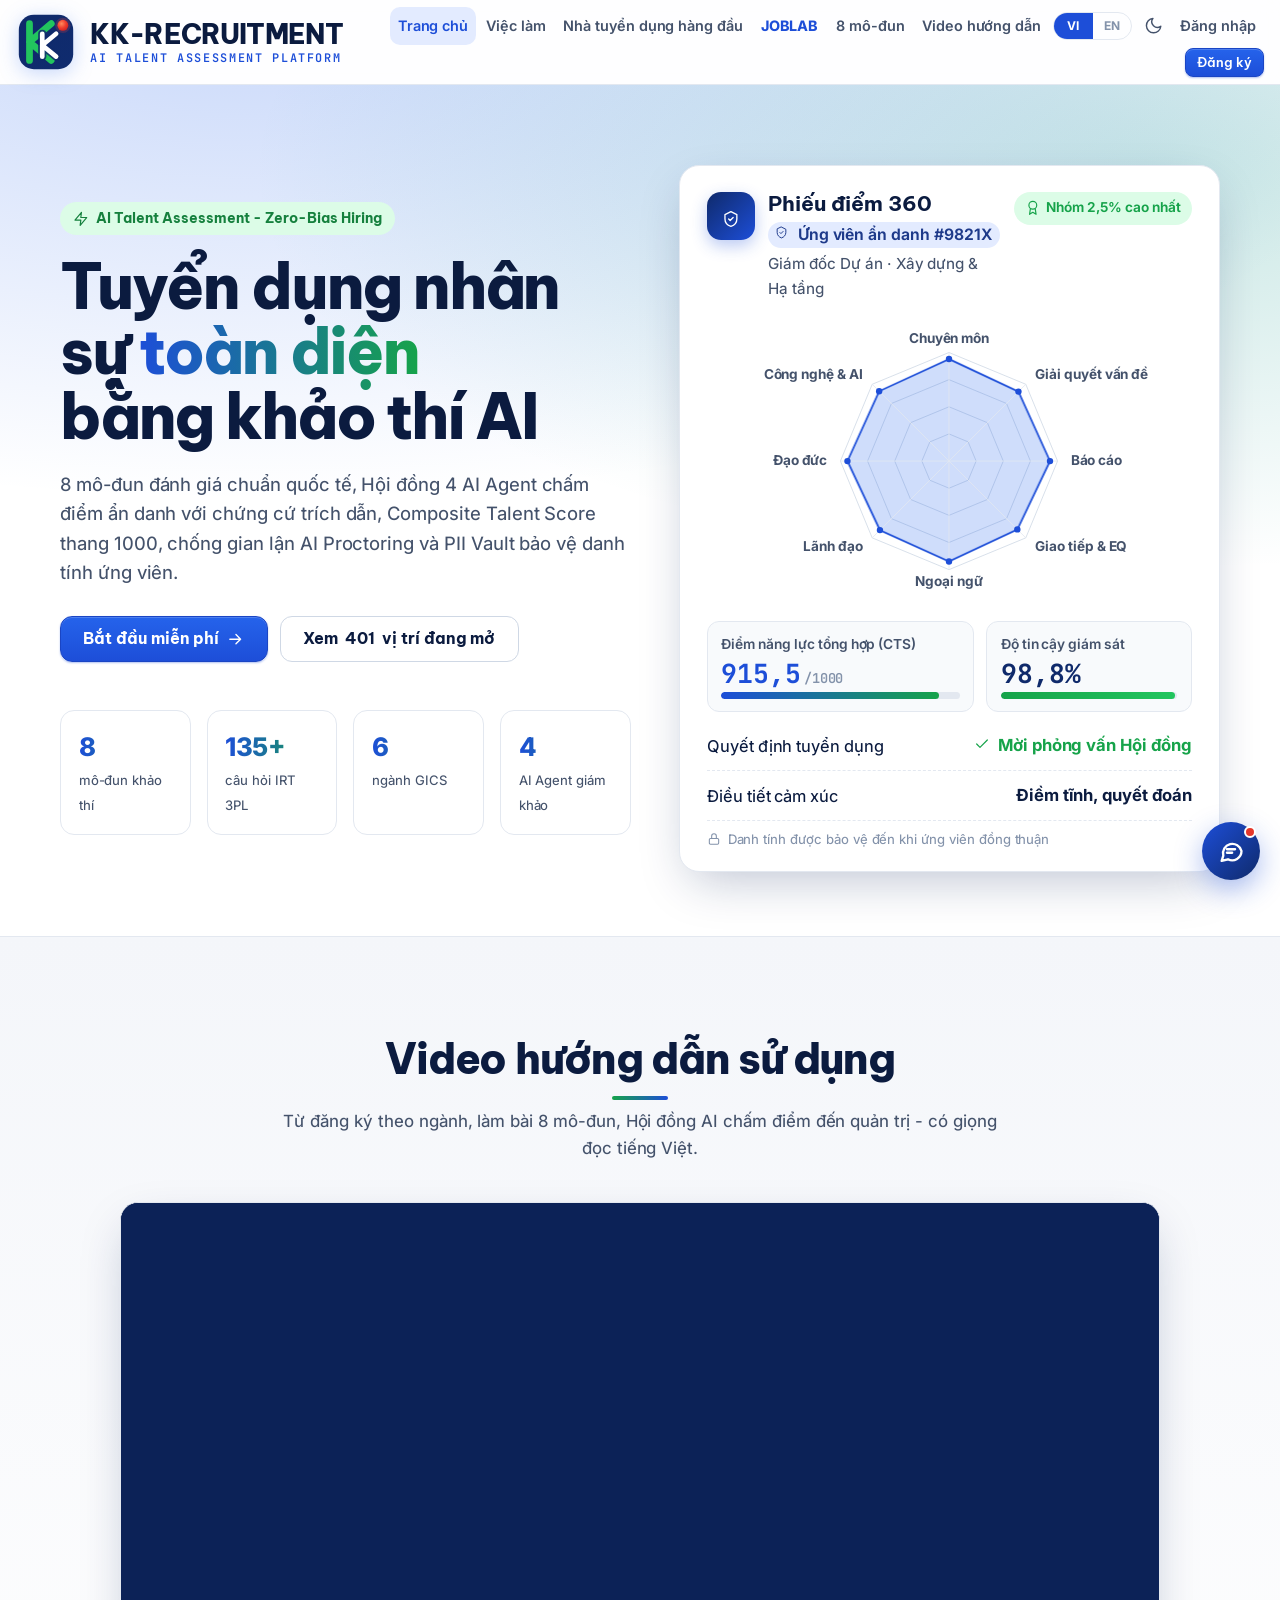
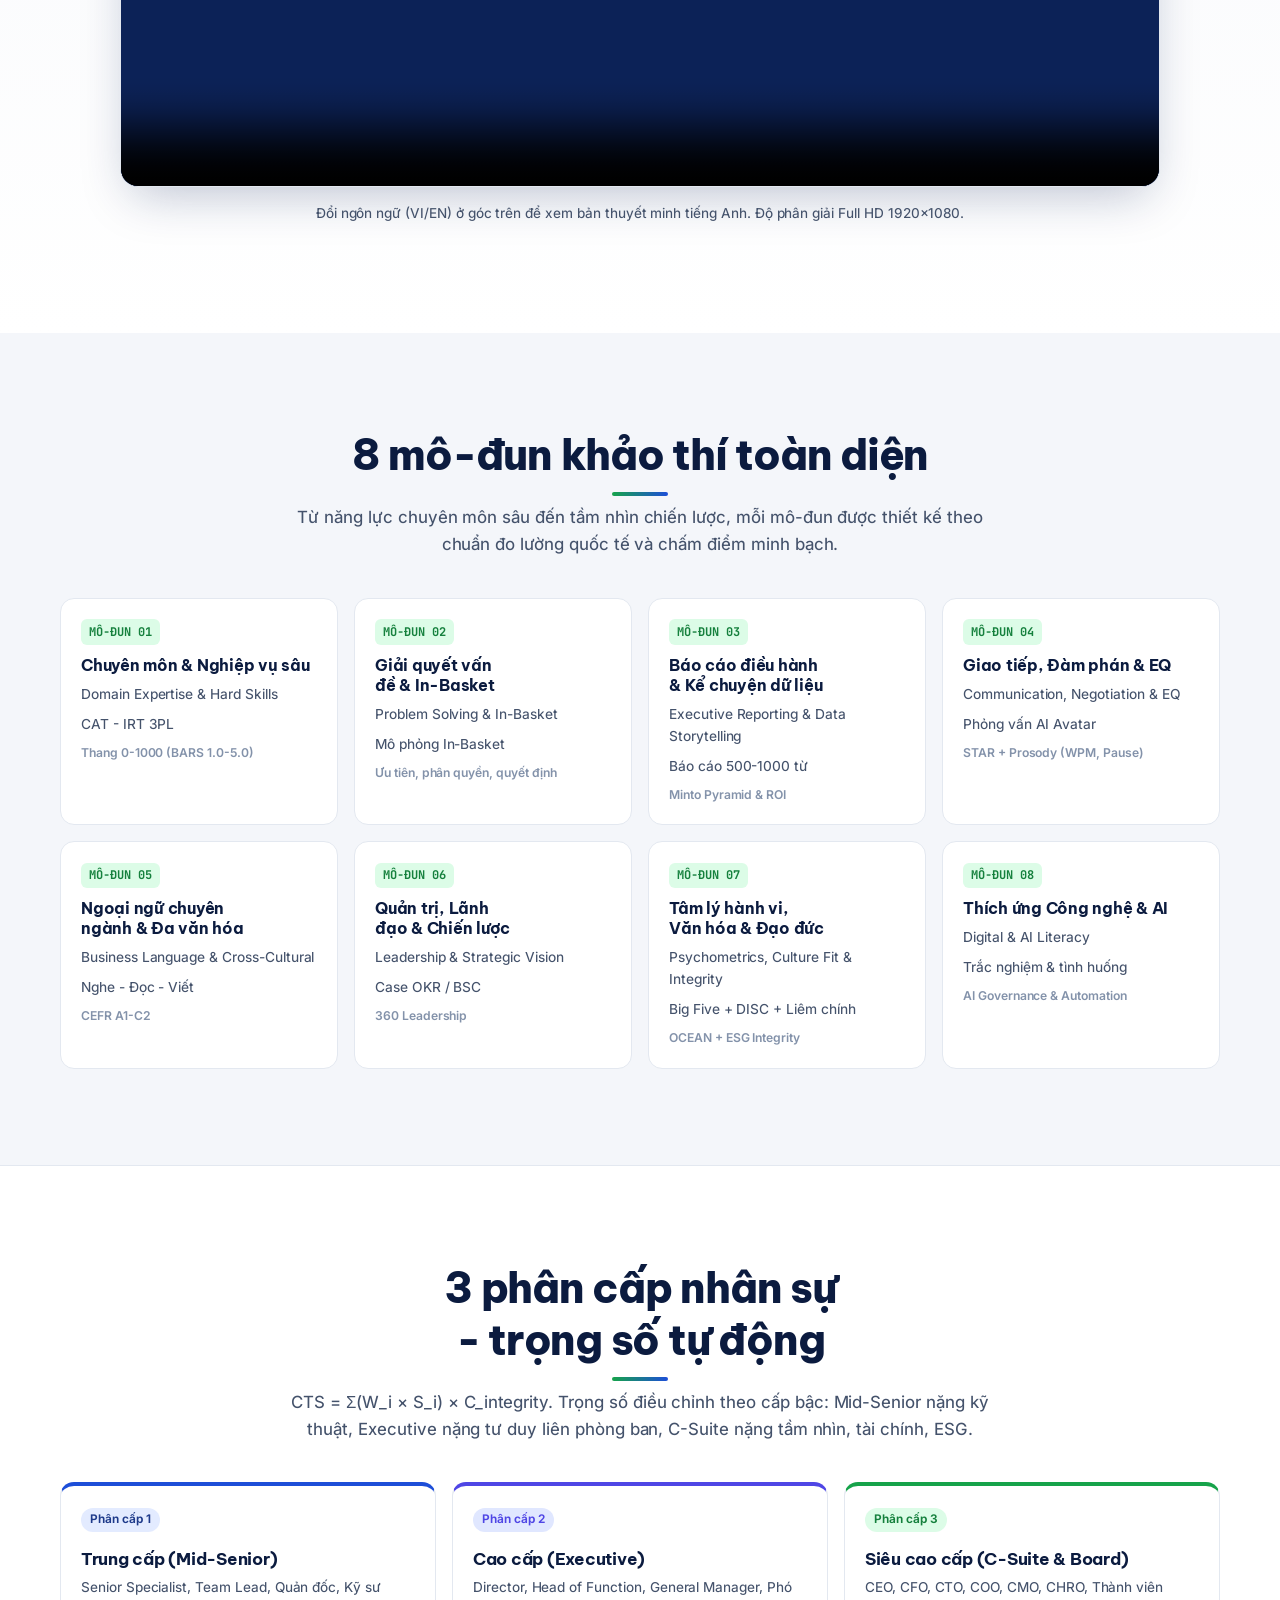
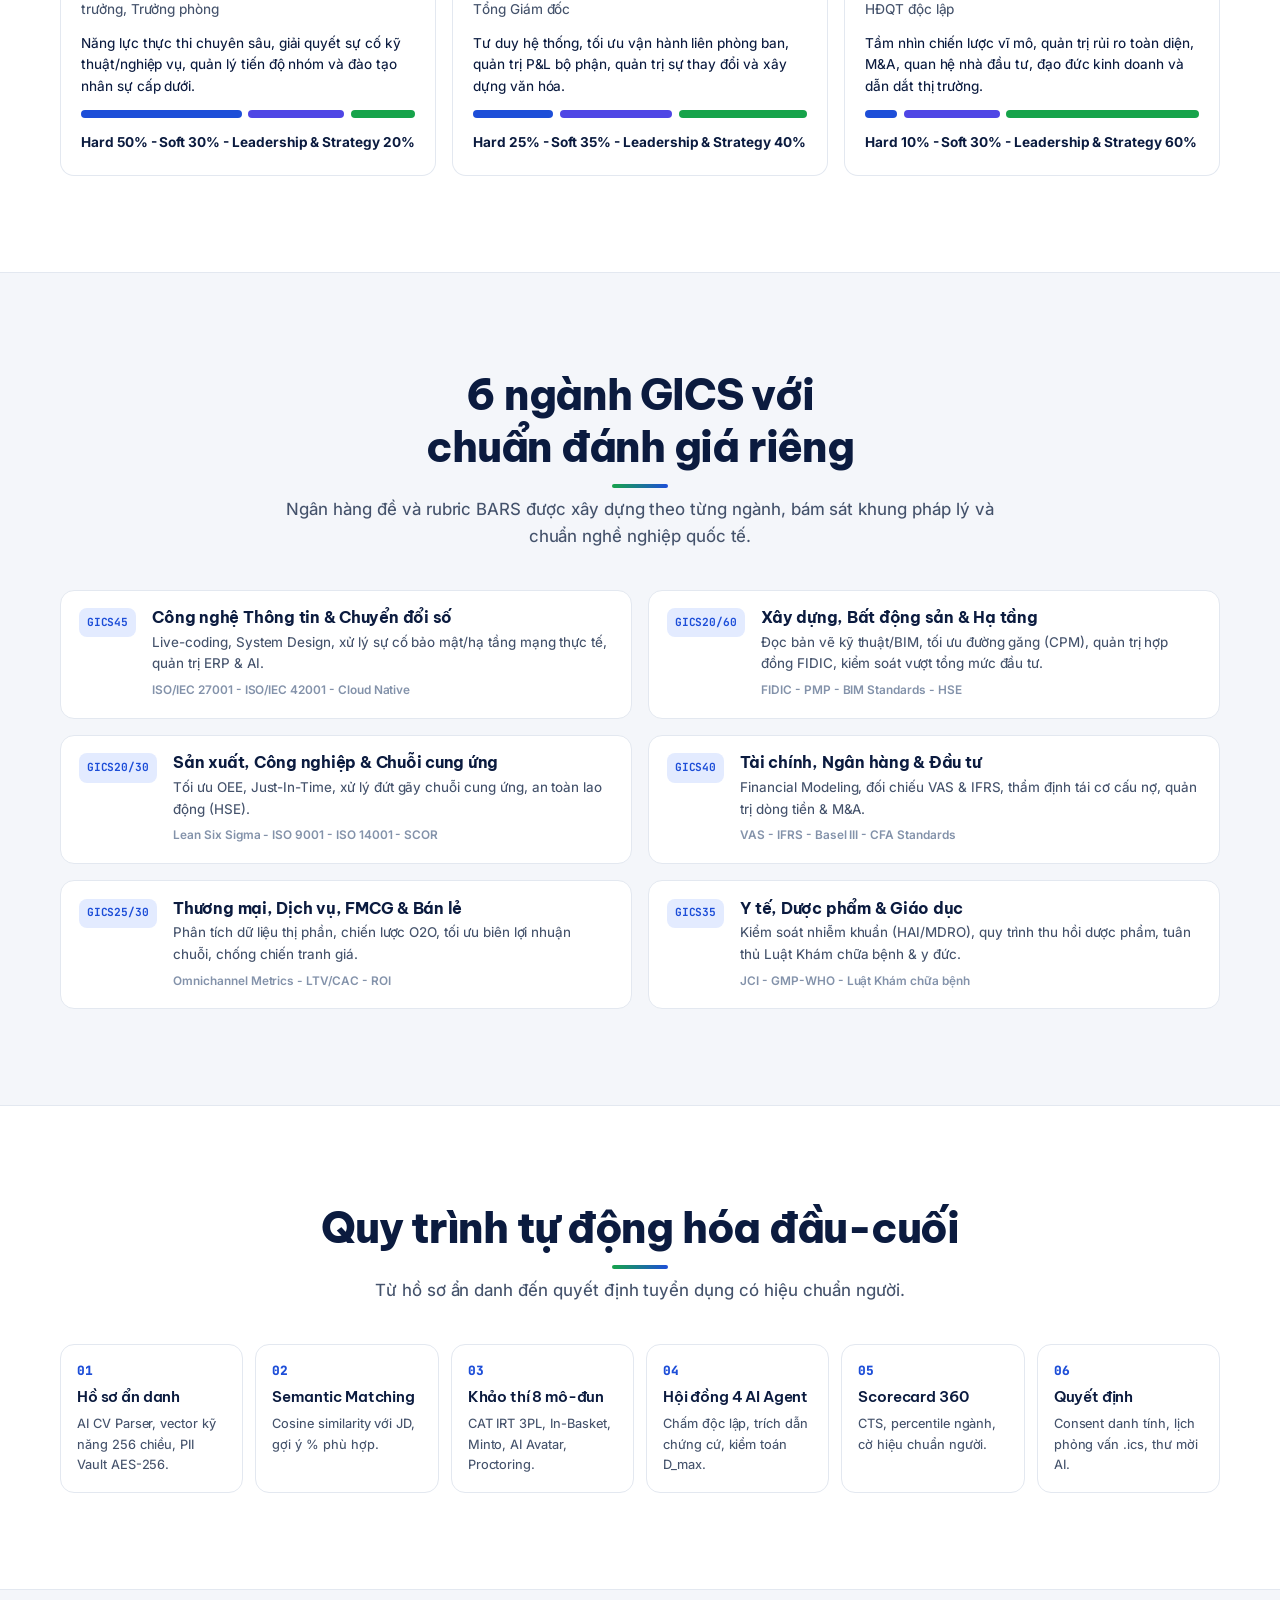
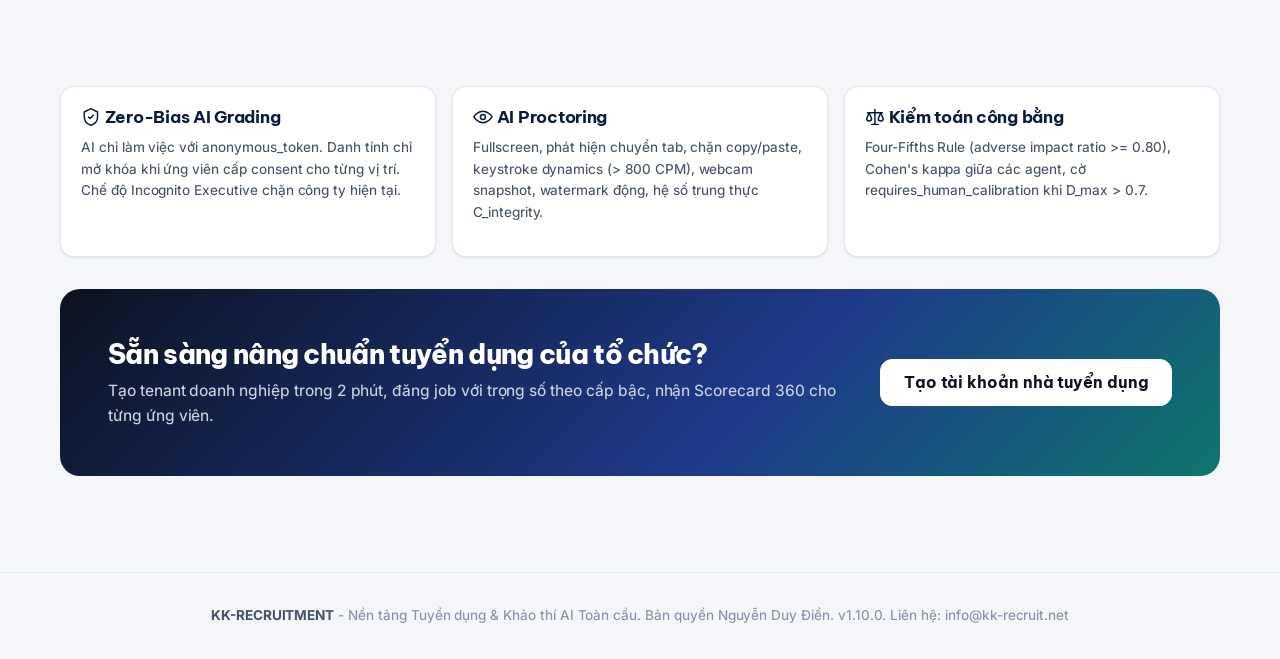
<file: index.html>
<!DOCTYPE html>
<!-- KK-RECRUITMENT v1.10.0 build 2026-11-11T03:48:00.364Z | 48 JS + 2 CSS + 1 vendor | 56616 dòng nguồn | Bản quyền Nguyễn Duy Điển | cloud nhiều tệp -->
<html lang="vi" data-theme="light">
<head>
<meta charset="UTF-8">
<meta name="viewport" content="width=device-width, initial-scale=1">
<meta http-equiv="Content-Security-Policy" content="default-src 'self'; script-src 'self' 'unsafe-inline' blob:; worker-src 'self' blob:; style-src 'self' 'unsafe-inline'; img-src 'self' data: blob: https://www.kk-recruit.net; media-src 'self' blob: mediastream: https://www.kk-recruit.net; connect-src 'self' https: http: wss: ws:; font-src 'self' data:; object-src 'none'; base-uri 'none'; form-action 'none';">
<meta name="description" content="KK-RECRUITMENT - Nền tảng Tuyển dụng & Khảo thí AI Toàn cầu. Bản quyền Nguyễn Duy Điển.">
<meta name="author" content="Nguyễn Duy Điển">
<meta name="kkr-version" content="1.10.0">
<title>KK-RECRUITMENT - Nền tảng Tuyển dụng & Khảo thí AI Toàn cầu</title><link rel="canonical" href="https://www.kk-recruit.net/">
<link rel="icon" href="data:image/svg+xml,%3Csvg xmlns='http://www.w3.org/2000/svg' viewBox='0 0 32 32' fill='none'%3E%3Cdefs%3E%3ClinearGradient id='kkBg' x1='0' y1='0' x2='32' y2='32'%3E%3Cstop stop-color='#0f2a6b'/%3E%3Cstop offset='1' stop-color='#1d4ed8'/%3E%3C/linearGradient%3E%3CradialGradient id='kkSun' cx='0.38' cy='0.35' r='0.75'%3E%3Cstop stop-color='#ff8a5c'/%3E%3Cstop offset='0.55' stop-color='#ef3b2d'/%3E%3Cstop offset='1' stop-color='#c81e1e'/%3E%3C/radialGradient%3E%3C/defs%3E%3Crect x='1.5' y='1.5' width='29' height='29' rx='8' fill='url(#kkBg)'/%3E%3Cpath d='M7.2 6.2v19.6M7.2 16l11.6-9.8M7.2 16l11.6 9.8' stroke='#22c55e' stroke-width='3.6' stroke-linecap='round' stroke-linejoin='round'/%3E%3Cpath d='M14 11.6v12.2M14 17.7l7.4-6.1M14 17.7l7.4 6.1' stroke='#0f2a6b' stroke-width='4.4' stroke-linecap='round' stroke-linejoin='round' opacity='.85'/%3E%3Cpath d='M14 11.6v12.2M14 17.7l7.4-6.1M14 17.7l7.4 6.1' stroke='#fff' stroke-width='2.5' stroke-linecap='round' stroke-linejoin='round'/%3E%3Ccircle cx='25' cy='7.1' r='4.1' fill='#ef4444' opacity='.22'/%3E%3Ccircle cx='25' cy='7.1' r='2.9' fill='url(#kkSun)'/%3E%3C/svg%3E">
<link rel="stylesheet" href="/assets/app.d5a9e2c233.css">
<link rel="preload" href="/assets/app.ed52f27c0b.js" as="script" fetchpriority="high">
<script>try{if(localStorage.getItem('kkr_lang')==='en')document.write('<script src="/assets/i18n-en.d30a9a5646.js"><\/script>')}catch(e){}</script>
<link rel="preconnect" href="https://kk-recruit-api.onrender.com" crossorigin>
<script>window.KKR_CONFIG={"apiBase":"https://kk-recruit-api.onrender.com/api/v1","mode":"backend","source":"pages","assets":{"qaReport":"/assets/qa-report.91f6e131a7.js","employersSeed":"/assets/employers-seed.025046af1a.js","i18nEn":"/assets/i18n-en.d30a9a5646.js","chatKb":"/assets/chat-kb.bbd0ac24b1.js","joblabContent1":"/assets/joblab-c1.07b153739f.js","joblabContent2":"/assets/joblab-c2.8d6e58c849.js","joblabContent3":"/assets/joblab-c3.d9ebfaf2bb.js","joblabContent4":"/assets/joblab-c4.26cecbce0d.js","joblabContent5":"/assets/joblab-c5.33b745aafc.js","joblabContent6":"/assets/joblab-c6.d78e741787.js","joblabContent7":"/assets/joblab-c7.265ba3128a.js","joblabContent8":"/assets/joblab-c8.a3ae18ee99.js","joblabContent9":"/assets/joblab-c9.8425eeb9a4.js","joblabContent10":"/assets/joblab-c10.8e544879b6.js","joblabContent11":"/assets/joblab-c11.11b694db64.js","joblabContent12":"/assets/joblab-c12.7505e57605.js","joblabContent13":"/assets/joblab-c13.b724c5d63d.js","joblabContent14":"/assets/joblab-c14.c4aaebb095.js","joblabContent15":"/assets/joblab-c15.2e968da0a3.js","joblabContent16":"/assets/joblab-c16.6c046c9a1d.js","joblabRoles":{"KK-001":"6527068566","KK-002":"8df0e29f7a","KK-003":"594da3f6a4","KK-004":"367e3afbe9","KK-005":"87c353bb5e","KK-006":"8bc9a9ea8c","KK-007":"bbe7e493cb","KK-008":"c3acbfddba","KK-026":"e951fc34d7","KK-027":"b89bd3f823","KK-028":"f5d825ffe1","KK-029":"74afca624c","KK-030":"1ca0f4e2ac","KK-031":"10b026b8a2","KK-032":"dcde246430","KK-033":"1c922c4220","KK-061":"5c98609e1c","KK-062":"c83ab15de8","KK-063":"184600c5f2","KK-064":"ecc255a81d","KK-065":"b7d653e845","KK-066":"6517a6306b","KK-067":"3dd46e958f","KK-111":"696bf3f8d7","KK-112":"5cef809420","KK-113":"cd05e99881","KK-114":"c3812c0e56","KK-115":"8da9ab3e3d","KK-116":"98fe706f24","KK-141":"4ad80651c9","KK-142":"e559f2c6f2","KK-143":"b92099723f","KK-144":"b1b45fb1a8","KK-145":"44cbe123fc","KK-146":"1c2434760d","KK-171":"70086ad8b9","KK-172":"08daf2a109","KK-173":"db02925aae","KK-174":"d1fff52751","KK-175":"55b69203d3","KK-176":"e516776be4","KK-177":"7df83b5592","KK-201":"7be248322d","KK-202":"ffad5ab657","KK-203":"ed46f242c5","KK-204":"10444682f6","KK-205":"35a197dee9","KK-206":"4add9fffd5","KK-231":"047b0dc19d","KK-232":"a0b5bf6ab4","KK-233":"9ec3dba65f","KK-234":"a3316f8b44","KK-235":"67a23fe37d","KK-236":"274efe8912","KK-237":"2d6eb83995","KK-238":"f87a5b71b9","KK-286":"96252b9989","KK-287":"7eff0b2be2","KK-288":"8b0152379f","KK-289":"eaa7fb2a43","KK-290":"1ca563f61c","KK-291":"364a236efb","KK-292":"476f0ce399","KK-331":"a48c651094","KK-332":"35af84d6c9","KK-333":"4f2a2a2f4a","KK-334":"6207a2f5c3","KK-335":"3fbf2cdb57","KK-336":"78622ef59c","KK-337":"5325c75767","KK-376":"d4c2889dee","KK-377":"0c3f46ace5","KK-378":"e6db94f3df","KK-379":"b808139f5d","KK-380":"bdf978af43","KK-381":"4f96f621c4","KK-382":"57ab84018a","KK-416":"3ba7345363","KK-417":"d57a07627c","KK-418":"215396f4a3","KK-419":"ae02b35e81","KK-420":"decf72b469","KK-421":"dc2feee116","KK-422":"5090988461","KK-461":"3e6602edf5","KK-462":"18c6046b11","KK-463":"b6a0a9d490","KK-464":"d2302474a3","KK-465":"62bacb9aca","KK-466":"7a6dbfe2d3","KK-467":"a1845c203f","KK-501":"be734dd805","KK-502":"268e62bfe2","KK-503":"6a53c2a383","KK-504":"ff43264897","KK-505":"655ceeee79","KK-506":"c616c821dc","KK-507":"91b1471875","KK-536":"ab498a544f","KK-537":"9c74bf0d33","KK-538":"24654a42c6","KK-539":"7a2100f841","KK-540":"502339420e","KK-541":"d0ccb15a15","KK-542":"e5d1653fed","KK-581":"b52c525b8e","KK-582":"08bdf0c68e","KK-583":"156211cc56","KK-584":"18600df0c3","KK-585":"2ae6437e07","KK-586":"b86bc0ab31","KK-587":"cdc892615b","KK-588":"5ad4967b0a","KK-631":"200199045f","KK-632":"0755a21b78","KK-633":"84130bebe4","KK-634":"3bd4f1dc65","KK-635":"adf83a01e4","KK-636":"13d78e29d8","KK-637":"1897b6abc4","KK-638":"48be8b3f10","KK-639":"69c560662f","KK-640":"2fc1224452","KK-641":"8686b3e0db","KK-642":"6580be3041","KK-711":"b2cd364eee","KK-712":"9df81bf75c","KK-713":"5b33f23d26","KK-714":"279e6c8868","KK-715":"1db463db21","KK-716":"d8d100455f","KK-717":"b84418a96c","KK-718":"060cff5a30","KK-719":"f8a9aa7c93","KK-720":"78b4485fab","KK-721":"baac1aaf29","KK-722":"c93a0caaee","KK-791":"4abe69cb16","KK-792":"6fd6617ea2","KK-793":"71eb504150","KK-794":"9798a82a8e","KK-795":"ceeb4db8ff","KK-796":"10efa2c37c","KK-797":"1168ad7ca8","KK-798":"b65b37c580","KK-799":"d4a10c77f1","KK-800":"d6e89950d2","KK-801":"3d402e3ba3","KK-866":"e15b04cf14","KK-867":"0d4f53884e","KK-868":"38b82bf921","KK-869":"2812ef5215","KK-870":"1533335e6f","KK-871":"a95fb604b1","KK-872":"c457b3aaee","KK-873":"1e838e96f2","KK-874":"c1d9511352","KK-875":"0ad3982ad2","KK-876":"3380d2c107","KK-936":"5e73e89bba","KK-937":"c567517e2a","KK-938":"438b0e2a27","KK-939":"593f6b369d","KK-940":"5c68f99c86","KK-941":"4a477924fc","KK-942":"89399fbc03","KK-943":"1c9a7c4712","KK-944":"96b5f2a1e9","KK-945":"3885767309","KK-951":"6bcfec1e0c","KK-952":"c4d6568ba6","KK-953":"1801c887bb","KK-954":"6a42b5f992","KK-955":"7cb6188423","KK-956":"5ce33db04e","KK-957":"4521002944","KK-958":"d69b262577","KK-963":"36b49046d0","KK-964":"472bf0646b","KK-965":"5f5877645a","KK-966":"6e5b41d3f5","KK-967":"27052b170b","KK-968":"c19c03771c","KK-969":"da1dccaad3","KK-970":"608e3cdfd4","KK-975":"d8d772a757","KK-976":"645e03f8b8","KK-977":"20589e7d43","KK-978":"ac02c66213","KK-979":"151348a075","KK-980":"1ef57dd6be","KK-981":"31d79c7ebc","KK-982":"fa34c8940c","KK-987":"4a15000aac","KK-988":"559e4f5d79","KK-989":"83e5a1d837","KK-990":"0edf4d7987","KK-991":"35ceac3fea","KK-992":"5cfadd194f","KK-993":"500ff4de4f"},"livekit":"/assets/livekit.bf9c741028.js"}};</script>
<style id="kkr-nav-fit">/* v1.10.1 (24/11/2026): thanh điều hướng công khai không tràn ngang ở màn hình 861-1439 px (laptop 1366/1280, máy tính bảng ngang). Lần build sau cần giữ khối này hoặc đưa vào CSS nguồn. */@media (min-width:861px) and (max-width:1439px){.pub-header .inner{gap:.75rem;padding-left:1rem;padding-right:1rem}.pub-nav{flex:0 1 auto;min-width:0;gap:.1rem}.pub-nav a{padding:.45rem .5rem}.pub-nav .lang-toggle{margin:0 .2rem}}@media (min-width:861px) and (max-width:1340px){.pub-header .inner{height:auto;min-height:var(--head-h);padding-top:.45rem;padding-bottom:.45rem}.pub-nav{flex-wrap:wrap;justify-content:flex-end;row-gap:.2rem}}</style>
</head>
<body>
<div id="app" data-prerender="vi"><header class="pub-header"><div class="inner"><a class="brand" href="#/"><svg viewBox="0 0 32 32" fill="none"><defs><linearGradient id="kkBg" x1="0" y1="0" x2="32" y2="32"><stop stop-color="#0f2a6b"></stop><stop offset="1" stop-color="#1d4ed8"></stop></linearGradient><radialGradient id="kkSun" cx="0.38" cy="0.35" r="0.75"><stop stop-color="#ff8a5c"></stop><stop offset="0.55" stop-color="#ef3b2d"></stop><stop offset="1" stop-color="#c81e1e"></stop></radialGradient></defs><rect x="1.5" y="1.5" width="29" height="29" rx="8" fill="url(#kkBg)"></rect><path d="M7.2 6.2v19.6M7.2 16l11.6-9.8M7.2 16l11.6 9.8" stroke="#22c55e" stroke-width="3.6" stroke-linecap="round" stroke-linejoin="round"></path><path d="M14 11.6v12.2M14 17.7l7.4-6.1M14 17.7l7.4 6.1" stroke="#0f2a6b" stroke-width="4.4" stroke-linecap="round" stroke-linejoin="round" opacity=".85"></path><path d="M14 11.6v12.2M14 17.7l7.4-6.1M14 17.7l7.4 6.1" stroke="#fff" stroke-width="2.5" stroke-linecap="round" stroke-linejoin="round"></path><circle cx="25" cy="7.1" r="4.1" fill="#ef4444" opacity=".22"></circle><circle cx="25" cy="7.1" r="2.9" fill="url(#kkSun)"></circle></svg><span>KK-RECRUITMENT<small>AI Talent Assessment Platform</small></span></a>
    <nav class="pub-nav"><a href="#/" data-nav="/" class="active">Trang chủ</a><a href="#/jobs" data-nav="/jobs">Việc làm</a><a href="#/employers" data-nav="/employers" class="hide-m">Nhà tuyển dụng hàng đầu</a><a href="#/joblab" data-nav="/joblab" class="pub-joblab">JOBLAB</a><a href="#/#modules" class="hide-m">8 mô-đun</a><a href="#/#guide" class="hide-m">Video hướng dẫn</a><span class="lang-toggle"><button class="active" data-lang="vi">VI</button><button class="" data-lang="en">EN</button></span><button class="icon-btn" id="theme-toggle" title="Giao diện"><svg viewBox="0 0 24 24"><path d="M21 12.8A9 9 0 1 1 11.2 3a7 7 0 0 0 9.8 9.8z"></path></svg></button><a href="#/login" data-nav="/login">Đăng nhập</a><a class="btn primary sm" href="#/register">Đăng ký</a></nav></div></header>
    <main class="pub-main" id="page"><section class="hero"><div class="container">
      <div><span class="eyebrow"><span class="ico "><svg viewBox="0 0 24 24"><path d="M13 2L3 14h9l-1 8 10-12h-9z"></path></svg></span> AI Talent Assessment - Zero-Bias Hiring</span>
        <h1>Tuyển dụng nhân sự <span>toàn diện</span> bằng khảo thí AI</h1>
        <p class="lead">8 mô-đun đánh giá chuẩn quốc tế, Hội đồng 4 AI Agent chấm điểm ẩn danh với chứng cứ trích dẫn, Composite Talent Score thang 1000, chống gian lận AI Proctoring và PII Vault bảo vệ danh tính ứng viên.</p>
        <div class="row"><a class="btn primary lg" href="#/register">Bắt đầu miễn phí <span class="ico "><svg viewBox="0 0 24 24"><path d="M5 12h14M13 6l6 6-6 6"></path></svg></span></a><a class="btn lg" href="#/jobs" id="ld-jobs-btn">Xem việc làm từ <em id="ld-jobs-n" class="ld-n">100</em> nhà tuyển dụng</a></div>
        <div class="stats-strip"><div class="stat"><b>8</b><span>mô-đun khảo thí</span></div><div class="stat"><b><em id="ld-items-n" class="ld-n">135</em>+</b><span>câu hỏi IRT 3PL</span></div><div class="stat"><b>6</b><span>ngành GICS</span></div><div class="stat"><b>4</b><span>AI Agent giám khảo</span></div></div></div>
      <div class="hero-visual"><div class="hero-card hc2">
        <div class="hc-head"><span class="hc-av"><span class="ico "><svg viewBox="0 0 24 24"><path d="M12 2l8 4v6c0 5-3.5 8.5-8 10-4.5-1.5-8-5-8-10V6z"></path><path d="M9 12l2 2 4-4"></path></svg></span></span><div class="hc-id"><b>Phiếu điểm 360</b><span class="hc-who"><span class="anon-tag" title="Mã ẩn danh (bảo vệ danh tính): CAND_ANON_9821X"><span class="ico"><svg viewBox="0 0 24 24"><path d="M12 2l8 4v6c0 5-3.5 8.5-8 10-4.5-1.5-8-5-8-10V6z"></path><path d="M9 12l2 2 4-4"></path></svg></span>Ứng viên ẩn danh #9821X</span></span><span class="hc-role">Giám đốc Dự án · Xây dựng &amp; Hạ tầng</span></div><span class="badge green hc-top"><span class="ico "><svg viewBox="0 0 24 24"><circle cx="12" cy="8" r="6"></circle><path d="M8.2 13.9L7 22l5-3 5 3-1.2-8.1"></path></svg></span> Nhóm 2,5% cao nhất</span></div>
        <div class="hc-radar"><svg class="radar" viewBox="-68 -23 476 385" width="100%" role="img"><polygon class="grid" points="170,136 194,146 204,170 194,194 170,204 146,194 136,170 146,146"></polygon><polygon class="grid" points="170,102 218.1,121.9 238,170 218.1,218.1 170,238 121.9,218.1 102,170 121.9,121.9"></polygon><polygon class="grid" points="170,68 242.1,97.9 272,170 242.1,242.1 170,272 97.9,242.1 68,170 97.9,97.9"></polygon><polygon class="grid" points="170,34 266.2,73.8 306,170 266.2,266.2 170,306 73.8,266.2 34,170 73.8,73.8"></polygon><polygon class="area" style="transform-origin:170px 170px" points="170,42.2 257,83 296.5,170 255.6,255.6 170,295.8 83.5,256.5 42.8,170 82.5,82.5"></polygon><g class="rx" tabindex="0" style="--d:0ms" aria-label="Chuyên môn: 940"><title>Chuyên môn: 940 / 1000</title><line class="axis" x1="170" y1="170" x2="170" y2="34"></line><circle class="halo" cx="170" cy="42.2" r="4"></circle><circle class="dot" cx="170" cy="42.2" r="4"></circle><text class="lbl" x="170" y="17.7" text-anchor="middle" dominant-baseline="middle">Chuyên môn</text><text class="val" x="170" y="31.2" text-anchor="middle">940</text></g><g class="rx" tabindex="0" style="--d:70ms" aria-label="Giải quyết vấn đề: 905"><title>Giải quyết vấn đề: 905 / 1000</title><line class="axis" x1="170" y1="170" x2="266.2" y2="73.8"></line><circle class="halo" cx="257" cy="83" r="4"></circle><circle class="dot" cx="257" cy="83" r="4"></circle><text class="lbl" x="277.7" y="62.3" text-anchor="start" dominant-baseline="middle">Giải quyết vấn đề</text><text class="val" x="257" y="72" text-anchor="middle">905</text></g><g class="rx" tabindex="0" style="--d:140ms" aria-label="Báo cáo: 930"><title>Báo cáo: 930 / 1000</title><line class="axis" x1="170" y1="170" x2="306" y2="170"></line><circle class="halo" cx="296.5" cy="170" r="4"></circle><circle class="dot" cx="296.5" cy="170" r="4"></circle><text class="lbl" x="322.3" y="170" text-anchor="start" dominant-baseline="middle">Báo cáo</text><text class="val" x="296.5" y="159" text-anchor="middle">930</text></g><g class="rx" tabindex="0" style="--d:210ms" aria-label="Giao tiếp &amp; EQ: 890"><title>Giao tiếp &amp; EQ: 890 / 1000</title><line class="axis" x1="170" y1="170" x2="266.2" y2="266.2"></line><circle class="halo" cx="255.6" cy="255.6" r="4"></circle><circle class="dot" cx="255.6" cy="255.6" r="4"></circle><text class="lbl" x="277.7" y="277.7" text-anchor="start" dominant-baseline="middle">Giao tiếp &amp; EQ</text><text class="val" x="255.6" y="244.6" text-anchor="middle">890</text></g><g class="rx" tabindex="0" style="--d:280ms" aria-label="Ngoại ngữ: 925"><title>Ngoại ngữ: 925 / 1000</title><line class="axis" x1="170" y1="170" x2="170" y2="306"></line><circle class="halo" cx="170" cy="295.8" r="4"></circle><circle class="dot" cx="170" cy="295.8" r="4"></circle><text class="lbl" x="170" y="322.3" text-anchor="middle" dominant-baseline="middle">Ngoại ngữ</text><text class="val" x="170" y="284.8" text-anchor="middle">925</text></g><g class="rx" tabindex="0" style="--d:350ms" aria-label="Lãnh đạo: 900"><title>Lãnh đạo: 900 / 1000</title><line class="axis" x1="170" y1="170" x2="73.8" y2="266.2"></line><circle class="halo" cx="83.5" cy="256.5" r="4"></circle><circle class="dot" cx="83.5" cy="256.5" r="4"></circle><text class="lbl" x="62.3" y="277.7" text-anchor="end" dominant-baseline="middle">Lãnh đạo</text><text class="val" x="83.5" y="245.5" text-anchor="middle">900</text></g><g class="rx" tabindex="0" style="--d:420ms" aria-label="Đạo đức: 935"><title>Đạo đức: 935 / 1000</title><line class="axis" x1="170" y1="170" x2="34" y2="170"></line><circle class="halo" cx="42.8" cy="170" r="4"></circle><circle class="dot" cx="42.8" cy="170" r="4"></circle><text class="lbl" x="17.7" y="170" text-anchor="end" dominant-baseline="middle">Đạo đức</text><text class="val" x="42.8" y="159" text-anchor="middle">935</text></g><g class="rx" tabindex="0" style="--d:490ms" aria-label="Công nghệ &amp; AI: 910"><title>Công nghệ &amp; AI: 910 / 1000</title><line class="axis" x1="170" y1="170" x2="73.8" y2="73.8"></line><circle class="halo" cx="82.5" cy="82.5" r="4"></circle><circle class="dot" cx="82.5" cy="82.5" r="4"></circle><text class="lbl" x="62.3" y="62.3" text-anchor="end" dominant-baseline="middle">Công nghệ &amp; AI</text><text class="val" x="82.5" y="71.5" text-anchor="middle">910</text></g></svg></div>
        <div class="hc-kpis">
          <div class="hc-kpi main"><span>Điểm năng lực tổng hợp (CTS)</span><b>915,5<small>/1000</small></b><i class="hc-bar"><em style="width:91.55%"></em></i></div>
          <div class="hc-kpi"><span>Độ tin cậy giám sát</span><b>98,8%</b><i class="hc-bar ok"><em style="width:98.8%"></em></i></div>
        </div>
        <div class="mini-row"><span>Quyết định tuyển dụng</span><b class="hc-chip"><span class="ico "><svg viewBox="0 0 24 24"><path d="M20 6L9 17l-5-5"></path></svg></span> Mời phỏng vấn Hội đồng</b></div>
        <div class="mini-row"><span>Điều tiết cảm xúc</span><b>Điềm tĩnh, quyết đoán</b></div>
        <div class="hc-foot"><span class="ico "><svg viewBox="0 0 24 24"><rect x="4" y="11" width="16" height="10" rx="2"></rect><path d="M8 11V7a4 4 0 0 1 8 0v4"></path></svg></span> Danh tính được bảo vệ đến khi ứng viên đồng thuận</div></div></div></div></section>
    <section class="section guide-sec" id="guide"><div class="container"><div class="section-head"><h2>Video hướng dẫn sử dụng</h2><p>Từ đăng ký theo ngành, làm bài 8 mô-đun, Hội đồng AI chấm điểm đến quản trị - có giọng đọc tiếng Việt.</p></div>
      <div class="guide-video"><video controls="" preload="none" playsinline="" poster="https://www.kk-recruit.net/videos/kk-guide-poster-vi.jpg" src="https://www.kk-recruit.net/videos/kk-recruitment-guide-vi.mp4"></video></div>
      <p class="small muted center mt">Đổi ngôn ngữ (VI/EN) ở góc trên để xem bản thuyết minh tiếng Anh. Độ phân giải Full HD 1920x1080.</p></div></section>
    <section class="section" id="modules"><div class="container"><div class="section-head"><h2>8 mô-đun khảo thí toàn diện</h2><p>Từ năng lực chuyên môn sâu đến tầm nhìn chiến lược, mỗi mô-đun được thiết kế theo chuẩn đo lường quốc tế và chấm điểm minh bạch.</p></div>
      <div class="grid c4"><div class="module-card"><span class="num">MÔ-ĐUN 01</span><h3>Chuyên môn &amp; Nghiệp vụ sâu</h3><p>Domain Expertise &amp; Hard Skills</p><p>CAT - IRT 3PL</p><div class="meta">Thang 0-1000 (BARS 1.0-5.0)</div></div><div class="module-card"><span class="num">MÔ-ĐUN 02</span><h3>Giải quyết vấn đề &amp; In-Basket</h3><p>Problem Solving &amp; In-Basket</p><p>Mô phỏng In-Basket</p><div class="meta">Ưu tiên, phân quyền, quyết định</div></div><div class="module-card"><span class="num">MÔ-ĐUN 03</span><h3>Báo cáo điều hành &amp; Kể chuyện dữ liệu</h3><p>Executive Reporting &amp; Data Storytelling</p><p>Báo cáo 500-1000 từ</p><div class="meta">Minto Pyramid &amp; ROI</div></div><div class="module-card"><span class="num">MÔ-ĐUN 04</span><h3>Giao tiếp, Đàm phán &amp; EQ</h3><p>Communication, Negotiation &amp; EQ</p><p>Phỏng vấn AI Avatar</p><div class="meta">STAR + Prosody (WPM, Pause)</div></div><div class="module-card"><span class="num">MÔ-ĐUN 05</span><h3>Ngoại ngữ chuyên ngành &amp; Đa văn hóa</h3><p>Business Language &amp; Cross-Cultural</p><p>Nghe - Đọc - Viết</p><div class="meta">CEFR A1-C2</div></div><div class="module-card"><span class="num">MÔ-ĐUN 06</span><h3>Quản trị, Lãnh đạo &amp; Chiến lược</h3><p>Leadership &amp; Strategic Vision</p><p>Case OKR / BSC</p><div class="meta">360 Leadership</div></div><div class="module-card"><span class="num">MÔ-ĐUN 07</span><h3>Tâm lý hành vi, Văn hóa &amp; Đạo đức</h3><p>Psychometrics, Culture Fit &amp; Integrity</p><p>Big Five + DISC + Liêm chính</p><div class="meta">OCEAN + ESG Integrity</div></div><div class="module-card"><span class="num">MÔ-ĐUN 08</span><h3>Thích ứng Công nghệ &amp; AI</h3><p>Digital &amp; AI Literacy</p><p>Trắc nghiệm &amp; tình huống</p><div class="meta">AI Governance &amp; Automation</div></div></div></div></section>
    <section class="section alt"><div class="container"><div class="section-head"><h2>3 phân cấp nhân sự - trọng số tự động</h2><p>CTS = Σ(W_i × S_i) × C_integrity. Trọng số điều chỉnh theo cấp bậc: Mid-Senior nặng kỹ thuật, Executive nặng tư duy liên phòng ban, C-Suite nặng tầm nhìn, tài chính, ESG.</p></div>
      <div class="grid c3"><div class="tier-card t1"><span class="badge blue">Phân cấp 1</span><h3 class="mt">Trung cấp (Mid-Senior)</h3><p class="small muted">Senior Specialist, Team Lead, Quản đốc, Kỹ sư trưởng, Trưởng phòng</p><p class="small">Năng lực thực thi chuyên sâu, giải quyết sự cố kỹ thuật/nghiệp vụ, quản lý tiến độ nhóm và đào tạo nhân sự cấp dưới.</p><div class="mix"><span class="h" style="flex:50"></span><span class="s" style="flex:30"></span><span class="l" style="flex:20"></span></div><b class="small">Hard 50% - Soft 30% - Leadership &amp; Strategy 20%</b></div><div class="tier-card t2"><span class="badge indigo">Phân cấp 2</span><h3 class="mt">Cao cấp (Executive)</h3><p class="small muted">Director, Head of Function, General Manager, Phó Tổng Giám đốc</p><p class="small">Tư duy hệ thống, tối ưu vận hành liên phòng ban, quản trị P&amp;L bộ phận, quản trị sự thay đổi và xây dựng văn hóa.</p><div class="mix"><span class="h" style="flex:25"></span><span class="s" style="flex:35"></span><span class="l" style="flex:40"></span></div><b class="small">Hard 25% - Soft 35% - Leadership &amp; Strategy 40%</b></div><div class="tier-card t3"><span class="badge teal">Phân cấp 3</span><h3 class="mt">Siêu cao cấp (C-Suite &amp; Board)</h3><p class="small muted">CEO, CFO, CTO, COO, CMO, CHRO, Thành viên HĐQT độc lập</p><p class="small">Tầm nhìn chiến lược vĩ mô, quản trị rủi ro toàn diện, M&amp;A, quan hệ nhà đầu tư, đạo đức kinh doanh và dẫn dắt thị trường.</p><div class="mix"><span class="h" style="flex:10"></span><span class="s" style="flex:30"></span><span class="l" style="flex:60"></span></div><b class="small">Hard 10% - Soft 30% - Leadership &amp; Strategy 60%</b></div></div></div></section>
    <section class="section"><div class="container"><div class="section-head"><h2>6 ngành GICS với chuẩn đánh giá riêng</h2><p>Ngân hàng đề và rubric BARS được xây dựng theo từng ngành, bám sát khung pháp lý và chuẩn nghề nghiệp quốc tế.</p></div>
      <div class="grid c2"><div class="industry-card"><span class="code">GICS45</span><div><h3>Công nghệ Thông tin &amp; Chuyển đổi số</h3><p>Live-coding, System Design, xử lý sự cố bảo mật/hạ tầng mạng thực tế, quản trị ERP &amp; AI.</p><div class="std">ISO/IEC 27001 - ISO/IEC 42001 - Cloud Native</div></div></div><div class="industry-card"><span class="code">GICS20/60</span><div><h3>Xây dựng, Bất động sản &amp; Hạ tầng</h3><p>Đọc bản vẽ kỹ thuật/BIM, tối ưu đường găng (CPM), quản trị hợp đồng FIDIC, kiểm soát vượt tổng mức đầu tư.</p><div class="std">FIDIC - PMP - BIM Standards - HSE</div></div></div><div class="industry-card"><span class="code">GICS20/30</span><div><h3>Sản xuất, Công nghiệp &amp; Chuỗi cung ứng</h3><p>Tối ưu OEE, Just-In-Time, xử lý đứt gãy chuỗi cung ứng, an toàn lao động (HSE).</p><div class="std">Lean Six Sigma - ISO 9001 - ISO 14001 - SCOR</div></div></div><div class="industry-card"><span class="code">GICS40</span><div><h3>Tài chính, Ngân hàng &amp; Đầu tư</h3><p>Financial Modeling, đối chiếu VAS &amp; IFRS, thẩm định tái cơ cấu nợ, quản trị dòng tiền &amp; M&amp;A.</p><div class="std">VAS - IFRS - Basel III - CFA Standards</div></div></div><div class="industry-card"><span class="code">GICS25/30</span><div><h3>Thương mại, Dịch vụ, FMCG &amp; Bán lẻ</h3><p>Phân tích dữ liệu thị phần, chiến lược O2O, tối ưu biên lợi nhuận chuỗi, chống chiến tranh giá.</p><div class="std">Omnichannel Metrics - LTV/CAC - ROI</div></div></div><div class="industry-card"><span class="code">GICS35</span><div><h3>Y tế, Dược phẩm &amp; Giáo dục</h3><p>Kiểm soát nhiễm khuẩn (HAI/MDRO), quy trình thu hồi dược phẩm, tuân thủ Luật Khám chữa bệnh &amp; y đức.</p><div class="std">JCI - GMP-WHO - Luật Khám chữa bệnh</div></div></div></div></div></section>
    <section class="section alt"><div class="container"><div class="section-head"><h2>Quy trình tự động hóa đầu-cuối</h2><p>Từ hồ sơ ẩn danh đến quyết định tuyển dụng có hiệu chuẩn người.</p></div>
      <div class="steps"><div class="step"><h4>Hồ sơ ẩn danh</h4><p>AI CV Parser, vector kỹ năng 256 chiều, PII Vault AES-256.</p></div><div class="step"><h4>Semantic Matching</h4><p>Cosine similarity với JD, gợi ý % phù hợp.</p></div><div class="step"><h4>Khảo thí 8 mô-đun</h4><p>CAT IRT 3PL, In-Basket, Minto, AI Avatar, Proctoring.</p></div><div class="step"><h4>Hội đồng 4 AI Agent</h4><p>Chấm độc lập, trích dẫn chứng cứ, kiểm toán D_max.</p></div><div class="step"><h4>Scorecard 360</h4><p>CTS, percentile ngành, cờ hiệu chuẩn người.</p></div><div class="step"><h4>Quyết định</h4><p>Consent danh tính, lịch phỏng vấn .ics, thư mời AI.</p></div></div></div></section>
    <section class="section"><div class="container"><div class="grid c3"><div class="card"><h3><span class="ico "><svg viewBox="0 0 24 24"><path d="M12 2l8 4v6c0 5-3.5 8.5-8 10-4.5-1.5-8-5-8-10V6z"></path><path d="M9 12l2 2 4-4"></path></svg></span> Zero-Bias AI Grading</h3><p class="small muted">AI chỉ làm việc với anonymous_token. Danh tính chỉ mở khóa khi ứng viên cấp consent cho từng vị trí. Chế độ Incognito Executive chặn công ty hiện tại.</p></div><div class="card"><h3><span class="ico "><svg viewBox="0 0 24 24"><path d="M1 12s4-7 11-7 11 7 11 7-4 7-11 7S1 12 1 12z"></path><circle cx="12" cy="12" r="3"></circle></svg></span> AI Proctoring</h3><p class="small muted">Fullscreen, phát hiện chuyển tab, chặn copy/paste, keystroke dynamics (&gt; 800 CPM), webcam snapshot, watermark động, hệ số trung thực C_integrity.</p></div><div class="card"><h3><span class="ico "><svg viewBox="0 0 24 24"><path d="M12 3v18M3 7h18M5 7l-3 7a3 3 0 0 0 6 0L5 7zM19 7l-3 7a3 3 0 0 0 6 0l-3-7M8 21h8"></path></svg></span> Kiểm toán công bằng</h3><p class="small muted">Four-Fifths Rule (adverse impact ratio &gt;= 0.80), Cohen's kappa giữa các agent, cờ requires_human_calibration khi D_max &gt; 0.7.</p></div></div>
      <div class="cta mt2"><div><h2>Sẵn sàng nâng chuẩn tuyển dụng của tổ chức?</h2><p>Tạo tenant doanh nghiệp trong 2 phút, đăng job với trọng số theo cấp bậc, nhận Scorecard 360 cho từng ứng viên.</p></div><a class="btn lg" href="#/register">Tạo tài khoản nhà tuyển dụng</a></div></div></section></main>
    <footer class="pub-footer"><b>KK-RECRUITMENT</b> - Nền tảng Tuyển dụng &amp; Khảo thí AI Toàn cầu. Bản quyền Nguyễn Duy Điển. v1.10.0. <span class="kk-contact">Liên hệ: <a href="mailto:info@kk-recruit.net" style="color:inherit">info@kk-recruit.net</a></span></footer></div>
<script>(function(){try{var d=document.documentElement,t=localStorage.getItem('kkr_theme');if(t)d.setAttribute('data-theme',t);var h=location.hash||'',l=localStorage.getItem('kkr_lang')||'vi';if((h&&h!=='#'&&h!=='#/'&&h.indexOf('#/?')!==0)||l!=='vi'||location.pathname.length>1){var a=document.getElementById('app');a.removeAttribute('data-prerender');a.innerHTML="<div class=\"loader-wrap\"><div class=\"loader-box\"><div class=\"spinner\"></div><div class=\"loader-msg\">Đang khởi động KK-RECRUITMENT... / Starting KK-RECRUITMENT...</div></div></div>";}}catch(e){}})();</script>
<noscript><div class="container narrow"><div class="card"><h2>Cần bật JavaScript / JavaScript required</h2><p>KK-RECRUITMENT là ứng dụng web chạy hoàn toàn trên trình duyệt. KK-RECRUITMENT runs entirely in your browser.</p></div></div></noscript>

<script src="/assets/app.ed52f27c0b.js" fetchpriority="high"></script>
<script>if('serviceWorker' in navigator&&location.protocol==='https:')addEventListener('load',function(){navigator.serviceWorker.register('/sw.js').catch(function(){})});</script>
<script>(function(){function add(){var f=document.querySelector('footer.pub-footer');if(!f||f.querySelector('.kk-contact'))return;var s=document.createElement('span');s.className='kk-contact';s.innerHTML=' '+(document.documentElement.lang==='en'?'Contact':'Liên hệ')+': <a href="mailto:info@kk-recruit.net" style="color:inherit">info@kk-recruit.net</a>';f.appendChild(s)}new MutationObserver(add).observe(document.documentElement,{childList:true,subtree:true});add()})();</script></body>
</html>
</file>
<file: assets/app.d5a9e2c233.css>
@font-face{font-family:Be Vietnam Pro;font-style:normal;font-display:swap;font-weight:500;src:url(fonts/f0.86341610cb.woff2) format("woff2");unicode-range:U+0102-0103,U+0110-0111,U+0128-0129,U+0168-0169,U+01A0-01A1,U+01AF-01B0,U+0300-0301,U+0303-0304,U+0308-0309,U+0323,U+0329,U+1EA0-1EF9,U+20AB}@font-face{font-family:Be Vietnam Pro;font-style:normal;font-display:swap;font-weight:500;src:url(fonts/f1.b621f77d35.woff2) format("woff2");unicode-range:U+0000-00FF,U+0131,U+0152-0153,U+02BB-02BC,U+02C6,U+02DA,U+02DC,U+0304,U+0308,U+0329,U+2000-206F,U+20AC,U+2122,U+2191,U+2193,U+2212,U+2215,U+FEFF,U+FFFD}@font-face{font-family:Be Vietnam Pro;font-style:normal;font-display:swap;font-weight:600;src:url(fonts/f2.97658c6f9a.woff2) format("woff2");unicode-range:U+0102-0103,U+0110-0111,U+0128-0129,U+0168-0169,U+01A0-01A1,U+01AF-01B0,U+0300-0301,U+0303-0304,U+0308-0309,U+0323,U+0329,U+1EA0-1EF9,U+20AB}@font-face{font-family:Be Vietnam Pro;font-style:normal;font-display:swap;font-weight:600;src:url(fonts/f3.9503dec2a7.woff2) format("woff2");unicode-range:U+0000-00FF,U+0131,U+0152-0153,U+02BB-02BC,U+02C6,U+02DA,U+02DC,U+0304,U+0308,U+0329,U+2000-206F,U+20AC,U+2122,U+2191,U+2193,U+2212,U+2215,U+FEFF,U+FFFD}@font-face{font-family:Be Vietnam Pro;font-style:normal;font-display:swap;font-weight:700;src:url(fonts/f4.4f58af2d1c.woff2) format("woff2");unicode-range:U+0102-0103,U+0110-0111,U+0128-0129,U+0168-0169,U+01A0-01A1,U+01AF-01B0,U+0300-0301,U+0303-0304,U+0308-0309,U+0323,U+0329,U+1EA0-1EF9,U+20AB}@font-face{font-family:Be Vietnam Pro;font-style:normal;font-display:swap;font-weight:700;src:url(fonts/f5.a193dd8769.woff2) format("woff2");unicode-range:U+0000-00FF,U+0131,U+0152-0153,U+02BB-02BC,U+02C6,U+02DA,U+02DC,U+0304,U+0308,U+0329,U+2000-206F,U+20AC,U+2122,U+2191,U+2193,U+2212,U+2215,U+FEFF,U+FFFD}@font-face{font-family:Be Vietnam Pro;font-style:normal;font-display:swap;font-weight:800;src:url(fonts/f6.26b241d1d5.woff2) format("woff2");unicode-range:U+0102-0103,U+0110-0111,U+0128-0129,U+0168-0169,U+01A0-01A1,U+01AF-01B0,U+0300-0301,U+0303-0304,U+0308-0309,U+0323,U+0329,U+1EA0-1EF9,U+20AB}@font-face{font-family:Be Vietnam Pro;font-style:normal;font-display:swap;font-weight:800;src:url(fonts/f7.7c5d087118.woff2) format("woff2");unicode-range:U+0000-00FF,U+0131,U+0152-0153,U+02BB-02BC,U+02C6,U+02DA,U+02DC,U+0304,U+0308,U+0329,U+2000-206F,U+20AC,U+2122,U+2191,U+2193,U+2212,U+2215,U+FEFF,U+FFFD}@font-face{font-family:Inter;font-style:normal;font-display:swap;font-weight:100 900;src:url(fonts/f8.5c66f9e07e.woff2) format("woff2");unicode-range:U+0102-0103,U+0110-0111,U+0128-0129,U+0168-0169,U+01A0-01A1,U+01AF-01B0,U+0300-0301,U+0303-0304,U+0308-0309,U+0323,U+0329,U+1EA0-1EF9,U+20AB}@font-face{font-family:JetBrains Mono;font-style:normal;font-display:swap;font-weight:100 800;src:url(fonts/f9.2288795da8.woff2) format("woff2");unicode-range:U+0102-0103,U+0110-0111,U+0128-0129,U+0168-0169,U+01A0-01A1,U+01AF-01B0,U+0300-0301,U+0303-0304,U+0308-0309,U+0323,U+0329,U+1EA0-1EF9,U+20AB}@font-face{font-family:Inter;font-style:normal;font-display:swap;font-weight:100 900;src:url(fonts/f10.3100e775e8.woff2) format("woff2");unicode-range:U+0000-00FF,U+0131,U+0152-0153,U+02BB-02BC,U+02C6,U+02DA,U+02DC,U+0304,U+0308,U+0329,U+2000-206F,U+20AC,U+2122,U+2191,U+2193,U+2212,U+2215,U+FEFF,U+FFFD}@font-face{font-family:JetBrains Mono;font-style:normal;font-display:swap;font-weight:100 800;src:url(fonts/f11.18be452724.woff2) format("woff2");unicode-range:U+0000-00FF,U+0131,U+0152-0153,U+02BB-02BC,U+02C6,U+02DA,U+02DC,U+0304,U+0308,U+0329,U+2000-206F,U+20AC,U+2122,U+2191,U+2193,U+2212,U+2215,U+FEFF,U+FFFD}:root{--font-head: "Be Vietnam Pro", "Inter", -apple-system, BlinkMacSystemFont, "Segoe UI", Roboto, Arial, sans-serif;--font: "Inter", "Be Vietnam Pro", -apple-system, BlinkMacSystemFont, "Segoe UI", Roboto, "Helvetica Neue", Arial, "Noto Sans", sans-serif;--mono: "JetBrains Mono", ui-monospace, SFMono-Regular, Menlo, Consolas, monospace;--bg: #f3f5f9;--bg2: #ffffff;--bg3: #eef1f6;--surface: #ffffff;--surface2: #f7f9fc;--text: #0f172a;--text2: #475569;--text3: #94a3b8;--border: #e2e8f0;--border2: #cbd5e1;--primary: #1d4ed8;--primary2: #2563eb;--primary-soft: #dbeafe;--primary-text: #1e40af;--accent: #0d9488;--accent-soft: #ccfbf1;--accent-text: #0f766e;--indigo: #4f46e5;--indigo-soft: #e0e7ff;--purple: #7c3aed;--purple-soft: #ede9fe;--amber: #d97706;--amber-soft: #fef3c7;--red: #dc2626;--red-soft: #fee2e2;--green: #16a34a;--green-soft: #dcfce7;--sidebar: #0b1220;--sidebar-text: #cbd5e1;--sidebar-active: rgba(59, 130, 246, .18);--shadow: 0 1px 2px rgba(15, 23, 42, .05), 0 4px 16px rgba(15, 23, 42, .06);--shadow-lg: 0 10px 40px rgba(15, 23, 42, .15);--radius: 12px;--radius-sm: 8px;--radius-lg: 18px;--nav-w: 256px;--head-h: 64px}:root[data-theme=dark]{--bg: #0b1220;--bg2: #111a2e;--bg3: #0f172a;--surface: #131c31;--surface2: #182341;--text: #e5e9f2;--text2: #a3b0c6;--text3: #6b7a94;--border: #243049;--border2: #324161;--primary: #3b82f6;--primary2: #60a5fa;--primary-soft: rgba(59, 130, 246, .16);--primary-text: #93c5fd;--accent: #14b8a6;--accent-soft: rgba(20, 184, 166, .16);--accent-text: #5eead4;--indigo: #818cf8;--indigo-soft: rgba(129, 140, 248, .16);--purple: #a78bfa;--purple-soft: rgba(167, 139, 250, .16);--amber: #fbbf24;--amber-soft: rgba(251, 191, 36, .14);--red: #f87171;--red-soft: rgba(248, 113, 113, .14);--green: #4ade80;--green-soft: rgba(74, 222, 128, .14);--sidebar: #070d1a;--sidebar-text: #aab6cc;--sidebar-active: rgba(96, 165, 250, .16);--shadow: 0 1px 2px rgba(0, 0, 0, .4), 0 4px 16px rgba(0, 0, 0, .35);--shadow-lg: 0 10px 40px rgba(0, 0, 0, .6)}*{box-sizing:border-box}html,body{margin:0;padding:0}body{font-family:var(--font);background:var(--bg);color:var(--text);font-size:14.5px;line-height:1.55;-webkit-font-smoothing:antialiased;transition:background .2s,color .2s}a{color:var(--primary);text-decoration:none}a:hover{text-decoration:underline}h1,h2,h3,h4{margin:0 0 .5rem;line-height:1.25;letter-spacing:-.01em}h1{font-size:1.65rem;font-weight:700}h2{font-size:1.25rem;font-weight:650}h3{font-size:1.05rem;font-weight:650}h4{font-size:.95rem;font-weight:600}p{margin:0 0 .75rem}img,svg{max-width:100%}button{font-family:inherit}::selection{background:var(--primary-soft)}.muted{color:var(--text2)}.small{font-size:.85rem}.mono{font-family:var(--mono);font-size:.85em}.right{text-align:right}.center{text-align:center}.nowrap{white-space:nowrap}.mt{margin-top:1rem}.mt2{margin-top:2rem}.mb{margin-bottom:1rem}.mb0{margin-bottom:0}.row{display:flex;gap:.75rem;align-items:center;flex-wrap:wrap}.row.between{justify-content:space-between}.row.end{justify-content:flex-end}.col{display:flex;flex-direction:column;gap:.75rem}.grid{display:grid;gap:1rem}.grid.c2{grid-template-columns:repeat(2,1fr)}.grid.c3{grid-template-columns:repeat(3,1fr)}.grid.c4{grid-template-columns:repeat(4,1fr)}.grid.auto{grid-template-columns:repeat(auto-fill,minmax(280px,1fr))}.hidden{display:none!important}.ico{display:inline-flex;width:1.15em;height:1.15em;vertical-align:-.2em}.ico svg{width:100%;height:100%;fill:none;stroke:currentColor;stroke-width:1.8;stroke-linecap:round;stroke-linejoin:round}.ico.lg{width:1.6em;height:1.6em}.btn{display:inline-flex;align-items:center;gap:.45rem;padding:.55rem 1rem;border-radius:var(--radius-sm);border:1px solid var(--border2);background:var(--surface);color:var(--text);font-weight:600;font-size:.9rem;cursor:pointer;transition:all .15s;white-space:nowrap;text-decoration:none!important;line-height:1.2}.btn:hover{border-color:var(--primary);color:var(--primary);background:var(--surface2)}.btn.primary{background:var(--primary);border-color:var(--primary);color:#fff}.btn.primary:hover{background:var(--primary2);color:#fff}.btn.accent:hover{filter:brightness(1.08);color:#fff}.btn.danger{background:var(--red);border-color:var(--red);color:#fff}.btn.danger:hover{filter:brightness(1.08);color:#fff}.btn.ghost{background:transparent;border-color:transparent;color:var(--text2)}.btn.ghost:hover{background:var(--surface2);color:var(--text)}.btn.outline{background:transparent}.btn.sm{padding:.35rem .7rem;font-size:.82rem}.btn.lg{padding:.8rem 1.4rem;font-size:1rem}.btn.block{width:100%;justify-content:center}.btn:disabled{opacity:.5;cursor:not-allowed}.icon-btn{background:transparent;border:1px solid transparent;border-radius:var(--radius-sm);padding:.4rem;cursor:pointer;color:var(--text2);display:inline-flex}.icon-btn:hover{background:var(--surface2);color:var(--text);border-color:var(--border)}.icon-btn .ico,.icon-btn svg{width:1.2rem;height:1.2rem}.icon-btn svg{fill:none;stroke:currentColor;stroke-width:1.8;stroke-linecap:round;stroke-linejoin:round}.field{display:flex;flex-direction:column;gap:.35rem;margin-bottom:.9rem}.field .label{font-size:.82rem;font-weight:600;color:var(--text2)}.field .hint{font-size:.78rem;color:var(--text3)}.input,textarea.input,select.input{width:100%;padding:.6rem .8rem;border:1px solid var(--border2);border-radius:var(--radius-sm);background:var(--surface);color:var(--text);font-size:.92rem;font-family:inherit;transition:border .15s,box-shadow .15s}.input:focus{outline:none;border-color:var(--primary);box-shadow:0 0 0 3px var(--primary-soft)}textarea.input{min-height:110px;resize:vertical;line-height:1.5}.input.mono{font-family:var(--mono)}.check{display:flex;align-items:center;gap:.5rem;font-size:.9rem;cursor:pointer}.check input{width:1.05rem;height:1.05rem;accent-color:var(--primary)}.form-grid{display:grid;grid-template-columns:1fr 1fr;gap:0 1rem}.pw-meter{height:5px;border-radius:3px;background:var(--bg3);overflow:hidden}.pw-meter div{height:100%;transition:width .2s;background:var(--red)}.pw-meter div.s3{background:var(--amber)}.pw-meter div.s4,.pw-meter div.s5{background:var(--green)}.otp{letter-spacing:.5em;font-size:1.4rem;text-align:center;font-family:var(--mono)}.card{background:var(--surface);border:1px solid var(--border);border-radius:var(--radius);box-shadow:var(--shadow);padding:1.25rem}.card.flat{box-shadow:none}.card.pad0{padding:0}.card.sm{padding:.9rem 1rem}.card-head{display:flex;justify-content:space-between;align-items:center;margin-bottom:1rem;gap:1rem}.card-head h3{margin:0}.kpi{display:flex;gap:.9rem;align-items:center;background:var(--surface);border:1px solid var(--border);border-radius:var(--radius);padding:1rem 1.1rem;box-shadow:var(--shadow)}.kpi-ico{width:44px;height:44px;border-radius:12px;background:var(--primary-soft);color:var(--primary);display:flex;align-items:center;justify-content:center;flex-shrink:0}.kpi-ico svg{width:22px;height:22px;fill:none;stroke:currentColor;stroke-width:1.8;stroke-linecap:round;stroke-linejoin:round}.kpi.accent .kpi-ico{background:var(--accent-soft);color:var(--accent)}.kpi.amber .kpi-ico{background:var(--amber-soft);color:var(--amber)}.kpi.purple .kpi-ico{background:var(--purple-soft);color:var(--purple)}.kpi.red .kpi-ico{background:var(--red-soft);color:var(--red)}.kpi.green .kpi-ico{background:var(--green-soft);color:var(--green)}.kpi-val{font-size:1.5rem;font-weight:750;letter-spacing:-.02em;line-height:1.1}.kpi-label{font-size:.8rem;color:var(--text2);font-weight:500}.kpi-sub{font-size:.75rem;color:var(--text3);margin-top:.15rem}.badge{display:inline-flex;align-items:center;gap:.3rem;padding:.18rem .55rem;border-radius:999px;font-size:.74rem;font-weight:650;letter-spacing:.01em;background:var(--bg3);color:var(--text2);white-space:nowrap}.badge.blue{background:var(--primary-soft);color:var(--primary-text)}.badge.teal{background:var(--accent-soft);color:var(--accent-text)}.badge.indigo{background:var(--indigo-soft);color:var(--indigo)}.badge.purple{background:var(--purple-soft);color:var(--purple)}.badge.amber{background:var(--amber-soft);color:var(--amber)}.badge.red{background:var(--red-soft);color:var(--red)}.badge.green{background:var(--green-soft);color:var(--green)}.badge.gray{background:var(--bg3);color:var(--text2)}.badge.outline{background:transparent;border:1px solid var(--border2)}.score-chip{display:inline-block;min-width:3.2rem;text-align:center;padding:.2rem .5rem;border-radius:8px;font-weight:750;font-variant-numeric:tabular-nums;font-size:.9rem}.score-chip.ok{background:var(--green-soft);color:var(--green)}.score-chip.good{background:var(--primary-soft);color:var(--primary-text)}.score-chip.warn{background:var(--amber-soft);color:var(--amber)}.score-chip.bad{background:var(--red-soft);color:var(--red)}.avatar{width:36px;height:36px;border-radius:50%;background:linear-gradient(135deg,var(--primary),var(--accent));color:#fff;display:inline-flex;align-items:center;justify-content:center;font-weight:700;font-size:.85rem;flex-shrink:0}.avatar.lg{width:56px;height:56px;font-size:1.2rem}.progress{height:8px;background:var(--bg3);border-radius:4px;overflow:hidden}.progress>div{height:100%;background:linear-gradient(90deg,var(--primary),var(--accent));border-radius:4px;transition:width .4s}.progress.thin{height:5px}.table-wrap{overflow-x:auto;border:1px solid var(--border);border-radius:var(--radius);background:var(--surface)}.table{width:100%;border-collapse:collapse;font-size:.88rem}.table th{text-align:left;padding:.7rem .9rem;font-size:.74rem;text-transform:uppercase;letter-spacing:.05em;color:var(--text3);background:var(--surface2);border-bottom:1px solid var(--border);font-weight:650;white-space:nowrap}.table td{padding:.7rem .9rem;border-bottom:1px solid var(--border);vertical-align:middle}.table tbody tr:last-child td{border-bottom:none}.table tbody tr:hover td{background:var(--surface2)}.table.compact th,.table.compact td{padding:.45rem .7rem}.table .num{text-align:right;font-variant-numeric:tabular-nums}.tabs{display:flex;gap:.25rem;border-bottom:1px solid var(--border);margin-bottom:1.25rem;overflow-x:auto}.tab{background:none;border:none;border-bottom:2px solid transparent;padding:.65rem .95rem;color:var(--text2);font-weight:600;cursor:pointer;font-size:.9rem;white-space:nowrap;margin-bottom:-1px}.tab:hover{color:var(--text)}.tab.active{color:var(--primary);border-bottom-color:var(--primary)}.pub-header{position:sticky;top:0;z-index:50;backdrop-filter:blur(12px);background:color-mix(in srgb,var(--bg2) 85%,transparent);border-bottom:1px solid var(--border)}.pub-header .inner{max-width:1200px;margin:0 auto;padding:0 1.25rem;height:var(--head-h);display:flex;align-items:center;justify-content:space-between;gap:1rem}.brand{display:flex;align-items:center;gap:.9rem;font-weight:900;font-size:1.85rem;line-height:1.05;letter-spacing:-.03em;color:var(--text);text-decoration:none!important}.brand svg{width:60px;height:60px;flex:none;filter:drop-shadow(0 4px 10px rgba(37,99,235,.25))}.brand small{display:block;margin-top:.2rem;font-size:1rem;font-weight:600;color:var(--primary);letter-spacing:.06em;text-transform:uppercase}.pub-header .inner{height:auto;min-height:88px;padding-top:.6rem;padding-bottom:.6rem}.pub-nav{display:flex;gap:.25rem;align-items:center}.pub-nav a{padding:.5rem .8rem;border-radius:var(--radius-sm);color:var(--text2);font-weight:600;font-size:.9rem;text-decoration:none!important}.pub-nav a:hover,.pub-nav a.active{color:var(--primary);background:var(--primary-soft)}.pub-main{min-height:calc(100vh - var(--head-h) - 120px)}.container{max-width:1200px;margin:0 auto;padding:2rem 1.25rem}.container.narrow{max-width:520px}.pub-footer{border-top:1px solid var(--border);padding:2rem 1.25rem;color:var(--text3);font-size:.85rem;text-align:center}.pub-footer b{color:var(--text2)}.hero{position:relative;overflow:hidden;background:radial-gradient(1200px 500px at 20% -10%,rgba(37,99,235,.25),transparent),radial-gradient(900px 400px at 90% 10%,rgba(13,148,136,.22),transparent),var(--bg2);border-bottom:1px solid var(--border)}.hero .container{padding:5rem 1.25rem 4rem;display:grid;grid-template-columns:1.15fr .85fr;gap:3rem;align-items:center}.hero h1{font-size:3.3rem;line-height:1.08;letter-spacing:-.035em;font-weight:820;margin-bottom:1.25rem}.hero h1 span{background:linear-gradient(90deg,var(--primary),var(--accent));-webkit-background-clip:text;background-clip:text;color:transparent}.hero .lead{font-size:1.15rem;color:var(--text2);max-width:580px;margin-bottom:1.75rem}.eyebrow{display:inline-flex;align-items:center;gap:.5rem;font-size:.76rem;font-weight:700;letter-spacing:.1em;text-transform:uppercase;color:var(--accent-text);background:var(--accent-soft);padding:.35rem .8rem;border-radius:999px;margin-bottom:1.25rem}.hero-visual{position:relative}.hero-card{background:var(--surface);border:1px solid var(--border);border-radius:var(--radius-lg);box-shadow:var(--shadow-lg);padding:1.25rem}.hero-card .mini-row{display:flex;justify-content:space-between;align-items:center;padding:.6rem 0;border-bottom:1px dashed var(--border);font-size:.88rem}.hero-card .mini-row:last-child{border-bottom:none}.stats-strip{display:grid;grid-template-columns:repeat(4,1fr);gap:1rem;margin-top:3rem}.stat{text-align:left;padding:1rem 1.1rem;background:var(--surface);border:1px solid var(--border);border-radius:var(--radius)}.stat b{display:block;font-size:1.6rem;font-weight:800;letter-spacing:-.02em;background:linear-gradient(90deg,var(--primary),var(--accent));-webkit-background-clip:text;background-clip:text;color:transparent}.stat span{color:var(--text2);font-size:.82rem}.section{padding:4rem 0}.section.alt{background:var(--bg2);border-top:1px solid var(--border);border-bottom:1px solid var(--border)}.section-head{text-align:center;max-width:720px;margin:0 auto 2.5rem}.section-head h2{font-size:2rem;letter-spacing:-.03em;font-weight:800}.section-head p{color:var(--text2);font-size:1.05rem}.module-card{background:var(--surface);border:1px solid var(--border);border-radius:var(--radius);padding:1.25rem;transition:transform .2s,box-shadow .2s;position:relative;overflow:hidden}.module-card:hover{transform:translateY(-3px);box-shadow:var(--shadow-lg)}.module-card .num{font-family:var(--mono);font-size:.75rem;font-weight:700;color:var(--accent-text);background:var(--accent-soft);display:inline-block;padding:.2rem .5rem;border-radius:6px;margin-bottom:.6rem}.module-card h3{font-size:1rem}.module-card p{font-size:.86rem;color:var(--text2);margin-bottom:.5rem}.module-card .meta{font-size:.76rem;color:var(--text3);font-weight:600}.industry-card{display:flex;gap:1rem;background:var(--surface);border:1px solid var(--border);border-radius:var(--radius);padding:1.1rem}.industry-card .code{font-family:var(--mono);font-size:.7rem;font-weight:700;color:var(--primary);background:var(--primary-soft);padding:.35rem .5rem;border-radius:8px;height:fit-content;white-space:nowrap}.industry-card h3{font-size:.98rem;margin-bottom:.25rem}.industry-card p{font-size:.84rem;color:var(--text2);margin:0 0 .4rem}.industry-card .std{font-size:.74rem;color:var(--text3);font-weight:600}.steps{display:grid;grid-template-columns:repeat(6,1fr);gap:.75rem;counter-reset:step}.step{background:var(--surface);border:1px solid var(--border);border-radius:var(--radius);padding:1rem;position:relative}.step:before{counter-increment:step;content:counter(step,decimal-leading-zero);font-family:var(--mono);font-weight:800;color:var(--primary);font-size:.8rem;display:block;margin-bottom:.4rem}.step h4{font-size:.92rem}.step p{font-size:.8rem;color:var(--text2);margin:0}.tier-card{background:var(--surface);border:1px solid var(--border);border-radius:var(--radius);padding:1.25rem;border-top:4px solid var(--primary)}.tier-card.t2{border-top-color:var(--indigo)}.tier-card.t3{border-top-color:var(--accent)}.tier-card .mix{display:flex;gap:.4rem;margin:.75rem 0}.tier-card .mix span{flex:1;height:8px;border-radius:4px}.tier-card .mix .h{background:var(--primary)}.tier-card .mix .s{background:var(--indigo)}.tier-card .mix .l{background:var(--accent)}.cta{background:linear-gradient(135deg,#0b1220,#1e3a8a 60%,#0f766e);color:#fff;border-radius:var(--radius-lg);padding:3rem;display:flex;justify-content:space-between;align-items:center;gap:2rem}.cta h2{color:#fff;font-size:1.7rem}.cta p{color:#cbd5e1;margin:0}.cta .btn{background:#fff;color:#0b1220;border-color:#fff}.job-card{background:var(--surface);border:1px solid var(--border);border-radius:var(--radius);padding:1.1rem 1.25rem;display:flex;justify-content:space-between;gap:1rem;align-items:flex-start;transition:border-color .15s,box-shadow .15s}.job-card:hover{border-color:var(--primary);box-shadow:var(--shadow)}.job-card h3{font-size:1.02rem;margin-bottom:.2rem}.job-card h3 a{color:var(--text)}.job-card .company{color:var(--text2);font-size:.88rem}.job-card .tags{display:flex;gap:.4rem;flex-wrap:wrap;margin-top:.6rem}.filters{display:grid;grid-template-columns:2fr 1fr 1fr auto;gap:.75rem;margin-bottom:1.25rem}.filters .input{margin:0}.jd{white-space:pre-wrap;line-height:1.7}.weights{display:grid;grid-template-columns:repeat(4,1fr);gap:.5rem}.weight{background:var(--surface2);border:1px solid var(--border);border-radius:var(--radius-sm);padding:.5rem .65rem;font-size:.8rem}.weight b{display:block;font-size:1.05rem;color:var(--primary)}.match{font-weight:800;font-size:1.1rem;color:var(--accent-text)}.app-shell{display:grid;grid-template-columns:var(--nav-w) 1fr;min-height:100vh}.sidebar{background:var(--sidebar);color:var(--sidebar-text);display:flex;flex-direction:column;position:sticky;top:0;height:100vh;overflow-y:auto}.sidebar .brand{padding:1.1rem 1rem;font-size:1.25rem;gap:.65rem;color:#fff}.sidebar .brand svg{width:44px;height:44px}.sidebar .brand small{font-size:.7rem;text-transform:none;letter-spacing:.04em;color:#ffffff73;border-bottom:1px solid rgba(255,255,255,.07)}.sidebar .brand small{color:#ffffff73}.nav{padding:.75rem;flex:1}.nav .group{font-size:.68rem;text-transform:uppercase;letter-spacing:.12em;color:#ffffff59;padding:.9rem .75rem .35rem;font-weight:700}.nav a{display:flex;align-items:center;gap:.7rem;padding:.6rem .75rem;border-radius:9px;color:var(--sidebar-text);font-weight:550;font-size:.9rem;text-decoration:none!important;transition:background .15s}.nav a.active{background:var(--sidebar-active);color:#fff}.nav a .ico{width:1.2rem;height:1.2rem;opacity:.85}.sidebar-foot{padding:.9rem 1rem;border-top:1px solid rgba(255,255,255,.07);font-size:.75rem;color:#ffffff73}.sidebar-foot .backup{display:flex;align-items:center;gap:.4rem}.sidebar-foot .dot{width:8px;height:8px;border-radius:50%;background:#22c55e;box-shadow:0 0 8px #22c55e}.main{min-width:0;display:flex;flex-direction:column}.topbar{height:var(--head-h);display:flex;align-items:center;justify-content:space-between;padding:0 1.5rem;border-bottom:1px solid var(--border);background:var(--bg2);position:sticky;top:0;z-index:40;gap:1rem}.topbar .crumbs{font-weight:650;color:var(--text2);font-size:.92rem;display:flex;align-items:center;gap:.5rem}.topbar .user-chip{display:flex;align-items:center;gap:.6rem;padding:.3rem .5rem .3rem .3rem;border-radius:999px;border:1px solid var(--border);background:var(--surface)}.topbar .user-chip .meta{line-height:1.15}.topbar .user-chip b{font-size:.85rem;display:block}.topbar .user-chip span{font-size:.72rem;color:var(--text3)}.content{padding:1.5rem;flex:1}.page-head{display:flex;justify-content:space-between;align-items:flex-start;gap:1rem;margin-bottom:1.5rem;flex-wrap:wrap}.page-head h1{margin-bottom:.2rem}.page-head .sub{color:var(--text2);margin:0}.page-head .actions{display:flex;gap:.5rem;flex-wrap:wrap}.menu-toggle{display:none}.kanban{display:grid;grid-template-columns:repeat(8,minmax(178px,1fr));gap:.5rem;overflow-x:auto;padding-bottom:.5rem}.kcol{background:var(--bg3);border-radius:var(--radius);padding:.6rem;min-height:260px;border:1px solid var(--border)}.kcol.over{border-color:var(--primary);background:var(--primary-soft)}.kcol h4{display:flex;justify-content:space-between;font-size:.8rem;text-transform:uppercase;letter-spacing:.05em;color:var(--text2);padding:.25rem .35rem .6rem}.kcard{background:var(--surface);border:1px solid var(--border);border-radius:10px;padding:.7rem .75rem;margin-bottom:.55rem;cursor:grab;box-shadow:var(--shadow);font-size:.85rem}.kcard:active{cursor:grabbing}.kcard.dragging{opacity:.5}.kcard .tok{font-family:var(--mono);font-size:.74rem;color:var(--primary);font-weight:700}.kcard .kmeta{display:flex;justify-content:space-between;align-items:center;margin-top:.45rem}.kcard .kactions{display:flex;gap:.25rem;margin-top:.5rem}.scorecard-hero{display:grid;grid-template-columns:1fr 1.3fr;gap:1.5rem}.radar{max-width:380px;margin:0 auto;display:block}.radar .grid{fill:none;stroke:var(--border2);stroke-width:1}.radar .axis{stroke:var(--border)}.radar .area{fill:#2563eb38;stroke:var(--primary);stroke-width:2.2}.radar .dot{fill:var(--primary)}.radar .lbl{font-size:11px;fill:var(--text2);font-weight:600}.funnel,.hbars{display:block;width:100%;max-width:620px;height:auto}.funnel .lbl{font-size:12px;fill:var(--text2);font-weight:600}.funnel .val{font-size:12px;fill:#fff;font-weight:700}.funnel .bar{fill:var(--primary)}.funnel .b1{fill:#2563eb}.funnel .b2{fill:#4f46e5}.funnel .b3{fill:#7c3aed}.funnel .b4{fill:#d97706}.funnel .b5{fill:#0d9488}.funnel .b6{fill:#16a34a}.funnel .b7{fill:#dc2626}.hbars .lbl{font-size:12px;fill:var(--text2)}.hbars .val{font-size:12px;fill:var(--text);font-weight:700}.hbars .track{fill:var(--bg3)}.hbars .bar{fill:var(--primary)}.hbars .bar.ok{fill:var(--green)}.hbars .bar.warn{fill:var(--amber)}.hbars .bar.bad{fill:var(--red)}.hbars .bar.accent{fill:var(--accent)}.donut .track{fill:none;stroke:var(--bg3);stroke-width:18}.donut .seg{fill:none;stroke-width:18}.donut .s0{stroke:var(--primary)}.donut .s1{stroke:var(--accent)}.donut .s2{stroke:var(--indigo)}.donut .s3{stroke:var(--amber)}.donut .s4{stroke:var(--red)}.donut .s5{stroke:var(--purple)}.donut .center{font-size:22px;font-weight:800;fill:var(--text)}.spark polyline{fill:none;stroke:var(--primary);stroke-width:2}.gauge .track{fill:none;stroke:var(--bg3);stroke-width:14;stroke-linecap:round}.gauge .val{fill:none;stroke:var(--primary);stroke-width:14;stroke-linecap:round}.gauge .val.ok{stroke:var(--green)}.gauge .val.warn{stroke:var(--amber)}.gauge .val.bad{stroke:var(--red)}.gauge .val.good{stroke:var(--primary)}.gauge .num{font-size:28px;font-weight:800;fill:var(--text)}.gauge .lbl{font-size:11px;fill:var(--text3);font-weight:600}.module-row{display:grid;grid-template-columns:200px 1fr 60px;gap:.75rem;align-items:center;padding:.5rem 0;border-bottom:1px dashed var(--border);font-size:.88rem}.module-row:last-child{border-bottom:none}.module-row b{font-variant-numeric:tabular-nums;text-align:right}.evidence{border-left:3px solid var(--accent);background:var(--surface2);padding:.6rem .9rem;border-radius:0 8px 8px 0;font-size:.86rem;margin:.5rem 0}.evidence q{font-style:italic;color:var(--text2)}.agent-card{border:1px solid var(--border);border-radius:var(--radius);padding:.9rem 1rem;background:var(--surface2)}.agent-card .ag-head{display:flex;justify-content:space-between;align-items:center;margin-bottom:.5rem}.agent-card .ag-score{font-size:1.4rem;font-weight:800}.crit{display:flex;justify-content:space-between;font-size:.82rem;padding:.25rem 0;border-bottom:1px dashed var(--border)}.callout{border-radius:var(--radius);padding:.9rem 1.1rem;display:flex;gap:.75rem;align-items:flex-start;font-size:.9rem;border:1px solid}.callout.info{background:var(--primary-soft);border-color:transparent;color:var(--primary-text)}.callout.warn{background:var(--amber-soft);border-color:transparent;color:var(--amber)}.callout.danger{background:var(--red-soft);border-color:transparent;color:var(--red)}.callout.ok{background:var(--green-soft);border-color:transparent;color:var(--green)}.callout .ico{flex-shrink:0;margin-top:.1rem}.tracker{display:flex;gap:0;align-items:center;overflow-x:auto;padding:.5rem 0}.tracker .tstep{flex:1;min-width:90px;text-align:center;position:relative;font-size:.76rem;color:var(--text3);font-weight:600}.tracker .tstep:before{content:"";display:block;width:14px;height:14px;border-radius:50%;background:var(--bg3);border:2px solid var(--border2);margin:0 auto .4rem;position:relative;z-index:1}.tracker .tstep:after{content:"";position:absolute;top:7px;left:50%;width:100%;height:2px;background:var(--border);z-index:0}.tracker .tstep:last-child:after{display:none}.tracker .tstep.done{color:var(--text2)}.tracker .tstep.done:before{background:var(--accent);border-color:var(--accent)}.tracker .tstep.done:after{background:var(--accent)}.tracker .tstep.now{color:var(--primary)}.tracker .tstep.now:before{background:var(--primary);border-color:var(--primary);box-shadow:0 0 0 4px var(--primary-soft)}.tracker .tstep.rejected:before{background:var(--red);border-color:var(--red)}.assess-shell{position:fixed;inset:0;background:var(--bg);z-index:60;display:flex;flex-direction:column}.assess-top{height:58px;display:flex;align-items:center;justify-content:space-between;padding:0 1.25rem;border-bottom:1px solid var(--border);background:var(--bg2);gap:1rem}.assess-top .timer{font-family:var(--mono);font-weight:800;font-size:1.15rem;padding:.3rem .7rem;border-radius:8px;background:var(--surface2);border:1px solid var(--border)}.assess-top .timer.low{color:var(--red);border-color:var(--red);animation:pulse 1s infinite}@keyframes pulse{0%,to{opacity:1}50%{opacity:.5}}.assess-body{flex:1;overflow:auto;padding:1.5rem;display:grid;grid-template-columns:1fr 1fr;gap:1.5rem;max-width:1400px;margin:0 auto;width:100%}.assess-body.single{grid-template-columns:1fr;max-width:980px}.assess-foot{height:60px;display:flex;align-items:center;justify-content:space-between;padding:0 1.25rem;border-top:1px solid var(--border);background:var(--bg2);gap:1rem}.watermark{position:fixed;inset:0;pointer-events:none;z-index:61;overflow:hidden;opacity:.07;font-family:var(--mono);font-weight:700;font-size:13px;color:var(--text)}.watermark span{position:absolute;white-space:nowrap;transform:rotate(-24deg)}.module-nav{display:flex;gap:.4rem;flex-wrap:wrap}.module-nav .mn{font-size:.72rem;font-weight:700;padding:.25rem .55rem;border-radius:6px;background:var(--bg3);color:var(--text3);border:1px solid var(--border)}.module-nav .mn.done{background:var(--green-soft);color:var(--green);border-color:transparent}.module-nav .mn.now{background:var(--primary);color:#fff;border-color:var(--primary)}.question{font-size:1.08rem;font-weight:600;line-height:1.55;margin-bottom:1rem}.options{display:flex;flex-direction:column;gap:.6rem}.opt{display:flex;gap:.8rem;align-items:flex-start;padding:.8rem 1rem;border:1px solid var(--border2);border-radius:var(--radius-sm);cursor:pointer;background:var(--surface);transition:all .15s}.opt:hover{border-color:var(--primary)}.opt.sel{border-color:var(--primary);background:var(--primary-soft)}.opt .key{width:26px;height:26px;border-radius:50%;border:1px solid var(--border2);display:inline-flex;align-items:center;justify-content:center;font-weight:700;font-size:.8rem;flex-shrink:0}.opt.sel .key{background:var(--primary);color:#fff;border-color:var(--primary)}.likert{display:grid;grid-template-columns:repeat(5,1fr);gap:.4rem}.likert button{padding:.55rem .3rem;border:1px solid var(--border2);background:var(--surface);border-radius:8px;font-size:.78rem;cursor:pointer;color:var(--text2);font-weight:600}.likert button.sel{background:var(--primary);color:#fff;border-color:var(--primary)}.inbasket-list{display:flex;flex-direction:column;gap:.6rem}.email{border:1px solid var(--border);border-radius:var(--radius-sm);background:var(--surface);padding:.75rem .9rem;display:grid;grid-template-columns:34px 1fr auto;gap:.75rem;align-items:start}.email .pri{width:30px;height:30px;border-radius:8px;background:var(--primary);color:#fff;display:flex;align-items:center;justify-content:center;font-weight:800}.email .from{font-size:.78rem;color:var(--text3);font-weight:600}.email .subj{font-weight:650;margin:.1rem 0 .25rem}.email .body{font-size:.85rem;color:var(--text2)}.email .ctl{display:flex;flex-direction:column;gap:.25rem}.email .assign{display:grid;grid-template-columns:1fr 1fr;gap:.5rem;margin-top:.6rem;grid-column:1 / -1}.editor{min-height:420px;font-size:1rem;line-height:1.7;font-family:var(--font)}.editor-bar{display:flex;justify-content:space-between;align-items:center;font-size:.82rem;color:var(--text2);margin-top:.5rem}.editor-bar .wc{font-weight:700}.editor-bar .wc.ok{color:var(--green)}.editor-bar .wc.low{color:var(--amber)}.chat{display:flex;flex-direction:column;gap:.7rem;max-height:440px;overflow-y:auto;padding:.5rem}.msg{max-width:85%;padding:.7rem .95rem;border-radius:14px;font-size:.92rem;line-height:1.5}.msg.ai{align-self:flex-start;background:var(--surface2);border:1px solid var(--border);border-bottom-left-radius:4px}.msg.me{align-self:flex-end;background:var(--primary);color:#fff;border-bottom-right-radius:4px}.msg .who{font-size:.7rem;font-weight:700;opacity:.7;display:block;margin-bottom:.2rem;text-transform:uppercase;letter-spacing:.05em}.avatar-stage{background:radial-gradient(circle at 50% 30%,#1e3a8a,#0b1220);border-radius:var(--radius);padding:1.25rem;display:flex;flex-direction:column;align-items:center;gap:.75rem;color:#fff;position:relative}.avatar-stage .state{font-size:.72rem;font-weight:700;letter-spacing:.1em;text-transform:uppercase;color:#93c5fd}.avatar-stage .state.speaking{color:#5eead4}.avatar-stage .state.listening{color:#fbbf24}.av-svg{width:160px;height:160px}.av-svg .mouth{transform-origin:80px 108px;transition:transform .12s}.av-svg.speaking .mouth{animation:talk .25s infinite alternate}@keyframes talk{0%{transform:scaleY(.3)}to{transform:scaleY(1.3)}}.av-svg.listening .ring{animation:ring 1.4s infinite}@keyframes ring{0%{r:68;opacity:.9}to{r:80;opacity:0}}.webcam{width:100%;border-radius:var(--radius-sm);background:#000;aspect-ratio:16/9;object-fit:cover}.cam-wrap{position:relative}.cam-wrap .rec{position:absolute;top:.5rem;left:.5rem;background:#dc2626e6;color:#fff;font-size:.68rem;font-weight:800;padding:.15rem .5rem;border-radius:4px;letter-spacing:.08em}.metrics{display:grid;grid-template-columns:repeat(3,1fr);gap:.5rem}.metric{background:var(--surface2);border:1px solid var(--border);border-radius:8px;padding:.5rem .65rem;font-size:.75rem;color:var(--text2)}.metric b{display:block;font-size:1.05rem;color:var(--text)}.proctor-flags{display:flex;flex-direction:column;gap:.35rem;font-size:.8rem}.proctor-flags .pf{display:flex;justify-content:space-between;padding:.35rem .6rem;border-radius:6px;background:var(--surface2);border:1px solid var(--border)}.pf.HIGH{border-color:var(--red)}.pf.MEDIUM{border-color:var(--amber)}.star-badges{display:flex;gap:.4rem}.star-badges span{width:30px;height:30px;border-radius:8px;display:inline-flex;align-items:center;justify-content:center;font-weight:800;background:var(--bg3);color:var(--text3);border:1px solid var(--border)}.star-badges span.on{background:var(--accent);color:#fff;border-color:var(--accent)}.rank{display:inline-flex;width:28px;height:28px;border-radius:8px;background:var(--bg3);align-items:center;justify-content:center;font-weight:800;font-size:.82rem}.rank.r1{background:#fbbf24;color:#0b1220}.rank.r2{background:#cbd5e1;color:#0b1220}.rank.r3{background:#d97706;color:#fff}.code-block{background:#0b1220;color:#cbd5e1;font-family:var(--mono);font-size:.8rem;padding:1rem;border-radius:var(--radius-sm);overflow-x:auto;white-space:pre-wrap;word-break:break-all}.timeline{border-left:2px solid var(--border);padding-left:1rem;display:flex;flex-direction:column;gap:.8rem}.timeline .tl{position:relative;font-size:.86rem}.timeline .tl:before{content:"";position:absolute;left:-1.42rem;top:.35rem;width:10px;height:10px;border-radius:50%;background:var(--primary)}.timeline .tl time{font-size:.74rem;color:var(--text3);display:block}.bars-mini{display:flex;align-items:flex-end;gap:3px;height:40px}.bars-mini i{flex:1;background:var(--primary);border-radius:2px 2px 0 0;min-height:2px;display:block}.rubric-grid{display:grid;grid-template-columns:1fr 1fr 1fr;gap:.5rem;font-size:.8rem}.rubric-grid div{background:var(--surface2);border:1px solid var(--border);padding:.6rem .7rem;border-radius:8px}.rubric-grid b{display:block;margin-bottom:.25rem}.rubric-grid .l1 b{color:var(--red)}.rubric-grid .l3 b{color:var(--amber)}.rubric-grid .l5 b{color:var(--green)}.ics-prev{font-family:var(--mono);font-size:.75rem;background:var(--surface2);padding:.75rem;border-radius:8px;white-space:pre;overflow-x:auto}.list-plain{list-style:none;padding:0;margin:0}.list-plain li{padding:.55rem 0;border-bottom:1px dashed var(--border);display:flex;justify-content:space-between;gap:1rem;align-items:center;font-size:.9rem}.list-plain li:last-child{border-bottom:none}.sticky-side{position:sticky;top:calc(var(--head-h) + 1rem)}.big-num{font-size:2.4rem;font-weight:850;letter-spacing:-.03em;line-height:1}.consent-row{display:grid;grid-template-columns:1fr auto;gap:1rem;align-items:center;padding:.9rem 0;border-bottom:1px solid var(--border)}.consent-row:last-child{border-bottom:none}.auth-wrap{min-height:calc(100vh - var(--head-h));display:grid;grid-template-columns:1fr 1fr}.auth-side{background:linear-gradient(160deg,#0b1220,#1e3a8a 55%,#0f766e);color:#fff;padding:4rem 3rem;display:flex;flex-direction:column;justify-content:center}.auth-side h2{color:#fff;font-size:2rem;letter-spacing:-.03em}.auth-side p{color:#cbd5e1}.auth-side ul{padding-left:1.2rem;color:#e2e8f0;line-height:1.9}.auth-form{display:flex;align-items:center;justify-content:center;padding:3rem 1.5rem}.auth-form .card{width:100%;max-width:440px;padding:2rem}.role-pick{display:grid;grid-template-columns:1fr 1fr;gap:.75rem;margin-bottom:1rem}.role-pick button{padding:1rem;border:1px solid var(--border2);background:var(--surface);border-radius:var(--radius);text-align:left;cursor:pointer;color:var(--text)}.role-pick button.sel{border-color:var(--primary);background:var(--primary-soft)}.role-pick b{display:block;margin-bottom:.2rem}.role-pick span{font-size:.78rem;color:var(--text2)}.demo-box{background:var(--surface2);border:1px dashed var(--border2);border-radius:var(--radius-sm);padding:.75rem .9rem;font-size:.8rem}.demo-box code{font-family:var(--mono);background:var(--bg3);padding:.05rem .35rem;border-radius:4px}#toasts{position:fixed;right:1rem;bottom:1rem;z-index:200;display:flex;flex-direction:column;gap:.5rem;max-width:380px}.toast{display:flex;gap:.6rem;align-items:flex-start;padding:.75rem 1rem;border-radius:var(--radius-sm);background:var(--surface);border:1px solid var(--border);box-shadow:var(--shadow-lg);font-size:.88rem;transform:translate(30px);opacity:0;transition:all .25s;border-left:4px solid var(--primary)}.toast.show{transform:none;opacity:1}.toast.success{border-left-color:var(--green)}.toast.error{border-left-color:var(--red)}.toast.warn{border-left-color:var(--amber)}.toast .ico{color:var(--text2);margin-top:.1rem}.modal-wrap{position:fixed;inset:0;background:#0206178c;backdrop-filter:blur(3px);z-index:150;display:flex;align-items:center;justify-content:center;padding:1rem;overflow-y:auto}.modal{background:var(--surface);border-radius:var(--radius-lg);width:100%;max-width:560px;box-shadow:var(--shadow-lg);border:1px solid var(--border);max-height:92vh;display:flex;flex-direction:column;animation:pop .18s ease-out}.modal.lg{max-width:860px}.modal.xl{max-width:1100px}@keyframes pop{0%{transform:scale(.96) translateY(8px);opacity:0}to{transform:none;opacity:1}}.modal-head{display:flex;justify-content:space-between;align-items:center;padding:1.1rem 1.4rem;border-bottom:1px solid var(--border)}.modal-head h3{margin:0}.modal-body{padding:1.4rem;overflow-y:auto}.modal-foot{padding:.9rem 1.4rem;border-top:1px solid var(--border);display:flex;justify-content:flex-end;gap:.5rem}body.modal-open{overflow:hidden}.loader-wrap{position:fixed;inset:0;background:#02061799;z-index:300;display:flex;align-items:center;justify-content:center}.loader-box{background:var(--surface);padding:2rem 2.5rem;border-radius:var(--radius-lg);text-align:center;box-shadow:var(--shadow-lg);min-width:260px}.spinner{width:40px;height:40px;border:4px solid var(--border);border-top-color:var(--primary);border-radius:50%;margin:0 auto 1rem;animation:spin .8s linear infinite}.loader-msg{font-weight:600;color:var(--text2)}.empty{text-align:center;padding:3rem 1rem;color:var(--text3)}.empty .ico,.empty svg{width:42px;height:42px;margin:0 auto .75rem;display:block;stroke:var(--text3);fill:none;stroke-width:1.5}.empty h2{color:var(--text)}.pill-nav{display:flex;gap:.4rem;flex-wrap:wrap}.pill-nav button{border:1px solid var(--border2);background:var(--surface);padding:.35rem .8rem;border-radius:999px;font-size:.82rem;font-weight:600;cursor:pointer;color:var(--text2)}.pill-nav button.active{background:var(--primary);color:#fff;border-color:var(--primary)}.qr-box{background:#fff;padding:10px;border-radius:8px;display:inline-block}kbd{font-family:var(--mono);font-size:.78em;background:var(--bg3);border:1px solid var(--border2);border-bottom-width:2px;padding:.05rem .35rem;border-radius:4px}.lang-toggle{display:inline-flex;border:1px solid var(--border);border-radius:999px;overflow:hidden}.lang-toggle button{border:none;background:transparent;padding:.3rem .6rem;font-size:.75rem;font-weight:700;cursor:pointer;color:var(--text3)}.lang-toggle button.active{background:var(--primary);color:#fff}.health-grid{display:grid;grid-template-columns:repeat(auto-fill,minmax(170px,1fr));gap:.6rem}.health-grid .hc{background:var(--surface2);border:1px solid var(--border);border-radius:8px;padding:.6rem .75rem;font-size:.8rem}.health-grid .hc b{display:block;font-size:1.2rem}.dropzone{border:2px dashed var(--border2);border-radius:var(--radius);padding:2rem;text-align:center;color:var(--text2);cursor:pointer}.dropzone:hover{border-color:var(--primary);background:var(--primary-soft)}@media (max-width: 1100px){.grid.c4,.grid.c3{grid-template-columns:repeat(2,1fr)}.steps{grid-template-columns:repeat(3,1fr)}.stats-strip{grid-template-columns:repeat(2,1fr)}.hero .container{grid-template-columns:1fr}.hero h1{font-size:2.3rem}.scorecard-hero,.assess-body,.auth-wrap{grid-template-columns:1fr}.auth-side{display:none}}@media (max-width: 860px){:root{--nav-w: 0px}.app-shell{grid-template-columns:1fr}.sidebar{position:fixed;left:0;top:0;width:270px;transform:translate(-100%);transition:transform .2s;z-index:100}.sidebar.open{transform:none;box-shadow:var(--shadow-lg)}.menu-toggle{display:inline-flex}.content{padding:1rem}.topbar{padding:0 1rem}.pub-header .inner{height:auto;min-height:var(--head-h);padding:.5rem 1rem;flex-wrap:wrap}.pub-nav{flex-wrap:wrap;justify-content:flex-end;gap:.15rem}.pub-nav a{padding:.4rem .55rem;font-size:.82rem}.pub-nav .lang-toggle{display:none}.brand{font-size:1.3rem}.brand svg{width:44px;height:44px}.brand small{font-size:.72rem}#toasts{left:.75rem;right:.75rem;max-width:none}.grid.c2,.grid.c3,.grid.c4,.filters,.form-grid{grid-template-columns:1fr}.steps{grid-template-columns:1fr 1fr}.weights{grid-template-columns:repeat(2,1fr)}.cta{flex-direction:column;text-align:center;padding:2rem}.pub-nav .hide-m{display:none}.module-row{grid-template-columns:1fr}.module-row b{text-align:left}.metrics{grid-template-columns:1fr 1fr}.job-card{flex-direction:column}.kanban{grid-template-columns:repeat(8,220px)}.hero .container{padding:3rem 1rem 2.5rem}.section-head h2{font-size:1.5rem}.user-chip .meta{display:none}}@media print{.sidebar,.topbar,.pub-header,.pub-footer,.actions,.btn{display:none!important}.app-shell{grid-template-columns:1fr}.card{box-shadow:none;break-inside:avoid}}.mode-pill{display:inline-flex;align-items:center;gap:.4rem;padding:.25rem .65rem;border-radius:999px;font-size:.72rem;font-weight:700;letter-spacing:.02em;border:1px solid var(--border2);background:var(--surface2);color:var(--text2);text-decoration:none;white-space:nowrap;line-height:1.2}.mode-pill:hover{border-color:var(--primary2);color:var(--primary-text)}.mode-pill .dot{width:8px;height:8px;border-radius:50%;background:var(--text3);box-shadow:0 0 0 3px #94a3b840}.mode-pill.ok{background:var(--green-soft);color:#166534;border-color:#16a34a59}.mode-pill.ok .dot{background:var(--green);box-shadow:0 0 0 3px #16a34a33;animation:pulse-dot 2.4s ease-in-out infinite}.mode-pill.bad{background:var(--red-soft);color:#991b1b;border-color:#dc262659}.mode-pill.bad .dot{background:var(--red)}.mode-pill.standalone{background:var(--primary-soft);color:var(--primary-text);border-color:#2563eb4d}.mode-pill.standalone .dot{background:var(--primary2);box-shadow:0 0 0 3px #2563eb33}[data-theme=dark] .mode-pill.ok{background:#16a34a2e;color:#86efac}[data-theme=dark] .mode-pill.bad{background:#dc26262e;color:#fca5a5}[data-theme=dark] .mode-pill.standalone{background:#2563eb2e;color:#93c5fd}@keyframes pulse-dot{0%,to{box-shadow:0 0 0 3px #16a34a33}50%{box-shadow:0 0 0 6px #16a34a14}}.pub-nav .mode-pill{margin-right:.25rem}.text-red{color:var(--red)}.lk-stage{display:grid;grid-template-columns:1fr 220px;gap:.75rem;align-items:stretch}.lk-remote{position:relative;min-height:320px;border-radius:var(--radius);background:radial-gradient(120% 120% at 20% 0%,#1e3a8a,#0b1220 60%);overflow:hidden;display:flex;align-items:center;justify-content:center}.lk-remote video{position:absolute;inset:0;width:100%;height:100%;object-fit:cover;display:none}.lk-remote video.on{display:block}.lk-avatar-fallback{width:180px;height:180px}.lk-avatar-fallback .av-svg{width:100%;height:100%}.lk-label{position:absolute;left:.75rem;bottom:.65rem;color:#fff;display:flex;flex-direction:column;gap:.1rem;text-shadow:0 1px 2px rgba(0,0,0,.6)}.lk-label span{font-size:.72rem;color:#cbd5e1}.lk-state{position:absolute;top:.65rem;left:.75rem;padding:.2rem .6rem;border-radius:999px;font-size:.7rem;font-weight:700;background:#0f172aa6;color:#e2e8f0;border:1px solid rgba(255,255,255,.15)}.lk-state.speaking{background:#0d9488d9;color:#fff}.lk-state.listening{background:#2563ebd9;color:#fff}.lk-local{position:relative;border-radius:var(--radius);overflow:hidden;background:#0b1220;min-height:160px}.lk-local video{width:100%;height:100%;object-fit:cover;display:block;transform:scaleX(-1)}.lk-local .rec{position:absolute;top:.5rem;left:.5rem;background:#dc2626e6;color:#fff;font-size:.68rem;font-weight:800;padding:.15rem .5rem;border-radius:4px;letter-spacing:.08em}@media (max-width: 860px){.lk-stage{grid-template-columns:1fr}.lk-local{min-height:140px}}#irt-progress .progress{margin-bottom:.4rem}#irt-bar{transition:width .3s ease}.table td .mono.small b{color:var(--primary-text)}.wiz-steps{display:flex;gap:.5rem;list-style:none;padding:0;margin:0 0 1.25rem;counter-reset:step}.wiz-steps li{flex:1;display:flex;align-items:center;gap:.5rem;font-size:.78rem;color:var(--text2);padding:.45rem .6rem;border-radius:var(--radius-sm);background:var(--surface2);border:1px solid var(--border);min-width:0}.wiz-steps li span:last-child{white-space:nowrap;overflow:hidden;text-overflow:ellipsis}.wiz-steps li .n{display:inline-flex;align-items:center;justify-content:center;width:1.5rem;height:1.5rem;border-radius:50%;background:var(--bg3);font-weight:700;font-size:.72rem;flex:none}.wiz-steps li .n .ico svg{width:.85rem;height:.85rem}.wiz-steps li.now{border-color:var(--primary);background:var(--primary-soft);color:var(--primary-text);font-weight:600}.wiz-steps li.now .n{background:var(--primary);color:#fff}.wiz-steps li.done{color:var(--green)}.wiz-steps li.done .n{background:var(--green);color:#fff}.role-pick.big button{display:grid;grid-template-columns:auto 1fr;grid-template-rows:auto auto;column-gap:.7rem;align-items:start;padding:1.1rem}.role-pick.big button .ico{grid-row:1 / span 2;width:2.2rem;height:2.2rem;display:inline-flex;align-items:center;justify-content:center;border-radius:10px;background:var(--bg3);color:var(--primary)}.role-pick.big button .ico svg{width:1.3rem;height:1.3rem}.setup-wrap{padding:2.5rem 1rem 3rem;max-width:880px}.setup-wrap .card{padding:1.6rem}.shell-banner:empty{display:none}.shell-banner{padding:1rem 1.5rem 0}.shell-banner .callout{margin:0}.perm-matrix th.center,.perm-matrix td.center{text-align:center}.perm-matrix input[type=checkbox]{width:1.05rem;height:1.05rem;accent-color:var(--primary);cursor:pointer}.terms h4{margin:1rem 0 .35rem}.terms ul{padding-left:1.2rem;font-size:.9rem}.terms li{margin:.25rem 0}details.demo-box summary{cursor:pointer;list-style:none}details.demo-box summary::-webkit-details-marker{display:none}.row.wrap{flex-wrap:wrap}.row.right{justify-content:flex-end}.card.flat.sm{padding:.75rem}@media (max-width: 720px){.wiz-steps li span:last-child{display:none}.wiz-steps li{justify-content:center}.role-pick.big{grid-template-columns:1fr}}.filters.filters-5{grid-template-columns:2fr 1fr 1fr 1fr auto}@media (max-width: 900px){.filters.filters-5{grid-template-columns:1fr 1fr}}h1,h2,h3,h4,.hero h1,.section-head h2,.brand,.page-head h1,.card h2,.card h3,.modal h3,.eyebrow,.btn.lg,.tabs button,.nav a,.sidebar .nav-group,th{font-family:var(--font-head)}h1,h2,h3,.hero h1,.section-head h2,.brand,.page-head h1{font-weight:800;letter-spacing:-.025em;text-wrap:balance}.hero h1{font-weight:800;letter-spacing:-.035em;line-height:1.04}.section-head h2{font-size:2.35rem;letter-spacing:-.03em}.kpi-val,.stat-card b,.gauge-val,.score-num,.mono,code,kbd{font-family:var(--mono);font-feature-settings:"tnum" 1,"zero" 1}.brand small{font-family:var(--mono);font-weight:600;letter-spacing:.12em}body{font-feature-settings:"cv11" 1,"ss01" 1;text-rendering:optimizeLegibility}.status-badge{letter-spacing:.02em;font-size:.68rem;white-space:nowrap}.status-strip{display:flex;flex-wrap:wrap;gap:.5rem}.status-strip .ss-item{display:inline-flex;align-items:center;gap:.5rem;padding:.35rem .6rem;border:1px solid var(--border);border-radius:999px;background:var(--surface);font:inherit;color:var(--text);cursor:pointer}.status-strip .ss-item b{font-family:var(--mono)}.status-strip button.ss-item:hover{border-color:var(--primary)}.status-strip .ss-item.active{border-color:var(--primary);box-shadow:0 0 0 2px var(--primary-soft)}.sort-btn{background:none;border:0;padding:0;font:inherit;font-weight:inherit;color:inherit;cursor:pointer;text-transform:inherit;letter-spacing:inherit;display:inline-flex;gap:.25rem;align-items:center}.sort-btn:hover,.sort-btn.active{color:var(--primary)}.sort-btn .sort-ico{font-size:.65rem;opacity:.7}.pager{display:flex;align-items:center;justify-content:space-between;gap:.75rem;padding:.75rem 1rem;border-top:1px solid var(--border);flex-wrap:wrap}.pager .row{gap:.3rem;flex-wrap:wrap}.input.sm{padding:.3rem .5rem;font-size:.8rem;min-height:0;width:auto;margin:0}.table tr.sel td{background:var(--primary-soft)}.filters.cand-filters{grid-template-columns:2fr 1.2fr 1.2fr 1fr .7fr .7fr auto}@media (max-width: 1100px){.filters.cand-filters{grid-template-columns:1fr 1fr 1fr}}@media (max-width: 720px){.filters.cand-filters,.filters.emp-filters{grid-template-columns:1fr 1fr}}.track-card{border-left:4px solid var(--indigo)}.eyebrow.small{font-size:.72rem;letter-spacing:.1em;text-transform:uppercase;font-weight:700;color:var(--indigo);display:inline-flex;gap:.35rem;align-items:center}.track-side{display:flex;flex-direction:column;gap:.5rem;align-items:flex-end}.track-counts{display:grid;grid-template-columns:repeat(3,auto);gap:.4rem}.track-counts .metric{padding:.3rem .6rem;text-align:center}.track-grid{display:grid;grid-template-columns:repeat(4,1fr);gap:.75rem}.track-module{border:1px solid var(--border);border-radius:var(--radius);padding:.75rem .85rem;background:var(--surface2);display:flex;flex-direction:column;gap:.35rem;transition:border-color .15s,transform .15s}.track-module:hover{border-color:var(--primary);transform:translateY(-1px)}.track-module h4{margin:0;font-size:.92rem;min-height:2.4em}.track-module .num{font-family:var(--mono);font-weight:700;color:var(--indigo)}.track-module.st-graded{border-color:var(--green);background:var(--green-soft)}.track-module.st-submitted{border-color:var(--indigo);background:var(--indigo-soft)}.track-module.st-in_progress{border-color:var(--amber);background:var(--amber-soft)}.track-module .meta{color:var(--text2)}@media (max-width: 1100px){.track-grid{grid-template-columns:repeat(2,1fr)}}@media (max-width: 720px){.track-grid{grid-template-columns:1fr}.track-side{align-items:stretch}.track-counts{grid-template-columns:repeat(3,1fr)}}.notif{display:flex;justify-content:space-between;gap:.75rem;padding:.6rem .75rem;border:1px solid var(--border);border-radius:var(--radius-sm);margin-bottom:.5rem;background:var(--surface2);align-items:center;flex-wrap:wrap}.notif.unread{border-left:4px solid var(--primary);background:var(--primary-soft)}.conn-grid{display:grid;grid-template-columns:1fr 1fr;gap:1rem;align-items:start}.conn-grid #conn-card-market{grid-column:1 / -1}@media (max-width: 1000px){.conn-grid{grid-template-columns:1fr}}.conn-card h3{display:flex;align-items:center;gap:.4rem}.conn-badge{display:inline-flex;align-items:center;gap:.35rem;padding:.3rem .7rem;border-radius:999px;font-weight:700;font-size:.8rem;border:1px solid var(--border)}.conn-badge.ok{background:var(--green-soft);color:var(--green);border-color:transparent}.conn-badge.bad{background:var(--red-soft);color:var(--red);border-color:transparent}.conn-badge.standalone{background:var(--primary-soft);color:var(--primary-text);border-color:transparent}.conn-metrics{grid-template-columns:repeat(4,1fr);margin-top:.85rem}@media (max-width: 720px){.conn-metrics{grid-template-columns:repeat(2,1fr)}}.conn-diff li{margin:.25rem 0}.conn-input-wrap{position:relative;display:flex;align-items:center}.conn-input-wrap .input{flex:1;padding-right:9.5rem}.conn-spin{position:absolute;right:8.5rem;display:flex}.spinner.sm{width:16px;height:16px;border-width:2px;margin:0;display:inline-block;vertical-align:middle}.conn-state{position:absolute;right:.6rem;font-size:.72rem;font-weight:700;max-width:8rem;white-space:nowrap;overflow:hidden;text-overflow:ellipsis}.conn-state.ok{color:var(--green)}.conn-state.bad{color:var(--red)}.conn-state.checking{color:var(--text3)}.input.is-ok{border-color:var(--green);box-shadow:0 0 0 3px var(--green-soft)}.input.is-bad{border-color:var(--red);box-shadow:0 0 0 3px var(--red-soft)}.chip{display:inline-flex;align-items:center;gap:.3rem;padding:.25rem .6rem;border-radius:999px;border:1px solid var(--border);background:var(--surface2);font:inherit;font-size:.78rem;color:var(--text2);cursor:pointer}.chip:hover{border-color:var(--primary);color:var(--primary)}.chip.sm{font-size:.7rem;padding:.15rem .5rem;cursor:default}.chip .ico svg{width:12px;height:12px}.conn-hist{margin:-.25rem 0 .75rem}.conn-actions{margin-top:.5rem}.conn-result{margin-top:.85rem;min-height:96px}.conn-empty{display:flex;gap:.85rem;align-items:center;padding:1rem;border:1px dashed var(--border2);border-radius:var(--radius);color:var(--text2);background:var(--surface2)}.conn-empty .ico svg{width:28px;height:28px;stroke:var(--text3)}.conn-empty p{margin:.15rem 0 0;font-size:.82rem}.conn-res-head{display:flex;align-items:center;gap:.4rem;padding:.5rem .75rem;border-radius:var(--radius-sm) var(--radius-sm) 0 0;font-size:.85rem;flex-wrap:wrap}.conn-res-head.ok{background:var(--green-soft);color:var(--green)}.conn-res-head.bad{background:var(--red-soft);color:var(--red)}.code-block.json{margin-top:0;border-radius:0 0 var(--radius-sm) var(--radius-sm);max-height:260px;overflow:auto;white-space:pre-wrap;font-size:.78rem}.code-block.json.bad{color:var(--red)}.j-key{color:var(--indigo)}.j-str{color:var(--green)}.j-num{color:var(--amber)}.j-bool{color:var(--purple)}.j-null{color:var(--text3)}.mode-switch{position:fixed;inset:0;z-index:9999;display:flex;align-items:center;justify-content:center;background:#0b12208c;backdrop-filter:blur(6px);opacity:0;transition:opacity .25s}.mode-switch.show{opacity:1}.mode-switch .ms-box{background:var(--surface);color:var(--text);border-radius:var(--radius-lg);padding:1.75rem 2.25rem;text-align:center;box-shadow:var(--shadow-lg);min-width:300px}.mode-switch .ms-title{font-weight:800;font-size:1.1rem}.mode-switch .ms-sub{color:var(--text2);font-size:.85rem;margin-top:.25rem}.mode-switch .ms-bar{height:6px;border-radius:999px;background:var(--border);overflow:hidden;margin-top:1rem}.mode-switch .ms-bar i{display:block;height:100%;width:0;background:linear-gradient(90deg,var(--primary),var(--accent));animation:msfill 1s linear forwards}@keyframes msfill{to{width:100%}}.md-log li{display:flex;justify-content:space-between;gap:.75rem;flex-wrap:wrap}.emp-page .tabs{margin-bottom:1rem}.filters.emp-filters{grid-template-columns:2fr 1.3fr 1fr 1fr auto}@media (max-width: 1000px){.filters.emp-filters{grid-template-columns:1fr 1fr 1fr}}.emp-grid{display:grid;grid-template-columns:repeat(2,1fr);gap:.85rem}@media (max-width: 900px){.emp-grid{grid-template-columns:1fr}}.emp-card{position:relative;display:grid;grid-template-columns:auto 1fr;gap:.85rem;padding:1rem 1rem .85rem;border:1px solid var(--border);border-radius:var(--radius);background:var(--surface);box-shadow:var(--shadow);transition:transform .15s,border-color .15s}.emp-card:hover{transform:translateY(-2px);border-color:var(--primary)}.emp-card.sel{border-color:var(--indigo);box-shadow:0 0 0 3px var(--indigo-soft)}.emp-rank{position:absolute;top:.6rem;right:.75rem;font-family:var(--mono);font-weight:700;color:var(--text3);font-size:.8rem}.emp-logo{display:inline-flex;align-items:center;justify-content:center;border-radius:12px;color:#fff;font-weight:800;letter-spacing:.02em;flex:none;font-family:var(--mono)}.emp-body h3{margin:0 0 .15rem;font-size:1.02rem;padding-right:2.5rem}.emp-body .tags{display:flex;flex-wrap:wrap;gap:.3rem;margin:.4rem 0}.emp-metrics{display:flex;gap:1rem;font-size:.82rem;color:var(--text2)}.emp-metrics span{display:inline-flex;align-items:center;gap:.3rem}.emp-metrics .ico svg{width:14px;height:14px}.emp-focus{display:flex;flex-wrap:wrap;gap:.3rem;margin-top:.5rem}.emp-actions{grid-column:1 / -1;display:flex;justify-content:space-between;align-items:center;gap:.5rem;border-top:1px dashed var(--border);padding-top:.6rem;flex-wrap:wrap}.emp-compare-bar{position:fixed;left:50%;bottom:1.25rem;transform:translate(-50%,140%);background:var(--sidebar);color:#fff;padding:.6rem 1rem;border-radius:999px;display:flex;gap:1rem;align-items:center;box-shadow:var(--shadow-lg);z-index:50;transition:transform .25s;max-width:calc(100vw - 2rem)}.emp-compare-bar.show{transform:translate(-50%)}.emp-compare-bar .btn.ghost{color:#fff}.emp-detail-head{gap:1rem;align-items:center}.emp-compare th .row{align-items:center;gap:.5rem}.emp-source{text-align:center}.check.small{font-size:.78rem}body{font-family:var(--font);font-size:15.5px;line-height:1.6;font-weight:450;font-feature-settings:"cv11" 1,"ss03" 1,"calt" 1;-webkit-font-smoothing:antialiased}h1,h2,h3,h4{color:var(--text)}h2{font-weight:800}h3{font-weight:700;letter-spacing:-.015em}.hero h1{font-size:clamp(2.4rem,5.2vw,3.9rem)}.section-head h2{font-size:clamp(1.9rem,3.4vw,2.6rem);font-weight:800;position:relative}.section-head h2:after{content:"";display:block;width:56px;height:4px;border-radius:4px;background:linear-gradient(90deg,var(--primary),var(--accent, #14b8a6));margin:.7rem auto 0}.page-head h1{font-size:1.75rem;font-weight:800}th,.badge,.btn,label,.eyebrow{font-weight:650}.btn{font-family:var(--font-head);letter-spacing:-.005em}.kpi-val,.stat-card b,.gauge-val,.score-num{font-weight:700;letter-spacing:-.02em;font-variant-numeric:tabular-nums slashed-zero}table td,table th{font-variant-numeric:tabular-nums}code,kbd,pre,.mono,.code-block{font-family:var(--mono);font-size:.9em}.pub-header .inner{max-width:1360px;gap:1.25rem}.pub-nav{flex-wrap:nowrap;flex:none;gap:.15rem}.pub-nav a,.pub-nav .btn,.mode-pill{white-space:nowrap}.pub-nav .lang-toggle{flex:none;margin:0 .35rem}.lang-toggle button{min-width:2.4rem;padding:.32rem .65rem}.brand span{white-space:nowrap}.brand small{font-size:.74rem;letter-spacing:.14em;white-space:nowrap;font-family:var(--mono)}.brand{font-size:1.7rem}@media (max-width: 1100px){.brand small{display:none}.brand{font-size:1.45rem}.brand svg{width:48px;height:48px}}.hero svg,.radar svg,svg.radar{overflow:visible}.sidebar .brand{font-size:1.05rem}.sidebar .brand small{font-size:.62rem;letter-spacing:.1em}@media (max-width: 760px){.pub-header .inner{flex-wrap:wrap;justify-content:center;gap:.4rem;padding:.5rem .75rem;min-height:0}.pub-nav{flex-wrap:wrap;justify-content:center;flex:1 1 100%}.brand{font-size:1.25rem}.brand svg{width:40px;height:40px}.mode-pill{display:none}}.radar .lbl{font-size:13px;font-weight:650}.hero-card .mini-row{gap:1rem}.hero-card .mini-row b{text-align:right}:root{--ink: #0f2a6b;--ink2: #1b3a8a;--primary: #1d4ed8;--primary2: #2563eb;--primary-soft: #e3ebff;--primary-text: #1e3a8a;--accent: #16a34a;--accent-soft: #dcfce7;--accent-text: #15803d;--sun: #e5372a;--bg: #f4f6fa;--surface2: #f8fafc;--border: #e3e8f0;--border2: #cfd8e5;--text: #0b1b3f;--text2: #44526b;--text3: #8392aa;--sidebar: #0c2257;--sidebar-text: #c9d4ea;--sidebar-active: rgba(255, 255, 255, .1);--shadow: 0 1px 0 rgba(12, 34, 87, .04), 0 1px 3px rgba(12, 34, 87, .06);--shadow-lg: 0 18px 50px -12px rgba(12, 34, 87, .28);--radius: 14px;--radius-sm: 10px;--radius-lg: 20px;--ring: 0 0 0 3px rgba(37, 99, 235, .28)}:root[data-theme=dark]{--ink: #9db7ff;--accent: #22c55e;--accent-soft: rgba(34, 197, 94, .15);--accent-text: #86efac;--sidebar: #081633;--sidebar-active: rgba(255, 255, 255, .08);--text: #e8edf7;--shadow: 0 1px 0 rgba(0, 0, 0, .3), 0 1px 3px rgba(0, 0, 0, .35)}@media (prefers-color-scheme: dark){:root:not([data-theme=light]){--accent: #22c55e}}::selection{background:#2563eb2e}body{background:var(--bg);color:var(--text);letter-spacing:-.003em}h1,h2,h3{color:var(--text)}a{color:var(--primary)}.btn{border-radius:var(--radius-sm);padding:.58rem 1.05rem;font-weight:650;transition:background-color .15s,border-color .15s,color .15s,box-shadow .15s,transform .05s}.btn:active{transform:translateY(1px)}.btn:focus-visible,.input:focus-visible,a:focus-visible,[tabindex]:focus-visible{outline:none;box-shadow:var(--ring)}.btn.primary{background:linear-gradient(180deg,#2563eb,#1d4ed8);border-color:#1a45c4;box-shadow:inset 0 1px #ffffff2e,0 1px 2px #1d4ed859}.btn.primary:hover{background:linear-gradient(180deg,#1f5ae6,#1a45c4);color:#fff}.btn.accent{background:var(--accent);border-color:var(--accent);color:#fff}.btn.accent:hover{background:#128a3e;border-color:#128a3e;color:#fff}.btn.lg{padding:.8rem 1.4rem;font-size:1rem;border-radius:12px}.btn.sm{padding:.36rem .7rem;font-size:.82rem;border-radius:8px}.input,textarea.input,select.input{min-height:44px;border-radius:var(--radius-sm);padding:.62rem .85rem;font-size:.95rem;background:var(--surface)}.input:hover{border-color:#b9c5d8}.input:focus{border-color:var(--primary);box-shadow:var(--ring)}label,.field>label{font-weight:600;color:var(--text2);font-size:.86rem}.card{border-radius:var(--radius);box-shadow:var(--shadow);border-color:var(--border)}.card h3{font-size:1.08rem}.kpi{border-radius:var(--radius)}.kpi-val{font-size:1.9rem;color:var(--text)}.kpi-label{color:var(--text2);font-weight:600}.hero-card,.modal,#modal .modal-box{box-shadow:var(--shadow-lg)}.table{font-size:.9rem}.table th{text-transform:none;letter-spacing:0;font-size:.8rem;color:var(--text2);background:var(--surface2);font-weight:650;position:sticky;top:0;z-index:1}.table td{padding:.78rem .9rem}.table tbody tr:hover td{background:#f1f5fd}:root[data-theme=dark] .table tbody tr:hover td{background:#ffffff08}.table td .small,.table td small{color:var(--text3)}.eyebrow{text-transform:none;letter-spacing:0;font-size:.85rem;font-weight:650;color:var(--accent-text);background:var(--accent-soft)}.section-head h2:after{background:linear-gradient(90deg,var(--accent),var(--primary))}.sidebar{background:linear-gradient(180deg,#0f2a6b,#0b1f50)}:root[data-theme=dark] .sidebar{background:linear-gradient(180deg,#0b1d4a,#060f29)}.nav a{border-radius:10px;position:relative;font-weight:550}.nav a:hover{background:#ffffff0f;color:#fff}.nav a.active{background:var(--sidebar-active);color:#fff;box-shadow:inset 3px 0 #22c55e}.nav a.active svg{color:#4ade80}.nav .group{color:#7f93bf;letter-spacing:.04em;font-size:.72rem}.sidebar-foot{color:#8ea2c9}.topbar{background:color-mix(in srgb,var(--surface) 88%,transparent);backdrop-filter:blur(10px);border-bottom:1px solid var(--border)}.page-head h1{letter-spacing:-.025em}.page-head p{color:var(--text2)}.badge{border-radius:999px;font-weight:650;letter-spacing:0}.lab-banner{display:flex;align-items:center;gap:.7rem;flex-wrap:wrap;padding:.6rem 1.25rem;background:linear-gradient(90deg,#fff7ed,#fef2f2);border-bottom:1px solid #fed7aa;color:#7c2d12;font-size:.92rem}.lab-banner>svg,.lab-banner>.ico{width:18px;height:18px;color:var(--sun);flex:none}.lab-banner>span{flex:1 1 260px;min-width:200px;text-align:left}.lab-banner .btn{flex:0 0 auto}:root[data-theme=dark] .lab-banner{background:#e5372a1f;border-color:#e5372a59;color:#fecaca}.lab-card{border-left:4px solid var(--accent);margin-bottom:1rem}.lab-card h3 svg{width:18px;height:18px;vertical-align:-3px;color:var(--accent)}.lab-btn span{margin-left:.2rem}@media (max-width: 760px){.lab-btn span{display:none}}.hero h1{color:var(--text)}.module-card .num{font-family:var(--mono);letter-spacing:0;text-transform:none}@media (prefers-reduced-motion: reduce){*{transition:none!important;animation:none!important;scroll-behavior:auto!important}}.status-badge{font-size:.76rem;letter-spacing:0}#cd-table td:nth-child(2),#tn-table td:nth-child(2){min-width:190px}#cd-table td:nth-child(5){white-space:nowrap}#cd-table td:last-child .row,#cd-table td:last-child,#tn-table td:last-child{white-space:nowrap}#cd-table td:last-child>*{display:inline-flex;vertical-align:middle;margin:0 .15rem}.kpi-val{font-size:1.75rem;line-height:1.12;overflow-wrap:anywhere}.status-strip .ss-item{border-radius:999px}.eyebrow.small{text-transform:none;letter-spacing:0;font-size:.82rem}.track-card{border-left-color:var(--accent)}.guide-sec{background:linear-gradient(180deg,var(--bg),var(--surface))}.guide-video{max-width:1040px;margin:0 auto;border-radius:18px;overflow:hidden;box-shadow:var(--shadow-lg);border:1px solid var(--border);background:#0c2257;aspect-ratio:16 / 9}.guide-video video{width:100%;height:100%;display:block;background:#0c2257}.radar{--hl: #f97316;overflow:visible}.radar .area{animation:radarGrow .9s cubic-bezier(.2,.8,.2,1) both}.radar .rx{cursor:pointer;outline:none}.radar .rx .dot{transition:fill .2s,r .2s;animation:dotIn .5s ease-out both;animation-delay:var(--d)}.radar .rx .halo{fill:var(--hl);opacity:0;pointer-events:none;transform-box:fill-box;transform-origin:center}.radar .rx .lbl{transition:fill .2s,font-size .2s;transform-box:fill-box;transform-origin:center}.radar .rx .axis{transition:stroke .2s,stroke-width .2s}.radar .rx .val{opacity:0;fill:var(--hl);font-weight:800;font-size:13px;paint-order:stroke;stroke:var(--surface);stroke-width:4px;transition:opacity .2s,transform .2s;transform:translateY(4px);pointer-events:none}.radar .rx:hover .lbl,.radar .rx:focus-visible .lbl{fill:var(--hl);font-weight:800;animation:lblPop .5s ease-out}.radar .rx:hover .axis,.radar .rx:focus-visible .axis{stroke:var(--hl);stroke-width:2;stroke-dasharray:5 4;animation:axisRun 1s linear infinite}.radar .rx:hover .dot,.radar .rx:focus-visible .dot{fill:var(--hl);r:6.5}.radar .rx:hover .halo,.radar .rx:focus-visible .halo{animation:haloPulse 1.2s ease-out infinite}.radar .rx:hover .val,.radar .rx:focus-visible .val{opacity:1;transform:translateY(0)}.radar:has(.rx:hover) .area{fill:#f973161f;stroke:var(--hl);transition:fill .25s,stroke .25s}@keyframes radarGrow{0%{transform:scale(.05);opacity:0}to{transform:scale(1);opacity:1}}@keyframes dotIn{0%{r:0}to{r:4}}@keyframes lblPop{0%{transform:scale(1)}45%{transform:scale(1.18)}to{transform:scale(1.08)}}@keyframes axisRun{to{stroke-dashoffset:-18}}@keyframes haloPulse{0%{opacity:.55;transform:scale(1)}to{opacity:0;transform:scale(3.4)}}.radar .area,.radar .grid{pointer-events:none}.radar .rx .lbl{paint-order:stroke;stroke:transparent;stroke-width:10px}.kkc-root{--kkc-a: #1d4ed8;--kkc-a2: #16a34a;--kkc-o: #f97316;position:fixed;right:1.25rem;bottom:1.25rem;z-index:140;font-family:var(--font)}body:has(.assess-shell) .kkc-root,body.modal-open .kkc-root:not(.open){display:none}body.has-kkc #toasts{bottom:5.4rem}body.kkc-open #toasts{right:auto;left:1rem;bottom:1rem}.kkc-fab{position:relative;width:58px;height:58px;border-radius:50%;border:0;cursor:pointer;color:#fff;background:linear-gradient(135deg,var(--kkc-a),#0f2a6b);box-shadow:0 10px 28px #1d4ed861;display:grid;place-items:center;transition:transform .2s,box-shadow .2s}.kkc-fab svg{width:28px;height:28px}.kkc-fab:hover{transform:translateY(-2px) scale(1.04);box-shadow:0 14px 34px #1d4ed873}.kkc-fab:focus-visible{outline:3px solid var(--kkc-o);outline-offset:3px}.kkc-pulse{position:absolute;top:4px;right:4px;width:12px;height:12px;border-radius:50%;background:#e5372a;border:2px solid #fff}.kkc-root.open .kkc-pulse{display:none}.kkc-panel{position:absolute;right:0;bottom:72px;width:min(400px,calc(100vw - 2rem));height:min(620px,calc(100vh - 7rem));display:flex;flex-direction:column;background:var(--surface);color:var(--text);border:1px solid var(--border);border-radius:18px;box-shadow:0 24px 60px #02061747;overflow:hidden;animation:kkcIn .22s ease-out}.kkc-panel[hidden]{display:none}@keyframes kkcIn{0%{opacity:0;transform:translateY(12px) scale(.98)}to{opacity:1;transform:none}}.kkc-head{display:flex;align-items:center;gap:.6rem;padding:.75rem .8rem;color:#fff;background:linear-gradient(120deg,#0f2a6b,var(--kkc-a) 70%,#1e40af)}.kkc-ttl{flex:1;min-width:0;display:flex;flex-direction:column;line-height:1.2}.kkc-ttl b{font-family:var(--font-head);font-size:.98rem;letter-spacing:.01em}.kkc-ttl span{font-size:.74rem;opacity:.86;display:flex;align-items:center;gap:.35rem;white-space:nowrap;overflow:hidden;text-overflow:ellipsis}.kkc-dot{width:7px;height:7px;border-radius:50%;background:#4ade80;box-shadow:0 0 0 3px #4ade8040;flex:none}.kkc-ib{width:32px;height:32px;border-radius:9px;border:0;background:#ffffff1f;color:#fff;cursor:pointer;display:grid;place-items:center}.kkc-ib:hover{background:#ffffff3d}.kkc-av{width:30px;height:30px;flex:none}.kkc-av svg{width:100%;height:100%;display:block}.kkc-av.lg{width:38px;height:38px;--kkc-a: #16a34a}.kkc-msgs{flex:1;overflow-y:auto;padding:.9rem .8rem .4rem;background:var(--bg);display:flex;flex-direction:column;gap:.7rem;scroll-behavior:smooth}.kkc-msg{display:flex;gap:.5rem;align-items:flex-end;animation:kkcIn .18s ease-out}.kkc-msg.user{justify-content:flex-end}.kkc-bubble{max-width:86%;padding:.6rem .75rem;border-radius:14px;font-size:.875rem;line-height:1.55;word-wrap:break-word}.kkc-msg.bot .kkc-bubble{background:var(--surface);border:1px solid var(--border);border-bottom-left-radius:4px;box-shadow:0 1px 2px #0f172a0d}.kkc-msg.user .kkc-bubble{background:linear-gradient(135deg,var(--kkc-a),#2563eb);color:#fff;border-bottom-right-radius:4px}.kkc-bubble p{margin:0 0 .45rem}.kkc-bubble p:last-child{margin-bottom:0}.kkc-bubble ul,.kkc-bubble ol{margin:.2rem 0 .5rem;padding-left:1.15rem}.kkc-bubble li{margin:.18rem 0}.kkc-bubble b{color:var(--primary-text);font-weight:650}.kkc-msg.user .kkc-bubble b{color:#fff}.kkc-bubble code{font-family:var(--mono);font-size:.8em;background:var(--surface2);padding:0 .25rem;border-radius:4px}.kkc-q{font-family:var(--font-head);font-weight:650;font-size:.86rem;color:var(--kkc-a);margin-bottom:.35rem;padding-bottom:.35rem;border-bottom:1px dashed var(--border)}.kkc-sec{margin:.65rem 0 .35rem;font-size:.7rem;text-transform:uppercase;letter-spacing:.06em;color:var(--text3);font-weight:700}.kkc-chips{display:flex;flex-wrap:wrap;gap:.35rem}.kkc-chips.col{flex-direction:column;align-items:stretch}.kkc-chip,.kkc-cat{border:1px solid var(--border2);background:var(--surface2);color:var(--text);border-radius:999px;padding:.32rem .65rem;font-size:.78rem;line-height:1.35;cursor:pointer;text-align:left;font-family:inherit;transition:border-color .15s,color .15s,background .15s,transform .15s}.kkc-chips.col .kkc-chip{border-radius:10px}.kkc-chip:hover,.kkc-cat:hover{border-color:var(--kkc-o);color:var(--kkc-o);background:#f9731612;transform:translateY(-1px)}.kkc-cats{display:flex;flex-wrap:wrap;gap:.3rem;margin-top:.2rem}.kkc-cat{font-size:.74rem;padding:.25rem .55rem;background:transparent}.kkc-acts{display:flex;flex-wrap:wrap;gap:.35rem;margin-top:.5rem}.kkc-act{font-size:.78rem;font-weight:600;color:#fff;background:var(--kkc-a2);padding:.3rem .65rem;border-radius:8px;text-decoration:none}.kkc-act:hover{background:var(--kkc-o)}.kkc-src{margin-top:.5rem;font-size:.72rem;color:var(--text3);display:flex;align-items:center;gap:.3rem}.kkc-src span{font-family:var(--mono);font-size:.68rem;overflow:hidden;text-overflow:ellipsis;white-space:nowrap}.kkc-src .ico svg{width:13px;height:13px}.kkc-refs{margin-top:.45rem;font-size:.76rem}.kkc-refs summary{cursor:pointer;color:var(--text2);font-weight:600}.kkc-refs blockquote{margin:.4rem 0 0;padding:.4rem .55rem;border-left:3px solid var(--kkc-o);background:var(--surface2);border-radius:0 8px 8px 0;color:var(--text2);line-height:1.45}.kkc-ref-h{font-weight:650;color:var(--text);margin-bottom:.2rem;font-size:.72rem}.kkc-fb{display:flex;gap:.3rem;margin-top:.55rem;padding-top:.45rem;border-top:1px solid var(--border)}.kkc-fb button{border:1px solid var(--border);background:transparent;color:var(--text2);border-radius:7px;padding:.18rem .45rem;font-size:.72rem;cursor:pointer;display:inline-flex;align-items:center;gap:.2rem;font-family:inherit}.kkc-fb button:hover{color:var(--kkc-o);border-color:var(--kkc-o)}.kkc-fb button:last-child{margin-left:auto}.kkc-fb .ico svg,.kkc-thx .ico svg{width:13px;height:13px}.kkc-thx{font-size:.74rem;color:var(--green);display:inline-flex;align-items:center;gap:.25rem}.kkc-ai{margin-top:.55rem;width:100%;border:1px dashed var(--purple);color:var(--purple);background:var(--purple-soft);border-radius:9px;padding:.38rem .6rem;font-size:.78rem;font-weight:600;cursor:pointer;display:flex;align-items:center;gap:.35rem;justify-content:center;font-family:inherit}.kkc-ai:disabled{opacity:.55;cursor:default}.kkc-msg.ai .kkc-bubble{border-color:var(--purple)}.kkc-typing{display:inline-flex;gap:4px;padding:.2rem 0;vertical-align:middle}.kkc-typing i{width:7px;height:7px;border-radius:50%;background:var(--text3);animation:kkcDot 1s infinite ease-in-out}.kkc-typing i:nth-child(2){animation-delay:.15s}.kkc-typing i:nth-child(3){animation-delay:.3s}@keyframes kkcDot{0%,80%,to{transform:translateY(0);opacity:.45}40%{transform:translateY(-5px);opacity:1}}.kkc-ac{border-top:1px solid var(--border);background:var(--surface);max-height:168px;overflow-y:auto}.kkc-ac[hidden]{display:none}.kkc-ac button{display:flex;width:100%;gap:.45rem;align-items:center;text-align:left;border:0;background:transparent;padding:.45rem .8rem;font-size:.8rem;color:var(--text);cursor:pointer;font-family:inherit}.kkc-ac button:hover{background:#f9731614;color:var(--kkc-o)}.kkc-ac .ico svg{width:14px;height:14px;color:var(--text3)}.kkc-form{display:flex;gap:.45rem;padding:.6rem .7rem;border-top:1px solid var(--border);background:var(--surface)}.kkc-form input{flex:1;min-width:0;border:1px solid var(--border2);border-radius:11px;padding:.6rem .75rem;font-size:.88rem;background:var(--bg2);color:var(--text);font-family:inherit}.kkc-form input:focus{outline:none;border-color:var(--kkc-a);box-shadow:0 0 0 3px #1d4ed826}.kkc-send{width:42px;border:0;border-radius:11px;background:var(--kkc-a);color:#fff;cursor:pointer;display:grid;place-items:center}.kkc-send:hover{background:var(--kkc-o)}.kkc-foot{font-size:.66rem;color:var(--text3);text-align:center;padding:0 .6rem .5rem;background:var(--surface)}[data-theme=dark] .kkc-bubble b{color:#93c5fd}@media (max-width: 640px){.kkc-root{right:.85rem;bottom:.85rem}.kkc-root.open{inset:0}.kkc-root.open .kkc-fab{display:none}body.kkc-open #toasts{left:.75rem;right:.75rem;top:.75rem;bottom:auto;max-width:none}.kkc-root.open .kkc-panel{position:fixed;inset:0;width:100%;height:100%;border-radius:0}}@media (prefers-reduced-motion: reduce){.kkc-panel,.kkc-msg,.kkc-typing i{animation:none}}:root{--syn: #7c3aed;--syn-soft: #f3e8ff;--syn-text: #6b21a8}:root[data-theme=dark]{--syn: #c4b5fd;--syn-soft: rgba(167, 139, 250, .16);--syn-text: #ddd6fe}.content{padding-bottom:6rem}.badge.syn-badge{background:var(--syn-soft);color:var(--syn-text);border:1px dashed color-mix(in srgb,var(--syn) 55%,transparent);gap:.25rem;display:inline-flex;align-items:center;white-space:nowrap}.badge.syn-badge .ico{width:.95em;height:.95em}.btn.loading{position:relative;color:transparent!important;pointer-events:none}.btn.loading:after{content:"";position:absolute;left:50%;top:50%;width:1em;height:1em;margin:-.5em 0 0 -.5em;border-radius:50%;border:2px solid currentColor;border-color:var(--text2) transparent var(--text2) transparent;animation:spin .8s linear infinite}.btn.primary.loading:after,.btn.danger.loading:after,.btn.accent.loading:after{border-color:#fff transparent #fff transparent}@keyframes spin{to{transform:rotate(360deg)}}.linkish{background:none;border:0;padding:0;cursor:pointer;font:inherit;color:inherit;text-align:left}.warn-text{color:var(--amber)}.card-head.pad{padding:1rem 1.25rem 0}.form-grid.c3{grid-template-columns:repeat(3,1fr)}.orch-kpis{display:grid;grid-template-columns:repeat(6,minmax(0,1fr));gap:1rem}.orch-kpis .kpi{padding:.9rem 1rem}.orch-kpis .kpi-val{font-size:1.55rem}.st-minis{display:flex;flex-wrap:wrap;gap:.25rem;margin-top:.15rem}.st-mini{font-size:.68rem;padding:.05rem .4rem;border-radius:999px;background:var(--surface2);border:1px solid var(--border);color:var(--text2);white-space:nowrap}.st-mini.s-proposed{color:var(--amber)}.st-mini.s-confirmed{color:var(--green)}.st-mini.s-reschedule_requested{color:var(--red)}.st-mini.s-completed{color:var(--purple)}.orch-card{display:flex;flex-direction:column;gap:.6rem}.orch-card .card-head{margin-bottom:.2rem}.orch-card p{margin:0}.orch-card .field{margin-bottom:0}.orch-foot{margin-top:auto;display:flex;gap:.5rem;flex-wrap:wrap}.orch-card.danger-zone{border-top:3px solid var(--red)}#og-card{border-top:3px solid var(--syn)}#oi-card{border-top:3px solid var(--green)}.orch-rules{list-style:none;margin:0;padding:0;display:grid;gap:.35rem;color:var(--text2)}.orch-rules.two{grid-template-columns:1fr 1fr;gap:.4rem 1rem;margin:.4rem 0 1rem}.orch-rules li{display:flex;gap:.45rem;align-items:flex-start}.orch-rules li .ico{color:var(--primary);flex-shrink:0;margin-top:.15rem}.orch-prog{display:grid;gap:.35rem}.metric.big b{font-size:1.8rem;line-height:1.1}.metric.ok b{color:var(--green)}.metric.warn b{color:var(--amber)}.metric.hl{border-color:color-mix(in srgb,var(--primary) 45%,var(--border));background:var(--primary-soft)}.metric.hl b{color:var(--primary-text)}.metric.wide{grid-column:span 2}.file-drop{position:relative;display:flex;align-items:center;gap:.5rem;padding:.75rem .9rem;border:1.5px dashed var(--border2);border-radius:var(--radius-sm);background:var(--surface2);color:var(--text2);cursor:pointer;font-size:.9rem;transition:border-color .15s,background .15s}.file-drop:hover{border-color:var(--primary);background:var(--primary-soft)}.file-drop input{position:absolute;inset:0;opacity:0;cursor:pointer;width:100%}.oi-stats{display:grid;grid-template-columns:repeat(3,1fr);gap:.5rem;margin-bottom:.35rem}.consent-check{align-items:flex-start;padding:.6rem .7rem;border-radius:var(--radius-sm);border:1px solid var(--border);background:var(--surface2);line-height:1.45;font-size:.84rem}.consent-check input{margin-top:.15rem;flex-shrink:0}.consent-check.need{border-color:var(--red);background:var(--red-soft);animation:shake .35s}@keyframes shake{25%{transform:translate(-4px)}75%{transform:translate(4px)}}.orch-run{grid-template-columns:minmax(0,1.35fr) minmax(0,1fr)}.w-bar{display:flex;gap:3px;border-radius:10px;overflow:hidden;margin:.6rem 0 .2rem;min-height:46px}.w-seg{display:flex;flex-direction:column;justify-content:center;padding:.35rem .5rem;color:#fff;min-width:0}.w-seg b{font-size:.95rem;line-height:1.1}.w-seg small{font-size:.7rem;opacity:.92;white-space:nowrap;overflow:hidden;text-overflow:ellipsis}.w-skill{background:#1d4ed8}.w-capability{background:#0d9488}.w-experience{background:#7c3aed}.w-language{background:#d97706}.w-availability{background:#16a34a}.orch-sum{display:grid;grid-template-columns:repeat(3,minmax(0,1fr));gap:.5rem;margin-bottom:.75rem}.orch-table td{vertical-align:middle}.chips{display:flex;flex-wrap:wrap;gap:.3rem;align-items:center}.chip{display:inline-flex;align-items:center;gap:.25rem;padding:.12rem .5rem;border-radius:999px;font-size:.74rem;font-weight:600;background:var(--primary-soft);color:var(--primary-text);white-space:nowrap}.chip.probe{background:var(--amber-soft);color:var(--amber);border:1px dashed currentColor}.chip .ico{width:.9em;height:.9em}.match-chip{display:inline-flex;align-items:center;gap:.4rem;padding:.2rem .55rem .2rem .25rem;border-radius:999px;border:1px solid var(--border);background:var(--surface);white-space:nowrap}.match-chip b{display:inline-grid;place-items:center;min-width:2.6rem;padding:.12rem .4rem;border-radius:999px;color:#fff;font-size:.82rem;background:var(--text3)}.match-chip span{font-size:.74rem;color:var(--text2);font-weight:600}.match-chip.ok b{background:var(--green)}.match-chip.good b{background:var(--primary)}.match-chip.warn b{background:var(--amber)}.match-chip.bad b{background:var(--red)}:root[data-theme=dark] .match-chip b{color:#0b1220}.linkish:hover .match-chip{border-color:var(--primary)}.badge.iv-type.t-technical{background:var(--primary-soft);color:var(--primary-text)}.badge.iv-type.t-leadership{background:var(--purple-soft);color:var(--purple)}.badge.iv-type.t-behavioral{background:var(--accent-soft);color:var(--accent-text)}.badge.iv-type.t-language,.badge.iv-st.s-proposed{background:var(--amber-soft);color:var(--amber)}.badge.iv-st.s-confirmed{background:var(--green-soft);color:var(--green)}.badge.iv-st.s-reschedule_requested{background:var(--red-soft);color:var(--red)}.badge.iv-st.s-completed{background:var(--purple-soft);color:var(--purple)}.badge.iv-st.s-cancelled,.badge.iv-st.s-no_show{background:var(--surface2);color:var(--text3);border:1px solid var(--border)}.bd-bars{display:grid;gap:.55rem}.bd-row{display:grid;grid-template-columns:150px 1fr 48px;gap:.75rem;align-items:center;font-size:.88rem}.bd-row b{text-align:right}.bd-l small{color:var(--text3)}.bd-track{height:10px;border-radius:999px;background:var(--bg3);overflow:hidden}.bd-fill{height:100%;border-radius:999px;background:linear-gradient(90deg,var(--primary),var(--accent))}.explain-list{margin:0;padding-left:1.1rem;color:var(--text2)}.iv-result{display:flex;flex-wrap:wrap;gap:.5rem;margin-top:.5rem}.iv-result .metric{min-width:110px}.rb-grid{display:grid;gap:.5rem;margin-bottom:.5rem}.rb-row{display:grid;grid-template-columns:minmax(0,1fr) auto;gap:.75rem;align-items:center;padding:.55rem .7rem;border:1px solid var(--border);border-radius:var(--radius-sm);background:var(--surface2)}.rb-label{font-weight:600;font-size:.9rem}.rb-opts{display:inline-flex;border:1px solid var(--border2);border-radius:10px;overflow:hidden;background:var(--surface)}.rb-opt{width:40px;height:36px;border:0;border-right:1px solid var(--border);background:transparent;color:var(--text);font-weight:700;cursor:pointer;font-family:inherit;transition:background .12s,color .12s}.rb-opt:last-child{border-right:0}.rb-opt:hover{background:var(--primary-soft)}.rb-opt.sel{background:var(--primary);color:#fff}.rb-scale{margin-bottom:.75rem}.rb-sum{padding:.75rem;border-radius:var(--radius-sm);background:var(--bg3);border:1px solid var(--border)}.filters.iv-filters{grid-template-columns:2fr 1.3fr auto auto;align-items:center}.filters.ob-filters{grid-template-columns:minmax(200px,320px) 1fr;align-items:center}.iv-day{margin-bottom:1.25rem}.iv-day-head{display:flex;align-items:center;justify-content:space-between;gap:.75rem;margin:0 0 .6rem;padding-bottom:.4rem;border-bottom:1px solid var(--border)}.iv-day-head h3{margin:0;font-size:1rem;display:flex;align-items:center;gap:.45rem}.iv-day-head h3 .ico{color:var(--primary)}.iv-day.today .iv-day-head h3{color:var(--primary-text)}.iv-item{display:grid;grid-template-columns:84px minmax(0,1fr) auto;gap:1rem;align-items:start;background:var(--surface);border:1px solid var(--border);border-left:4px solid var(--border2);border-radius:var(--radius);padding:.85rem 1rem;margin-bottom:.6rem;box-shadow:var(--shadow)}.iv-item.s-proposed{border-left-color:var(--amber)}.iv-item.s-confirmed{border-left-color:var(--green)}.iv-item.s-reschedule_requested{border-left-color:var(--red)}.iv-item.s-completed{border-left-color:var(--purple)}.iv-item.s-cancelled{opacity:.7}.iv-time{display:flex;flex-direction:column;align-items:flex-start;font-family:var(--mono);line-height:1.25}.iv-time b{font-size:1.15rem;color:var(--text)}.iv-time span{color:var(--text2);font-size:.85rem}.iv-time small{margin-top:.25rem;font-family:var(--font);font-size:.72rem;color:var(--text3)}.iv-main{min-width:0;display:grid;gap:.35rem}.iv-title{display:flex;flex-wrap:wrap;gap:.4rem;align-items:center}.iv-title b{font-size:.98rem}.iv-meta{display:flex;flex-wrap:wrap;gap:.35rem .9rem;align-items:center;color:var(--text2)}.iv-meta>span{display:inline-flex;align-items:center;gap:.3rem}.iv-note{color:var(--text2);background:var(--surface2);border-radius:var(--radius-sm);padding:.4rem .55rem}.iv-side{display:flex;flex-direction:column;align-items:flex-end;gap:.45rem}.iv-actions{display:flex;flex-wrap:wrap;gap:.35rem;justify-content:flex-end;max-width:380px}.nb,.nb-btn{position:relative}.nb-count{position:absolute;top:-3px;right:-4px;min-width:18px;height:18px;padding:0 5px;border-radius:999px;background:var(--red);color:#fff;font-size:.68rem;font-weight:800;display:grid;place-items:center;line-height:1;border:2px solid var(--bg2)}.nb-count[hidden]{display:none}.nb-drop{position:absolute;right:0;top:calc(100% + 8px);width:min(380px,calc(100vw - 1.5rem));background:var(--surface);border:1px solid var(--border);border-radius:var(--radius);box-shadow:var(--shadow-lg);z-index:120;overflow:hidden}.nb-drop[hidden]{display:none}.nb-head{display:flex;align-items:center;justify-content:space-between;gap:.5rem;padding:.7rem .9rem;border-bottom:1px solid var(--border)}.nb-list{max-height:min(420px,60vh);overflow-y:auto}.nb-empty{padding:1.25rem;text-align:center}.nb-foot{display:flex;align-items:center;justify-content:center;gap:.35rem;padding:.6rem;border-top:1px solid var(--border);font-weight:600;font-size:.86rem;background:var(--surface2)}.nf-item{position:relative;display:grid;grid-template-columns:34px minmax(0,1fr) auto;gap:.65rem;align-items:start;padding:.7rem .9rem;border-bottom:1px solid var(--border);cursor:pointer;transition:background .12s}.nf-item:last-child{border-bottom:0}.nf-item:hover,.nf-item:focus-visible{background:var(--surface2);outline:none}.nf-item.unread{background:color-mix(in srgb,var(--primary-soft) 55%,transparent)}.nf-ico{width:34px;height:34px;border-radius:10px;display:grid;place-items:center;background:var(--primary-soft);color:var(--primary)}.nf-ico .ico{width:18px;height:18px}.nf-ico.c-interview_result{background:var(--purple-soft);color:var(--purple)}.nf-ico.c-interview_update{background:var(--amber-soft);color:var(--amber)}.nf-ico.c-shortlist{background:var(--accent-soft);color:var(--accent-text)}.nf-ico.c-run_summary{background:var(--green-soft);color:var(--green)}.nf-body{display:grid;gap:.15rem;min-width:0}.nf-body b{font-size:.88rem;line-height:1.3}.nf-body span{font-size:.82rem;color:var(--text2);line-height:1.4}.nf-body small{font-size:.72rem;color:var(--text3)}.clamp2{display:-webkit-box;-webkit-line-clamp:2;-webkit-box-orient:vertical;overflow:hidden}.nf-dot{width:9px;height:9px;border-radius:50%;background:var(--primary);margin-top:.35rem}.nf-page .nf-item{padding:.9rem 1.1rem}.nf-page .nf-body span{font-size:.88rem}#os-card{border-top:3px solid var(--indigo)}#od-card .oi-stats .metric.big b{font-size:1.45rem}.filters.ai-filters{grid-template-columns:1fr 2fr 1fr auto;align-items:center}.ai-table td:last-child{white-space:nowrap}.ai-table td:first-child{min-width:0;white-space:nowrap}.ai-table td:nth-child(2){min-width:200px}.ai-table td:nth-child(6){min-width:0;width:1%}.iv-actions.compact{flex-wrap:nowrap;justify-content:flex-start;gap:.25rem}.iv-actions.compact .btn{padding:.36rem .5rem}@media (max-width: 860px){.filters.ai-filters{grid-template-columns:1fr 1fr}}.filters.cand-filters{grid-template-columns:2fr 1.1fr 1.1fr 1fr .7fr .7fr 1fr auto}.orch-card .card-head{flex-wrap:wrap;gap:.4rem .75rem}.orch-card .card-head h3{flex:1 1 auto}#or-results .table-wrap{max-height:640px;overflow:auto}.orch-table td:first-child{min-width:190px}.orch-table td:nth-child(4){white-space:nowrap}.orch-table td:nth-child(4) .iv-st{margin-top:.25rem}.orch-table td:nth-child(6){min-width:180px}#or-summary .card-head{flex-wrap:wrap;gap:.25rem .75rem}@media (max-width: 1600px){.orch-kpis{grid-template-columns:repeat(3,minmax(0,1fr))}}@media (max-width: 1100px){.filters.cand-filters{grid-template-columns:1fr 1fr 1fr}.orch-run{grid-template-columns:1fr}}@media (max-width: 860px){.grid.orch-data{grid-template-columns:1fr}.iv-item{grid-template-columns:64px minmax(0,1fr)}.iv-side{grid-column:1 / -1;flex-direction:row;flex-wrap:wrap;align-items:center;justify-content:flex-start}.iv-actions{justify-content:flex-start;max-width:none}.filters.iv-filters{grid-template-columns:1fr 1fr}}@media (max-width: 720px){.filters.cand-filters{grid-template-columns:1fr 1fr}.orch-kpis,.orch-sum{grid-template-columns:repeat(2,minmax(0,1fr))}.orch-rules.two,.form-grid.c3{grid-template-columns:1fr}.bd-row{grid-template-columns:110px 1fr 42px}.rb-row{grid-template-columns:1fr}.w-seg small{display:none}}#wake-bar{position:fixed;top:calc(var(--head-h, 64px) + .5rem);left:0;right:0;margin:0 auto;width:max-content;z-index:400;max-width:calc(100vw - 1.5rem);display:flex;align-items:center;gap:.55rem;padding:.45rem .9rem;border-radius:999px;background:#0f2a6b;color:#fff;font-size:.8rem;line-height:1.35;box-shadow:0 8px 24px #02061740;animation:kkcIn .25s ease-out}#wake-bar .wb-dot{width:8px;height:8px;border-radius:50%;background:#f97316;flex:none;animation:wbPulse 1.1s infinite ease-in-out}@keyframes wbPulse{0%,to{opacity:1}50%{opacity:.25}}#wake-bar.ok{background:#166534}#wake-bar.ok .wb-dot{background:#4ade80;animation:none}#wake-bar.bad{background:#991b1b}#wake-bar.bad .wb-dot{background:#fecaca;animation:none}.ld-n{font:inherit;font-style:normal;color:inherit}.guard-badge{display:inline-flex;align-items:center;gap:4px;padding:2px 8px;border-radius:999px;font-size:11.5px;font-weight:600;background:var(--red-soft);color:var(--red);border:1px solid color-mix(in srgb,var(--red) 35%,transparent);white-space:nowrap}.guard-badge svg{width:13px;height:13px}.guard-note{display:flex;gap:8px;align-items:flex-start;padding:8px 12px;border-radius:var(--radius-sm);background:var(--amber-soft);color:var(--text);font-size:13px;margin-top:8px}.match-prog{display:flex;align-items:center;gap:10px;font-size:12.5px;color:var(--text2);margin-top:8px}.match-prog .bar{flex:1;height:6px;border-radius:999px;background:var(--bg3);overflow:hidden}.match-prog .bar>i{display:block;height:100%;background:linear-gradient(90deg,var(--primary),var(--accent));transition:width .2s ease}.orch-v16{display:flex;flex-wrap:wrap;gap:6px 16px;padding:8px 12px;margin-top:10px;border-radius:var(--radius-sm);background:var(--surface2);border:1px dashed var(--border2);color:var(--text2)}.orch-v16 span{display:inline-flex;align-items:center;gap:5px}.orch-v16 svg{width:14px;height:14px}.w-graph{background:var(--purple)!important}.w-simulation{background:var(--amber)!important}.iv-tools{display:inline-flex;flex-wrap:wrap;gap:4px;align-items:center}.iv-tools .btn.sm{padding:3px 8px}.neg-badge{display:inline-flex;align-items:center;gap:4px;padding:2px 8px;border-radius:999px;font-size:11.5px;font-weight:600;white-space:nowrap}.neg-badge[data-neg=AGREED]{background:var(--green-soft);color:var(--green)}.neg-badge[data-neg=CONDITIONAL]{background:var(--amber-soft);color:var(--amber)}.neg-badge[data-neg=NO_DEAL]{background:var(--red-soft);color:var(--red)}.neg-tx{display:flex;flex-direction:column;gap:12px}.neg-round{border:1px solid var(--border);border-radius:var(--radius-sm);background:var(--surface);overflow:hidden}.neg-rh{padding:7px 12px;font-weight:700;font-size:12.5px;letter-spacing:.02em;text-transform:uppercase;color:var(--text2);background:var(--surface2);border-bottom:1px solid var(--border)}.neg-line{display:grid;grid-template-columns:170px 1fr auto;gap:10px;align-items:start;padding:8px 12px;border-top:1px solid var(--border);font-size:13.5px}.neg-rh+.neg-line{border-top:0}.neg-line.s-candidate{border-left:3px solid var(--accent)}.neg-line.s-recruiter{border-left:3px solid var(--indigo)}.neg-line.s-system{border-left:3px solid var(--border2)}.neg-line.v-candidate,.neg-line.v-recruiter,.neg-line.v-admin{background:color-mix(in srgb,var(--surface2) 70%,transparent)}.neg-who{display:inline-flex;align-items:center;gap:6px;font-weight:600;font-size:12.5px;color:var(--text2)}.neg-who svg{width:14px;height:14px}.neg-txt{line-height:1.5}.neg-priv{font-size:11px;white-space:nowrap}.neg-conds{display:flex;flex-wrap:wrap;gap:6px;align-items:center}.neg-sum:not(:empty){padding:10px 12px;border-radius:var(--radius-sm);background:var(--primary-soft);color:var(--text);font-size:13.5px;line-height:1.55}.neg-stats{display:flex;flex-wrap:wrap;gap:8px}.neg-stats .metric{display:inline-flex;gap:8px;align-items:center;padding:4px 10px;border-radius:var(--radius-sm);background:var(--surface2);border:1px solid var(--border);font-size:12.5px}.pref-card .pf-chips,.pf-chips{display:flex;flex-wrap:wrap;gap:6px}.pf-chip{display:inline-flex;align-items:center;gap:6px;padding:5px 10px;border-radius:999px;border:1px solid var(--border2);background:var(--surface);font-size:13px;cursor:pointer;user-select:none}.pf-chip input{margin:0;accent-color:var(--primary)}.pf-chip:has(input:checked){background:var(--primary-soft);border-color:var(--primary);color:var(--primary-text)}.pref-card,.brief-card{border-left:4px solid var(--indigo)}.brief-list{display:grid;grid-template-columns:repeat(auto-fit,minmax(220px,1fr));gap:8px 16px;margin:8px 0 0;padding:0;list-style:none;font-size:13.5px}.brief-list li{display:flex;flex-direction:column;gap:2px}.brief-list li>span:first-child{color:var(--text3);font-size:12px}.pp-kpis{display:grid;grid-template-columns:repeat(4,minmax(0,1fr));gap:12px}.pp-grid{display:grid;grid-template-columns:minmax(0,1.6fr) minmax(0,1fr);gap:16px;align-items:start}.pp-level{display:inline-flex;align-items:center;gap:3px}.pp-level i{width:14px;height:8px;border-radius:3px;background:var(--bg3);border:1px solid var(--border)}.pp-level i.on{background:linear-gradient(90deg,var(--primary),var(--indigo));border-color:transparent}.pp-level b{margin-left:6px;font-family:var(--mono);font-size:12px;color:var(--text2)}.pp-evs{display:flex;flex-wrap:wrap;gap:4px}.pp-ev{display:inline-flex;align-items:center;gap:4px;padding:2px 7px;border-radius:999px;font-size:11.5px;background:var(--bg3);color:var(--text2);white-space:nowrap}.pp-ev svg{width:12px;height:12px}.pp-ev.t-assessment{background:var(--primary-soft);color:var(--primary-text)}.pp-ev.t-simulation{background:var(--amber-soft);color:var(--amber)}.pp-ev.t-project{background:var(--indigo-soft);color:var(--indigo)}.pp-ev.t-course{background:var(--accent-soft);color:var(--accent-text)}.pp-ev.t-declared{background:var(--bg3);color:var(--text3)}.pp-table td{vertical-align:top}.pp-add-skill{display:flex;gap:8px;margin-bottom:10px}.pp-add-skill input{flex:1}.pp-list,.pp-vers{list-style:none;margin:0;padding:0;display:flex;flex-direction:column;gap:6px}.pp-item,.pp-ver{display:flex;justify-content:space-between;gap:10px;align-items:center;padding:8px 10px;border-radius:var(--radius-sm);border:1px solid var(--border);background:var(--surface2);font-size:13px}.pp-item svg{width:14px;height:14px;vertical-align:-2px}.pp-ver{flex-direction:column;align-items:flex-start;gap:2px}.pp-ver:first-child{border-color:var(--primary);background:var(--primary-soft)}.sim-runner{position:fixed;inset:0;z-index:1200;display:flex;align-items:center;justify-content:center;padding:24px;background:#0f172a8c;backdrop-filter:blur(3px)}.sim-box{width:min(760px,100%);max-height:calc(100vh - 48px);overflow:auto;background:var(--surface);color:var(--text);border-radius:var(--radius-lg);box-shadow:var(--shadow-lg);padding:20px 22px;display:flex;flex-direction:column;gap:14px}.sim-head{display:flex;justify-content:space-between;align-items:flex-start;gap:12px}.sim-head h3{margin:2px 0 0}.sim-steps{display:inline-flex;gap:4px}.sim-steps i{width:22px;height:6px;border-radius:999px;background:var(--bg3)}.sim-steps i.done{background:var(--accent)}.sim-steps i.now{background:var(--primary)}.sim-timer{min-width:64px;text-align:center;font-family:var(--mono);font-weight:700;padding:4px 10px;border-radius:999px;background:var(--primary-soft);color:var(--primary-text)}.sim-timer.low{background:var(--red-soft);color:var(--red)}.sim-intro{padding:8px 12px;border-radius:var(--radius-sm);background:var(--surface2);color:var(--text2);line-height:1.5}.sim-chat{display:flex;flex-direction:column;gap:8px}.sim-msg{max-width:92%;padding:10px 14px;border-radius:14px;background:var(--surface2);border:1px solid var(--border)}.sim-msg.ai{border-top-left-radius:4px}.sim-msg .who{display:inline-flex;align-items:center;gap:5px;font-size:12px;font-weight:600;color:var(--text2)}.sim-msg .who svg{width:13px;height:13px}.sim-msg p{margin:4px 0 0;line-height:1.55}.sim-choices{display:flex;flex-direction:column;gap:8px}.sim-choice{display:flex;gap:10px;align-items:flex-start;text-align:left;padding:10px 12px;border-radius:var(--radius-sm);border:1px solid var(--border2);background:var(--surface);color:var(--text);font:inherit;cursor:pointer;transition:border-color .15s,background .15s}.sim-choice b{flex:none;width:24px;height:24px;display:inline-flex;align-items:center;justify-content:center;border-radius:50%;background:var(--bg3);font-size:12px}.sim-choice:hover,.sim-choice:focus-visible{border-color:var(--primary);background:var(--primary-soft);outline:none}.sim-choice:disabled{opacity:.6;cursor:default}.sim-foot{display:flex;justify-content:space-between;align-items:center;gap:10px;color:var(--text3);font-size:12px}.sim-result .sim-dim .bd-fill{background:linear-gradient(90deg,var(--accent),var(--primary))}.sim-result .sim-dim b{font-family:var(--mono)}.sim-grid{display:grid;grid-template-columns:repeat(auto-fill,minmax(230px,1fr));gap:10px}.sim-tile{display:flex;flex-direction:column;gap:6px;padding:12px;border-radius:var(--radius-sm);border:1px solid var(--border);background:var(--surface2)}.sim-tile.rec{border-color:var(--indigo);box-shadow:inset 3px 0 0 var(--indigo)}.sim-tile .ind{font-size:11.5px;color:var(--text3)}.sim-badge{display:inline-flex;align-items:center;gap:4px;padding:2px 8px;border-radius:999px;font-size:11.5px;font-weight:600;background:var(--amber-soft);color:var(--amber);white-space:nowrap}.sim-badge svg{width:12px;height:12px}.xai-panel{border:1px solid var(--border);border-radius:var(--radius);background:var(--surface);padding:14px 16px;display:flex;flex-direction:column;gap:12px}.xai-head{display:flex;justify-content:space-between;align-items:center;gap:10px;flex-wrap:wrap}.xai-head h4{margin:0;display:inline-flex;align-items:center;gap:6px}.xai-head .row{gap:6px;align-items:center}.xai-cols{display:grid;grid-template-columns:repeat(2,minmax(0,1fr));gap:12px}.xai-col.q{grid-column:1 / -1}.xai-col .list-plain li{display:block;padding:0 0 8px;border-bottom:1px dashed var(--border)}.xai-col .list-plain li:last-child{border-bottom:0;padding-bottom:0}.xai-col .list-plain li.xai-q{display:flex}.xai-s>div+div,.xai-g>div+div{margin-top:3px}.xai-col{border-radius:var(--radius-sm);padding:10px 12px;background:var(--surface2);border-top:3px solid var(--border2);min-width:0}.xai-col.ok{border-top-color:var(--green)}.xai-col.warn{border-top-color:var(--amber)}.xai-col.q{border-top-color:var(--indigo)}.xai-col h5{margin:0 0 8px;font-size:13px;display:inline-flex;gap:6px;align-items:center}.xai-col h5 svg{width:14px;height:14px}.xai-col ul,.xai-col ol{margin:0;padding:0;list-style:none;display:flex;flex-direction:column;gap:8px}.xai-s,.xai-g{font-size:13px;line-height:1.45}.xai-s.comp{color:var(--text2)}.xai-ev{display:flex;flex-wrap:wrap;gap:4px;margin-top:3px}.xai-bridge{color:var(--amber);font-weight:600}.xai-q{display:flex;gap:8px;font-size:13px;line-height:1.45}.xai-qn{flex:none;width:20px;height:20px;border-radius:50%;background:var(--indigo-soft);color:var(--indigo);font-size:11.5px;font-weight:700;display:inline-flex;align-items:center;justify-content:center}.xai-src{margin-top:8px}.xai-stream{white-space:pre-wrap;font-size:13px;color:var(--text2)}.xai-ai svg{width:14px;height:14px}.fb-1c{display:inline-flex;gap:2px;position:relative}.fb-1c .btn.sm{padding:3px 7px}.fb-1c .fb-up.on,.fb-1c .fb-up:hover{color:var(--green)}.fb-1c .fb-down.on,.fb-1c .fb-down:hover{color:var(--red)}.fb-1c.done{opacity:.75}.fb-menu{position:absolute;z-index:60;top:calc(100% + 4px);right:0;width:290px;padding:10px;border-radius:var(--radius-sm);background:var(--surface);border:1px solid var(--border2);box-shadow:var(--shadow-lg);display:flex;flex-direction:column;gap:6px}.fb-chips{display:flex;flex-wrap:wrap;gap:5px}.fb-chips .chip{cursor:pointer}.fb-chips label.chip:has(input:checked){background:var(--primary-soft);color:var(--primary-text);border-color:var(--primary)}.fb-chips input{position:absolute;opacity:0;pointer-events:none}.fb-sub{margin-top:2px}.fb-panel{display:flex;flex-direction:column;gap:12px}.fb-kpis{display:grid;grid-template-columns:repeat(3,minmax(0,1fr));gap:10px}.fb-weights{display:flex;flex-direction:column;gap:8px}.fb-w{display:grid;grid-template-columns:190px 1fr 56px 48px;gap:10px;align-items:center;font-size:13px}.fb-w b{font-family:var(--mono);font-size:12.5px;text-align:right}.fb-w small{font-family:var(--mono);font-size:11.5px;color:var(--text3)}.fb-w small.up{color:var(--green)}.fb-w small.down{color:var(--red)}.fb-wl{color:var(--text2)}.fb-bars{position:relative;height:18px;border-radius:6px;background:var(--bg3);overflow:hidden}.fb-bar{position:absolute;left:0;border-radius:6px}.fb-bar.def{top:0;bottom:0;background:color-mix(in srgb,var(--primary) 22%,transparent)}.fb-bar.cur{top:5px;bottom:5px;background:var(--primary)}.fb-wrap>summary{cursor:pointer;font-weight:700;display:flex;align-items:center;gap:8px}.fb-admin{margin-top:12px}.voice-row{display:flex;flex-wrap:wrap;gap:8px 18px;align-items:center;font-size:13px}.lat-meter small{font-family:var(--font);font-size:11px;opacity:.85}.lat-meter{display:inline-flex;align-items:center;gap:6px;padding:3px 10px;border-radius:999px;font-family:var(--mono);font-size:12px;background:var(--bg3);color:var(--text2)}.lat-meter.good{background:var(--green-soft);color:var(--green)}.lat-meter.slow{background:var(--amber-soft);color:var(--amber)}.msg.streaming>:last-child:after,.kkc-stream:after{content:"";display:inline-block;width:7px;height:14px;margin-left:2px;vertical-align:-2px;background:currentColor;opacity:.6;animation:kkr-caret 1s steps(2) infinite}@keyframes kkr-caret{50%{opacity:0}}.kkc-stream{white-space:pre-wrap}.ai-router{padding:14px 16px;border-radius:var(--radius);border:1px solid var(--border);background:var(--surface2)}.ai-router h4{margin:0 0 4px;display:flex;gap:6px;align-items:center}.ai-tiers{display:flex;flex-direction:column;gap:10px;margin-bottom:6px}.ai-tier{display:grid;grid-template-columns:190px minmax(0,1fr);gap:4px 12px;align-items:center}.ai-tier .label{margin:0;font-weight:600}.ai-tier-tasks{grid-column:2;line-height:1.4}.ai-cache-stats{margin-top:8px}@media (max-width: 1100px){.xai-cols,.pp-grid{grid-template-columns:1fr}.pp-kpis{grid-template-columns:repeat(2,minmax(0,1fr))}}@media (max-width: 720px){.neg-line,.fb-w{grid-template-columns:1fr;gap:4px}.fb-kpis,.ai-tier{grid-template-columns:1fr}.ai-tier-tasks{grid-column:1}.sim-result .sim-dim{grid-template-columns:110px 1fr 48px}}.anon-tag{display:inline-flex;align-items:center;gap:.3rem;font-family:var(--font);font-weight:650;color:var(--primary-text);background:var(--primary-soft);border-radius:999px;padding:.08rem .55rem .08rem .4rem;font-size:.86em;line-height:1.5;white-space:nowrap;cursor:help}.anon-tag .ico svg{width:13px;height:13px}[data-theme=dark] .anon-tag{color:#bfdbfe;background:#3b82f62e}.hero .container{grid-template-columns:1.05fr .95fr}.hero-card.hc2{padding:1.6rem 1.7rem 1.3rem;max-width:560px;margin-left:auto}.hc-head{display:flex;align-items:flex-start;gap:.85rem;margin-bottom:.4rem}.hc-av{width:48px;height:48px;flex:none;border-radius:14px;display:grid;place-items:center;color:#fff;background:linear-gradient(135deg,#0f2a6b,#1d4ed8);box-shadow:0 6px 16px #1d4ed84d}.hc-av svg{width:24px;height:24px}.hc-id{flex:1;min-width:0;display:flex;flex-direction:column;gap:.3rem}.hc-id>b{font-family:var(--font-head);font-size:1.3rem;line-height:1.2}.hc-who .anon-tag{font-size:.98rem}.hc-role{font-size:.95rem;color:var(--text2)}.hc-top{font-size:.85rem;padding:.35rem .7rem;white-space:nowrap}.hc-radar{margin:.2rem -.4rem .4rem}.hero-card.hc2 .radar .lbl{font-size:17px;font-weight:700}.hero-card.hc2 .radar .val{font-size:14px}.hero-card.hc2 .radar .dot{r:5.5}.hc-kpis{display:grid;grid-template-columns:1.3fr 1fr;gap:.75rem;margin:.3rem 0 .6rem}.hc-kpi{background:var(--surface2);border:1px solid var(--border);border-radius:12px;padding:.7rem .85rem;display:flex;flex-direction:column;gap:.25rem}.hc-kpi>span{font-size:.86rem;color:var(--text2);font-weight:600}.hc-kpi>b{font-family:var(--mono);font-size:1.65rem;line-height:1.1;color:var(--ink, var(--text))}.hc-kpi.main>b{color:var(--primary)}.hc-kpi>b small{font-size:.85rem;color:var(--text3);margin-left:.15rem;font-weight:600}.hc-bar{display:block;height:7px;border-radius:99px;background:var(--border);overflow:hidden}.hc-bar em{display:block;height:100%;border-radius:99px;background:linear-gradient(90deg,#1d4ed8,#16a34a)}.hc-bar.ok em{background:linear-gradient(90deg,#16a34a,#22c55e)}.hero-card.hc2 .mini-row{font-size:1.02rem;padding:.7rem 0}.hero-card.hc2 .mini-row b{font-size:1.04rem}.hc-chip{display:inline-flex;align-items:center;gap:.3rem;color:var(--green)!important}.hc-chip .ico svg{width:16px;height:16px}.hc-foot{margin-top:.5rem;font-size:.82rem;color:var(--text3);display:flex;align-items:center;gap:.35rem}.hc-foot .ico svg{width:14px;height:14px}@media (max-width: 960px){.hero-card.hc2{margin:0 auto}.hc-id>b{font-size:1.15rem}}@media (max-width: 520px){.hc-kpis{grid-template-columns:1fr}.hc-top{display:none}.hero-card.hc2{padding:1.15rem}}.qa-env .list-plain li span,.qa-acc .mono{overflow-wrap:anywhere}.qa-kpis .kpi-val{font-family:var(--mono)}.qa-bars{display:flex;flex-direction:column;gap:.55rem}.qa-bar-row{display:grid;grid-template-columns:minmax(90px,160px) minmax(0,1fr) 58px 52px;gap:.6rem;align-items:center}.qa-bar-lbl{font-size:.86rem;font-weight:600;white-space:nowrap;overflow:hidden;text-overflow:ellipsis}.qa-stack{display:flex;height:14px;border-radius:99px;overflow:hidden;background:var(--border);gap:2px}.qa-seg{display:inline-block;height:100%;min-width:3px}.qa-seg.pass{background:var(--green)}.qa-seg.warn{background:var(--amber)}.qa-seg.fail{background:var(--red)}.qa-seg.skip{background:var(--text3)}.qa-bar-val{font-family:var(--mono);font-size:.86rem;text-align:right}.qa-bar-n{font-family:var(--mono);text-align:right}.qa-legend{display:flex;flex-wrap:wrap;gap:.9rem;margin-top:.7rem}.qa-legend span{display:inline-flex;align-items:center;gap:.35rem}.qa-legend .qa-seg{width:12px;height:12px;border-radius:3px}.qa-filters{display:flex;flex-wrap:wrap;gap:.5rem;align-items:center}.qa-filters .input{width:auto;min-width:150px;flex:0 1 auto}.qa-filters #qa-kw{flex:1 1 240px;min-width:200px}.qa-table td{vertical-align:top}.qa-table td:nth-child(4){min-width:220px;max-width:360px}.qa-table td:nth-child(7){min-width:160px;max-width:300px}.qa-det summary{cursor:pointer;color:var(--primary);margin-top:.2rem}.qa-det div{margin-top:.25rem;white-space:pre-line}.qa-res{white-space:nowrap}.qa-thumb{display:inline-block;border:1px solid var(--border);border-radius:6px;overflow:hidden;line-height:0;background:var(--surface2)}.qa-thumb img{width:96px;height:60px;object-fit:cover;object-position:top left;display:block}.qa-thumb:hover,.qa-thumb:focus-visible{border-color:var(--primary);box-shadow:0 0 0 2px var(--primary-soft)}.qa-defects{display:grid;grid-template-columns:repeat(auto-fill,minmax(min(300px,100%),1fr));gap:.75rem}.qa-defect{min-width:0;overflow-wrap:anywhere;border:1px solid var(--border);border-left:4px solid var(--amber);border-radius:var(--radius-sm);padding:.7rem .85rem;background:var(--surface2);display:flex;flex-direction:column;gap:.35rem}.qa-defect .row{flex-wrap:wrap}.qa-charts{display:grid;grid-template-columns:minmax(0,1fr) minmax(0,2fr);gap:1rem;align-items:start}.qa-charts>.card{min-width:0}.qa-bars.cols2{display:grid;grid-template-columns:repeat(2,minmax(0,1fr));column-gap:1.6rem;row-gap:.55rem}.qa-kpis>*,.qa-env,.qa-acc{min-width:0}.qa-defect.fixed{border-left-color:var(--green)}.qa-defect-title{font-weight:650}.qa-files{color:var(--text3);overflow-wrap:anywhere}.qa-hist{display:flex;flex-wrap:wrap;gap:.4rem}.qa-live-table td:last-child{max-width:420px;overflow-wrap:anywhere}@media (max-width: 1100px){.qa-charts{grid-template-columns:minmax(0,1fr)}}@media (max-width: 720px){.qa-bar-row{grid-template-columns:minmax(70px,110px) minmax(0,1fr) 52px}.qa-bar-n{display:none}.qa-filters .input,.qa-filters #qa-kw{flex:1 1 100%;min-width:0;width:100%}.qa-defects,.qa-charts,.qa-bars.cols2{grid-template-columns:minmax(0,1fr)}.qa-table td:nth-child(4),.qa-table td:nth-child(7){min-width:160px}}.jl-root{--jl-ink: var(--ink, #0f2a6b);--jl-mint: var(--accent, #16a34a);--jl-mint-soft: var(--accent-soft, #dcfce7);--jl-hl: #4ade80;--jl-sky: #93c5fd;--jl-blue: #1d4ed8;--jl-navy: #1b3a8a;--jl-green: #16a34a;--jl-indigo: #4f46e5;--jl-teal: #0d9488;--jl-amber: #d97706;--jl-hero: radial-gradient(120% 140% at 0% 0%, #1d4ed8 0%, #0f2a6b 52%, #0b1f50 100%);display:flex;flex-direction:column;gap:1.25rem;max-width:1360px;margin:0 auto;min-width:0}.jl-ic{width:18px;height:18px;fill:none;stroke:currentColor;stroke-width:1.8;stroke-linecap:round;stroke-linejoin:round;flex:0 0 auto;vertical-align:-3px}.jl-eyebrow{font-size:.72rem;font-weight:750;letter-spacing:.08em;text-transform:uppercase;color:var(--accent-text)}.jl-dot{color:var(--jl-mint)}.jl-muted{color:var(--text3);font-size:.82rem}.jl-small{font-size:.78rem;color:var(--text3)}.jl-heading{display:flex;justify-content:space-between;align-items:flex-end;gap:1rem;flex-wrap:wrap}.jl-heading h1{font-family:var(--font-head);font-size:clamp(1.6rem,3.2vw,2.4rem);line-height:1.12;margin:.3rem 0 .35rem;letter-spacing:-.02em}.jl-heading p{color:var(--text2);margin:0;max-width:720px}.jl-subnav{display:flex;gap:.35rem;flex-wrap:wrap;padding:.35rem;border:1px solid var(--border);border-radius:999px;background:var(--surface);box-shadow:var(--shadow);align-self:flex-start;max-width:100%}.jl-subnav a,.jl-subnav button{display:inline-flex;align-items:center;gap:.4rem;padding:.45rem .85rem;border-radius:999px;color:var(--text2);text-decoration:none;font-weight:600;font-size:.86rem;background:none;border:0;cursor:pointer}.jl-subnav a small{background:var(--bg3);border-radius:999px;padding:0 .45rem;font-size:.7rem}.jl-subnav a.active{background:var(--jl-ink);color:#fff}.jl-subnav a.active small{background:#ffffff2e}.jl-subnav a:hover:not(.active),.jl-subnav button:hover{background:var(--bg3);color:var(--text)}.jl-text-btn{display:inline-flex;align-items:center;gap:.35rem;background:none;border:0;color:var(--primary);font-weight:650;cursor:pointer;padding:0;text-decoration:none;font-size:.88rem}.jl-badge{display:inline-flex;align-items:center;gap:.35rem;padding:.3rem .65rem;border-radius:999px;font-size:.72rem;font-weight:700;letter-spacing:.03em;background:var(--bg3);color:var(--text2);border:1px solid var(--border)}.jl-badge.mint{background:var(--jl-mint-soft);color:var(--accent-text);border-color:transparent}.jl-badge.amber{background:var(--amber-soft);color:var(--amber);border-color:transparent}.jl-badge.gold{background:var(--primary-soft);color:var(--primary-text);border-color:transparent}.jl-sq{width:40px;height:40px;border-radius:12px;display:inline-flex;align-items:center;justify-content:center;flex:0 0 auto;background:var(--bg3);color:var(--text)}.jl-sq.mint,.jl-sq.green{background:var(--jl-mint-soft);color:var(--jl-mint)}.jl-sq.blue{background:var(--primary-soft);color:var(--primary)}.jl-sq.navy{background:#0f2a6b1a;color:var(--jl-navy)}.jl-sq.indigo{background:var(--indigo-soft);color:var(--indigo)}.jl-sq.teal{background:#0d94881f;color:var(--jl-teal)}.jl-sq.amber{background:var(--amber-soft);color:var(--amber)}[data-theme=dark] .jl-sq.navy{background:#9db7ff24;color:var(--ink, #9db7ff)}.btn.jl-cta{background:#fff;color:var(--jl-ink);border-color:#fff;font-weight:750;box-shadow:0 6px 18px #0b1f5059}.btn.jl-cta:hover{background:#eef3ff;color:var(--jl-ink)}.jl-panel{background:var(--surface);border:1px solid var(--border);border-radius:var(--radius);padding:1.15rem 1.25rem;box-shadow:var(--shadow);min-width:0}.jl-panel h2{font-size:1.1rem;margin:0 0 .75rem}.jl-panel h2.mt{margin-top:1.2rem}.jl-sec-head{display:flex;justify-content:space-between;align-items:flex-start;gap:1rem;margin-bottom:.75rem}.jl-sec-head h2{margin:.25rem 0 0}.jl-note{display:flex;gap:.6rem;align-items:flex-start;background:var(--surface2);border:1px dashed var(--border2);border-radius:var(--radius);padding:.75rem .9rem;color:var(--text2);font-size:.86rem}.jl-note p{margin:0}.jl-footnote{display:flex;gap:.5rem;align-items:center;color:var(--text3);font-size:.82rem}.jl-footer{display:flex;justify-content:space-between;gap:1rem;flex-wrap:wrap;color:var(--text3);font-size:.8rem;border-top:1px solid var(--border);padding-top:.9rem;margin-top:.5rem}.jl-footer i{display:inline-block;width:4px;height:4px;border-radius:50%;background:var(--text3);margin:0 .5rem;vertical-align:middle}.jl-count{background:#fff3;border-radius:999px;padding:0 .45rem;font-size:.72rem}.btn.outline .jl-count{background:var(--bg3)}.jl-check{display:flex;gap:.55rem;align-items:flex-start;font-size:.88rem;color:var(--text2);cursor:pointer}.jl-check input{margin-top:.2rem}.jl-inline-error{background:var(--red-soft);color:var(--red);border-radius:var(--radius-sm);padding:.55rem .75rem;font-size:.85rem}.jl-error{display:flex;align-items:center;gap:.6rem;background:var(--red-soft);color:var(--red);border-radius:var(--radius);padding:.6rem .8rem}.jl-error span{flex:1}.jl-span{grid-column:1 / -1}.jl-hero{position:relative;display:grid;grid-template-columns:minmax(0,1.15fr) minmax(0,1fr);gap:1.5rem;padding:clamp(1.4rem,3vw,2.4rem);border-radius:26px;overflow:hidden;background:var(--jl-hero);color:#e8eef9;box-shadow:var(--shadow-lg)}.jl-hero:after{content:"";position:absolute;inset:auto -10% -60% 30%;height:120%;background:radial-gradient(closest-side,rgba(22,163,74,.22),transparent 70%);pointer-events:none}.jl-hero-eyebrow{display:inline-flex;align-items:center;gap:.5rem;font-size:.72rem;letter-spacing:.1em;font-weight:750;color:var(--jl-hl)}.jl-hero-eyebrow i{width:8px;height:8px;border-radius:50%;background:var(--jl-hl);box-shadow:0 0 0 4px #4ade8038}.jl-hero h2{font-family:var(--font-head);font-size:clamp(1.9rem,4.2vw,3.1rem);line-height:1.05;margin:.8rem 0;letter-spacing:-.03em;color:#fff}.jl-hero h2 span{color:var(--jl-hl)}.jl-hero p{color:#c9d4ea;max-width:560px;font-size:1.02rem}.jl-hero-actions{display:flex;align-items:center;gap:1rem;flex-wrap:wrap;margin:1.2rem 0 1.4rem}.jl-hero-actions>span{display:inline-flex;gap:.4rem;align-items:center;color:#c9d4ea;font-size:.88rem}.jl-hero-foot{display:flex;gap:.8rem;align-items:center;flex-wrap:wrap;color:#a9b9d9;font-size:.82rem}.jl-hero-foot i{width:4px;height:4px;border-radius:50%;background:#6f86b8}.jl-hero-art{position:relative;min-height:330px}.jl-ring{position:absolute;border-radius:50%;border:1px dashed rgba(147,197,253,.4)}.jl-ring.r1{inset:6% 8%}.jl-ring.r2{inset:22% 24%;border-color:#ffffff1f}.jl-pt{position:absolute;width:10px;height:10px;border-radius:50%;background:var(--jl-hl)}.jl-pt.p1{top:10%;left:46%}.jl-pt.p2{bottom:14%;right:12%;background:var(--jl-sky)}.jl-chip{position:absolute;width:46px;height:46px;border-radius:14px;display:flex;align-items:center;justify-content:center;background:#ffffff14;border:1px solid rgba(255,255,255,.14);color:#fff;backdrop-filter:blur(6px);animation:jl-float 6s ease-in-out infinite}.jl-chip.c1{top:4%;left:8%}.jl-chip.c2{top:40%;right:0;animation-delay:-2s}.jl-chip.c3{bottom:4%;left:16%;color:var(--jl-hl);animation-delay:-4s}@keyframes jl-float{0%,to{transform:translateY(0)}50%{transform:translateY(-8px)}}.jl-mini{position:absolute;left:16%;right:16%;top:10%;border-radius:16px;background:#f8fafc;color:#0b1b3f;box-shadow:0 30px 60px #050f2d73;overflow:hidden}.jl-mini-top{display:flex;gap:.35rem;align-items:center;padding:.55rem .8rem;background:#e2e8f0}.jl-mini-top span{width:9px;height:9px;border-radius:50%;background:#94a3b8}.jl-mini-top small{margin-left:.4rem;font-size:.62rem;letter-spacing:.1em;color:#475569;font-weight:700}.jl-mini-body{padding:.9rem 1rem 1rem;display:flex;flex-direction:column;gap:.4rem}.jl-mini-body small{font-size:.62rem;letter-spacing:.1em;color:#64748b;font-weight:700}.jl-mini-body strong{font-size:1.05rem}.jl-mini-av{width:42px;height:42px;border-radius:12px;background:linear-gradient(135deg,#0f2a6b,#1d4ed8);color:#fff;display:flex;align-items:center;justify-content:center}.jl-line{height:7px;border-radius:99px;background:#e2e8f0;width:60%}.jl-line.long{width:88%}.jl-mini-stat{display:flex;justify-content:space-between;align-items:flex-end;gap:.6rem;margin-top:.4rem}.jl-mini-stat span{display:block;font-weight:800}.jl-mini-stat small{display:block}.jl-mini-prog{display:flex;gap:3px}.jl-mini-prog i{width:14px;height:6px;border-radius:3px;background:var(--jl-mint)}.jl-mini-prog i:nth-child(n+4){background:#cbd5e1}.jl-float{position:absolute;right:0;bottom:0;display:flex;gap:.6rem;align-items:center;padding:.65rem .85rem;border-radius:14px;background:#fff;color:#0b1b3f;box-shadow:0 20px 40px #050f2d59}.jl-float small{display:block;color:#64748b;font-size:.72rem}.jl-disc{width:34px;height:34px;border-radius:50%;background:var(--jl-green);color:#fff;display:flex;align-items:center;justify-content:center}.jl-stats{display:grid;grid-template-columns:repeat(4,minmax(0,1fr));gap:1rem}.jl-stat{display:grid;grid-template-columns:minmax(0,1fr) auto;gap:.4rem;background:var(--surface);border:1px solid var(--border);border-radius:var(--radius);padding:1rem 1.1rem;box-shadow:var(--shadow)}.jl-stat>div>span{color:var(--text2);font-size:.84rem;font-weight:600}.jl-stat-v{font-family:var(--font-head);font-size:2rem;font-weight:800;letter-spacing:-.02em;margin-top:.15rem}.jl-stat p{grid-column:1 / -1;margin:0;color:var(--text3);font-size:.8rem}.jl-ov-cols{display:grid;grid-template-columns:minmax(0,1fr) 340px;gap:1.25rem;align-items:start}.jl-quick,.jl-clusters{display:flex;gap:.45rem;flex-wrap:wrap;margin-bottom:1rem}.jl-quick button,.jl-clusters button{display:inline-flex;align-items:center;gap:.4rem;padding:.45rem .85rem;border-radius:999px;border:1px solid var(--border);background:var(--surface);color:var(--text2);font-weight:600;font-size:.84rem;cursor:pointer}.jl-quick button.active,.jl-clusters button.active{background:var(--primary);border-color:var(--primary);color:#fff}[data-theme=dark] .jl-subnav a.active{background:var(--primary);color:#fff}.jl-featured{display:grid;grid-template-columns:repeat(2,minmax(0,1fr));gap:1rem}.jl-ov-aside{display:flex;flex-direction:column;gap:1rem}.jl-journey,.jl-insight{background:var(--surface);border:1px solid var(--border);border-radius:var(--radius);padding:1.15rem;box-shadow:var(--shadow)}.jl-journey-top{display:flex;justify-content:space-between;align-items:center}.jl-journey h3,.jl-insight h3{margin:.8rem 0 .3rem;font-size:1.1rem}.jl-journey p,.jl-insight p{color:var(--text2);font-size:.88rem;margin:0 0 .8rem}.jl-steps{display:flex;flex-direction:column;gap:.65rem;margin-bottom:1rem}.jl-steps>div{display:flex;gap:.7rem;align-items:flex-start}.jl-steps>div>span{width:28px;height:28px;border-radius:50%;border:1px solid var(--border2);display:flex;align-items:center;justify-content:center;font-weight:700;font-size:.8rem;flex:0 0 auto}.jl-steps>div.done>span{background:var(--jl-mint);border-color:var(--jl-mint);color:#fff}.jl-steps strong{display:block;font-size:.9rem}.jl-steps small{color:var(--text3)}.jl-insight{position:relative;overflow:hidden;background:linear-gradient(160deg,var(--surface) 55%,var(--primary-soft))}.jl-insight-lines{position:absolute;right:-10px;bottom:-10px;display:flex;gap:6px;align-items:flex-end;opacity:.35}.jl-insight-lines i{width:10px;background:linear-gradient(180deg,var(--primary),var(--accent));border-radius:4px}.jl-insight-lines i:nth-child(1){height:20px}.jl-insight-lines i:nth-child(2){height:36px}.jl-insight-lines i:nth-child(3){height:28px}.jl-insight-lines i:nth-child(4){height:48px}.jl-insight-lines i:nth-child(5){height:60px}.jl-resume{display:flex;align-items:center;gap:1rem;padding:1rem 1.2rem;border-radius:var(--radius);background:var(--primary-soft);border:1px solid rgba(29,78,216,.22)}.jl-resume>div{flex:1;min-width:0}.jl-resume p{margin:.15rem 0 0;color:var(--text2)}.jl-grid{display:grid;grid-template-columns:repeat(3,minmax(0,1fr));gap:1rem}.jl-job-card{display:flex;flex-direction:column;border:1px solid var(--border);border-radius:var(--radius);overflow:hidden;background:var(--surface);box-shadow:var(--shadow);transition:transform .18s,box-shadow .18s;min-width:0}.jl-job-card:hover{transform:translateY(-3px);box-shadow:var(--shadow-lg)}.jl-job-visual{position:relative;height:128px;overflow:hidden;color:#fff;--c: var(--jl-blue);background:var(--c);background:radial-gradient(120% 120% at 100% 0%,color-mix(in srgb,var(--c) 82%,#fff 18%),color-mix(in srgb,var(--c) 62%,#0f2a6b 38%))}.c-blue{--c: var(--jl-blue)}.c-navy{--c: var(--jl-navy)}.c-green{--c: var(--jl-green)}.c-indigo{--c: var(--jl-indigo)}.c-teal{--c: var(--jl-teal)}.c-amber{--c: var(--jl-amber)}.jl-orbit{position:absolute;width:180px;height:180px;right:-50px;top:-60px;border-radius:50%;border:1px dashed rgba(255,255,255,.35)}.jl-vgrid{position:absolute;inset:0;background-image:linear-gradient(rgba(255,255,255,.08) 1px,transparent 1px),linear-gradient(90deg,rgba(255,255,255,.08) 1px,transparent 1px);background-size:22px 22px}.jl-vsym{position:absolute;left:50%;top:50%;transform:translate(-50%,-50%);width:62px;height:62px;border-radius:18px;background:#ffffff2e;border:1px solid rgba(255,255,255,.35);display:flex;align-items:center;justify-content:center;backdrop-filter:blur(4px)}.jl-vsym .jl-ic{width:30px;height:30px;stroke-width:1.4}.jl-job-code{position:absolute;left:12px;top:12px;font:700 .72rem var(--mono);background:#0b1f5073;padding:.2rem .5rem;border-radius:999px}.jl-vlabel{position:absolute;left:12px;bottom:10px;font-size:.62rem;letter-spacing:.12em;font-weight:750;opacity:.9}.jl-bookmark{position:absolute;right:10px;top:10px;width:34px;height:34px;border-radius:10px;border:1px solid rgba(255,255,255,.4);background:#0b1f504d;color:#fff;display:flex;align-items:center;justify-content:center;cursor:pointer}.jl-bookmark.marked{background:#fff;color:var(--jl-green);border-color:#fff}.jl-bookmark.marked .jl-ic{fill:currentColor}.jl-job-body{padding:.95rem 1rem 1rem;display:flex;flex-direction:column;gap:.45rem;flex:1}.jl-job-body h3{margin:0;font-size:1.02rem;line-height:1.3}.jl-job-body p{margin:0;color:var(--text2);font-size:.85rem}.jl-tags{display:flex;gap:.4rem;flex-wrap:wrap;margin-top:.2rem}.jl-tags span{display:inline-flex;gap:.3rem;align-items:center;font-size:.74rem;color:var(--text2);background:var(--bg3);border-radius:999px;padding:.2rem .55rem}.jl-tags .jl-ic{width:13px;height:13px}.jl-tags .lvl i{width:7px;height:7px;border-radius:50%;background:var(--jl-mint)}.jl-job-foot{display:flex;justify-content:space-between;align-items:center;gap:.6rem;margin-top:auto;padding-top:.6rem;border-top:1px solid var(--border)}.jl-job-foot span{font-size:.76rem;color:var(--text3)}.jl-job-foot button{display:inline-flex;gap:.35rem;align-items:center;border:1px solid #1a45c4;background:linear-gradient(180deg,#2563eb,#1d4ed8);color:#fff;border-radius:var(--radius-sm);padding:.42rem .85rem;font-weight:700;cursor:pointer;font-size:.82rem;box-shadow:inset 0 1px #ffffff2e}.jl-job-foot button:hover{background:linear-gradient(180deg,#1f5ae6,#1a45c4)}.jl-search{display:flex;align-items:center;gap:.6rem;background:var(--surface);border:1px solid var(--border);border-radius:var(--radius);padding:.45rem .55rem .45rem 1rem;box-shadow:var(--shadow)}.jl-search input{flex:1;border:0;background:transparent;color:var(--text);font-size:1rem;outline:none;min-width:0;padding:.45rem 0}.jl-results{display:flex;justify-content:space-between;align-items:center;gap:1rem;flex-wrap:wrap;color:var(--text2)}.jl-results p{margin:0}.jl-results label{display:inline-flex;align-items:center;gap:.5rem;font-size:.86rem}.jl-more{display:flex;flex-direction:column;align-items:center;gap:.4rem;color:var(--text3);font-size:.82rem}.jl-empty{text-align:center;padding:2.4rem 1rem;display:flex;flex-direction:column;align-items:center;gap:.5rem}.jl-empty h2{margin:.4rem 0 0;font-size:1.25rem}.jl-empty p{color:var(--text2);max-width:460px;margin:0 0 .6rem}.jl-empty-art{position:relative;width:120px;height:100px}.jl-empty-art div{position:absolute;inset:10px 18px;border-radius:24px;background:var(--jl-mint-soft);transform:rotate(-6deg)}.jl-empty-art span{position:absolute;inset:18px 30px;border-radius:20px;background:var(--surface);border:1px solid var(--border);display:flex;align-items:center;justify-content:center;color:var(--jl-mint);box-shadow:var(--shadow)}.jl-empty-art span .jl-ic{width:34px;height:34px;stroke-width:1.3}.jl-empty-art i{position:absolute;right:12px;top:6px;width:12px;height:12px;border-radius:50%;background:var(--primary)}.jl-empty-art b{position:absolute;left:10px;bottom:6px;color:var(--primary);font-size:1.3rem}.jl-table{background:var(--surface);border:1px solid var(--border);border-radius:var(--radius);overflow:hidden;box-shadow:var(--shadow)}.jl-thead,.jl-trow{display:grid;grid-template-columns:minmax(0,2.4fr) 1fr 1fr .8fr auto;gap:.8rem;align-items:center;padding:.8rem 1.1rem}.jl-thead{background:var(--surface2);color:var(--text3);font-size:.74rem;font-weight:700;text-transform:uppercase;letter-spacing:.06em}.jl-trow{border-top:1px solid var(--border)}.jl-role{display:flex;gap:.7rem;align-items:center;min-width:0}.jl-role strong{display:block;overflow:hidden;text-overflow:ellipsis;white-space:nowrap}.jl-role small{color:var(--text3)}.jl-tscore{font-family:var(--font-head);font-size:1.15rem}.jl-tscore small{color:var(--text3);font-size:.75rem}.modal.jl-modal{max-width:560px}.jl-setup,.jl-help,.jl-confirm-modal{display:flex;flex-direction:column;gap:.7rem}.jl-setup h2,.jl-help h2,.jl-confirm-modal h2{margin:0;font-size:1.35rem}.jl-setup p,.jl-help>p,.jl-confirm-modal p{margin:0;color:var(--text2)}.jl-setup-ic{width:56px;height:56px;border-radius:18px;display:flex;align-items:center;justify-content:center;color:#fff;background:var(--c)}.jl-setup-ic .jl-ic{width:28px;height:28px}.jl-field-label{font-size:.72rem;font-weight:750;letter-spacing:.08em;color:var(--text3);margin-top:.3rem}.jl-durations{display:grid;grid-template-columns:repeat(3,minmax(0,1fr));gap:.6rem}.jl-durations button{border:1px solid var(--border2);background:var(--surface);border-radius:14px;padding:.7rem;cursor:pointer;text-align:left;color:var(--text)}.jl-durations button strong{font-size:1.5rem;font-family:var(--font-head)}.jl-durations button strong small{font-size:.75rem;margin-left:.2rem;color:var(--text3)}.jl-durations button span{display:block;color:var(--text2);font-size:.8rem}.jl-durations button.selected{border-color:var(--jl-mint);box-shadow:0 0 0 3px var(--jl-mint-soft)}.jl-setup-fields{display:grid;grid-template-columns:minmax(0,1fr);gap:.6rem}.jl-setup-note{display:flex;align-items:center;gap:.45rem;color:var(--text2);font-size:.84rem;flex-wrap:wrap}.jl-setup-bottom{display:flex;align-items:center;justify-content:center;gap:.35rem;color:var(--text3)}.jl-help-steps{list-style:none;padding:0;margin:.3rem 0;display:flex;flex-direction:column;gap:.55rem}.jl-help-steps li{display:flex;gap:.7rem;align-items:flex-start}.jl-help-steps li>span{width:28px;height:28px;border-radius:50%;background:var(--jl-ink);color:#fff;display:flex;align-items:center;justify-content:center;font-weight:700;font-size:.8rem;flex:0 0 auto}.jl-help-steps p{margin:.1rem 0 0;color:var(--text2);font-size:.86rem}.jl-sub-sum{display:grid;grid-template-columns:repeat(3,minmax(0,1fr));gap:.5rem}.jl-sub-sum span{background:var(--surface2);border:1px solid var(--border);border-radius:var(--radius);padding:.6rem;font-size:.78rem;color:var(--text3)}.jl-sub-sum strong{display:block;color:var(--text);font-size:.92rem;margin-top:.15rem}.jl-settings,.jl-dgrid{display:grid;grid-template-columns:repeat(2,minmax(0,1fr));gap:1rem;align-items:start}.jl-form{display:flex;flex-direction:column;gap:.7rem}.jl-list{list-style:none;padding:0;margin:.5rem 0 1rem;display:flex;flex-direction:column;gap:.6rem}.jl-list li{display:flex;gap:.6rem;align-items:flex-start;color:var(--text2);font-size:.9rem}.jl-service{display:flex;gap:.7rem;align-items:flex-start;padding:.8rem;border-radius:var(--radius);background:var(--surface2);border:1px solid var(--border);margin-bottom:.6rem}.jl-service p{margin:.15rem 0 0;color:var(--text2);font-size:.85rem}.jl-status-dot{width:10px;height:10px;border-radius:50%;background:var(--jl-mint);margin-top:.35rem;box-shadow:0 0 0 4px var(--jl-mint-soft);flex:0 0 auto}.jl-status-dot.off{background:var(--amber);box-shadow:0 0 0 4px var(--amber-soft)}.jl-plan-entry{display:flex;align-items:center;gap:1rem}.jl-plan-entry>div{flex:1;min-width:0}.jl-plan-entry h2{margin:0}.jl-plan-entry p{margin:.2rem 0 0;color:var(--text2)}.jl-plan-list{display:flex;flex-direction:column;gap:.55rem;margin:.6rem 0}.jl-plan-item{display:flex;gap:.7rem;align-items:flex-start;text-align:left;border:1px solid var(--border);background:var(--surface2);border-radius:var(--radius);padding:.7rem .8rem;cursor:pointer;color:var(--text)}.jl-plan-item p{margin:.15rem 0 0;color:var(--text2);font-size:.86rem}.jl-plan-item.done{background:var(--jl-mint-soft);border-color:#10b9814d}.jl-plan-item.done p{text-decoration:line-through}.jl-plan-box{width:22px;height:22px;border-radius:7px;border:2px solid var(--border2);display:flex;align-items:center;justify-content:center;flex:0 0 auto;color:#fff}.jl-plan-item.done .jl-plan-box{background:var(--jl-mint);border-color:var(--jl-mint)}.jl-plan-box .jl-ic{width:14px;height:14px;stroke-width:3}.jl-lab{max-width:1480px;gap:1rem}.jl-lab-top{display:flex;justify-content:space-between;align-items:center;gap:1rem;flex-wrap:wrap;background:linear-gradient(90deg,#0f2a6b,#0b1f50);color:#e5e9f2;border-radius:var(--radius);padding:.6rem .9rem}.jl-lab-brand{display:flex;align-items:center;gap:.6rem;font-weight:700}.jl-mark{display:inline-flex;width:30px;height:30px;align-items:center;justify-content:center}.jl-mark svg{width:30px;height:30px;display:block}.jl-divider{width:1px;height:18px;background:#ffffff40}.jl-lab-actions{display:flex;align-items:center;gap:.5rem;flex-wrap:wrap}.jl-lab-actions .btn{color:#e5e9f2;border-color:#ffffff40}.jl-lab-actions .btn.ghost:hover,.jl-lab-actions .btn.outline:hover{background:#ffffff1a}.jl-live{display:inline-flex;align-items:center;gap:.4rem;font-size:.8rem;color:#b8c4d9}.jl-live i{width:8px;height:8px;border-radius:50%;background:var(--jl-hl);animation:jl-pulse 1.6s infinite}@keyframes jl-pulse{0%,to{box-shadow:0 0 #4ade8099}50%{box-shadow:0 0 0 6px #4ade8000}}.jl-lang{font:700 .72rem var(--mono);border:1px solid rgba(255,255,255,.25);border-radius:6px;padding:.15rem .4rem}.jl-lab-head{display:flex;justify-content:space-between;align-items:flex-end;gap:1rem;flex-wrap:wrap}.jl-lab-head h1{margin:.25rem 0 0;font-size:clamp(1.3rem,2.6vw,1.9rem)}.jl-timer{display:flex;align-items:center;gap:.5rem;padding:.55rem .9rem;border-radius:14px;background:var(--surface);border:1px solid var(--border);box-shadow:var(--shadow)}.jl-timer strong{font:800 1.4rem var(--mono);letter-spacing:.02em}.jl-timer span{color:var(--text3);font-size:.8rem}.jl-timer.urgent{background:var(--red-soft);border-color:transparent;color:var(--red)}.jl-phases{display:grid;grid-template-columns:repeat(6,minmax(0,1fr));gap:.4rem}.jl-phases>div{position:relative;display:flex;align-items:center;gap:.5rem;padding:.55rem .6rem;border-radius:12px;background:var(--surface);border:1px solid var(--border);min-width:0}.jl-phases>div>span{width:24px;height:24px;border-radius:50%;display:flex;align-items:center;justify-content:center;font-size:.75rem;font-weight:700;background:var(--bg3);flex:0 0 auto}.jl-phases>div strong{font-size:.78rem;white-space:nowrap;overflow:hidden;text-overflow:ellipsis}.jl-phases>div.current{border-color:var(--jl-mint);box-shadow:0 0 0 3px var(--jl-mint-soft)}.jl-phases>div.current>span{background:var(--jl-mint);color:#fff}.jl-phases>div.done>span{background:var(--jl-ink);color:#fff}.jl-pline{display:none}.jl-lab-grid{display:grid;grid-template-columns:300px minmax(0,1fr) 300px;gap:1rem;align-items:start}.jl-lab-grid.busy{opacity:.75;pointer-events:none}.jl-ptitle{display:flex;align-items:center;gap:.45rem;font-weight:750;font-size:.9rem;margin-bottom:.5rem}.jl-ptitle>span:last-child{margin-left:auto;font-size:.75rem;background:var(--bg3);border-radius:999px;padding:0 .5rem}.jl-chat-t{margin-top:1rem}.jl-online{width:8px;height:8px;border-radius:50%;background:var(--jl-mint);padding:0!important;margin-left:auto}.jl-mail{display:flex;flex-direction:column;gap:.3rem}.jl-mail button{display:flex;align-items:center;gap:.55rem;text-align:left;border:1px solid transparent;background:var(--surface2);border-radius:12px;padding:.55rem .6rem;cursor:pointer;color:var(--text)}.jl-mail button div{flex:1;min-width:0}.jl-mail button strong{display:block;font-size:.82rem;overflow:hidden;text-overflow:ellipsis;white-space:nowrap}.jl-mail button small{color:var(--text3);font-size:.74rem}.jl-mail button.selected{border-color:var(--jl-mint);background:var(--jl-mint-soft)}.jl-mdot{width:8px;height:8px;border-radius:50%;background:var(--primary);flex:0 0 auto}.jl-mdot.read{background:var(--border2)}.jl-chat{display:flex;flex-direction:column;gap:.55rem;max-height:340px;overflow:auto;padding-right:.2rem}.jl-centry{display:flex;gap:.55rem}.jl-centry p{margin:.2rem 0 0;font-size:.84rem;color:var(--text2)}.jl-centry strong small{margin-left:.4rem;color:var(--text3);font-weight:500}.jl-tav{width:30px;height:30px;border-radius:50%;background:linear-gradient(135deg,#0f2a6b,#1d4ed8);color:#fff;display:flex;align-items:center;justify-content:center;font-size:.72rem;font-weight:800;flex:0 0 auto}.jl-crisis-msg{border-radius:12px;padding:.65rem;background:var(--amber-soft)}.jl-crisis-msg>span{display:flex;gap:.35rem;align-items:center;font-size:.7rem;font-weight:800;letter-spacing:.06em;color:var(--amber)}.jl-crisis-msg p{margin:.35rem 0;font-size:.85rem}.jl-crisis-msg button{border:0;background:none;color:var(--amber);font-weight:750;cursor:pointer;display:inline-flex;gap:.3rem;align-items:center;padding:0}.jl-hint-msg{display:flex;gap:.45rem;background:var(--indigo-soft);color:var(--text);border-radius:12px;padding:.6rem;font-size:.84rem}.jl-hint-msg p{margin:0}.jl-coach-chat{border-radius:12px;padding:.55rem .65rem;font-size:.84rem;background:var(--surface2)}.jl-coach-chat.user{background:var(--primary-soft);margin-left:1.2rem}.jl-coach-chat p{margin:.2rem 0 0;white-space:pre-line}.btn.jl-hint-btn{width:100%;margin-top:.8rem;justify-content:center;gap:.4rem;background:var(--indigo-soft);color:var(--indigo);border-color:transparent}.btn.jl-hint-btn small{color:var(--text3);font-weight:500}.jl-coach{display:flex;gap:.4rem;margin-top:.6rem}.jl-coach input{flex:1;min-width:0}.jl-work{padding:0;overflow:hidden}.jl-tabs{display:flex;gap:.25rem;align-items:center;padding:.55rem;border-bottom:1px solid var(--border);background:var(--surface2);overflow-x:auto}.jl-tabs button{display:inline-flex;align-items:center;gap:.35rem;border:0;background:none;padding:.5rem .75rem;border-radius:10px;color:var(--text2);font-weight:650;font-size:.84rem;cursor:pointer;white-space:nowrap}.jl-tabs button.active{background:var(--surface);color:var(--text);box-shadow:var(--shadow)}.jl-save-st{margin-left:auto;display:inline-flex;align-items:center;gap:.35rem;font-size:.76rem;color:var(--text3);white-space:nowrap;padding-right:.3rem}.jl-save-st i{width:7px;height:7px;border-radius:50%;background:var(--amber)}.jl-save-st.saved{color:var(--green)}.jl-save-st.error{color:var(--red)}.jl-save-st.error i{background:var(--red)}.jl-spin{width:14px;height:14px;border-radius:50%;border:2px solid currentColor;border-top-color:transparent;animation:jl-rot .8s linear infinite;display:inline-block}@keyframes jl-rot{to{transform:rotate(360deg)}}.jl-work-area{padding:1.1rem 1.2rem 1.3rem;display:flex;flex-direction:column;gap:.9rem;min-height:420px}.jl-doc-top{display:flex;justify-content:space-between;align-items:center;font-weight:650}.jl-doc-top span{display:inline-flex;gap:.4rem;align-items:center}.jl-paper{background:#fffdf8;color:#1f2937;border-radius:6px;padding:1.6rem 1.8rem;box-shadow:0 1px #e5e7eb,0 10px 30px #0f172a14;border:1px solid #ece7dc}.jl-wordmark{display:flex;justify-content:space-between;font-weight:800;letter-spacing:.02em;color:#0f172a}.jl-wordmark span{font-size:.65rem;letter-spacing:.14em;color:#94a3b8;font-weight:700}.jl-paper h2{margin:1rem 0 .4rem;font-size:1.2rem;color:#0f172a}.jl-rule{height:3px;width:54px;background:linear-gradient(90deg,var(--primary),var(--accent));margin-bottom:1rem}.jl-dline{display:grid;grid-template-columns:200px minmax(0,1fr) auto;gap:.8rem;align-items:start;padding:.6rem 0;border-bottom:1px dashed #e5e7eb}.jl-dline span{font-size:.78rem;color:#64748b;font-weight:700;text-transform:uppercase;letter-spacing:.03em}.jl-dline p{margin:0}.jl-dline.flagged{background:#f59e0b1a;box-shadow:inset 3px 0 #f59e0b;padding-left:.5rem}.jl-flag{display:inline-flex;gap:.3rem;align-items:center;border:1px solid #fcd34d;background:#fffbeb;color:#b45309;border-radius:999px;padding:.2rem .6rem;font-size:.74rem;font-weight:700;cursor:pointer;white-space:nowrap}.jl-flag.active{background:#f59e0b;color:#fff;border-color:#f59e0b}.jl-dfoot{margin-top:1rem;font-size:.68rem;color:#94a3b8;letter-spacing:.06em}.jl-doc-hint{display:flex;gap:.45rem;align-items:center;color:var(--text2);font-size:.84rem}.jl-intro h2{margin:.25rem 0;font-size:1.2rem}.jl-intro p{margin:0;color:var(--text2);font-size:.9rem}.jl-role-tool{border:1px solid var(--border);border-radius:var(--radius);padding:.85rem;background:var(--surface2);display:flex;flex-direction:column;gap:.6rem}.jl-role-tool p{margin:0;color:var(--text2);font-size:.85rem}.jl-tool-l{font:700 .72rem var(--mono);color:var(--text3);letter-spacing:.06em}.jl-metrics{display:grid;grid-template-columns:repeat(auto-fit,minmax(140px,1fr));gap:.5rem}.jl-metrics>div{background:var(--surface);border:1px solid var(--border);border-radius:10px;padding:.55rem .7rem}.jl-metrics span{display:block;font-size:.72rem;color:var(--text3)}.jl-metrics strong{font-size:.95rem}.jl-arow{display:grid;grid-template-columns:70px minmax(0,1fr) auto;gap:.6rem;align-items:center;font-size:.84rem}.jl-arow div{height:8px;border-radius:99px;background:var(--bg3);overflow:hidden}.jl-arow i{display:block;height:100%;background:linear-gradient(90deg,var(--primary),var(--accent));border-radius:99px}.jl-matrix{display:grid;grid-template-columns:repeat(3,minmax(0,1fr));gap:.5rem}.jl-matrix>div{background:var(--surface);border:1px solid var(--border);border-radius:10px;padding:.6rem;display:flex;flex-direction:column}.jl-matrix>div span{font:800 1.1rem var(--mono)}.jl-matrix small{color:var(--text3);font-size:.74rem}.jl-matrix>div.selected{border-color:var(--jl-mint);box-shadow:0 0 0 3px var(--jl-mint-soft)}.jl-dtable{border:1px solid var(--border);border-radius:var(--radius);overflow:hidden}.jl-dhead,.jl-drow{display:grid;grid-template-columns:90px minmax(0,1fr) minmax(0,1.2fr) 44px;gap:.6rem;align-items:center;padding:.55rem .8rem}.jl-dhead{background:var(--surface2);font-size:.72rem;font-weight:700;color:var(--text3);text-transform:uppercase;letter-spacing:.05em}.jl-drow{border-top:1px solid var(--border)}.jl-drow code{font:700 .8rem var(--mono);color:var(--primary-text)}.jl-drow label{font-size:.88rem}.jl-calc{grid-column:3 / 5;font:.74rem var(--mono);color:var(--green);min-height:0}.jl-calc:empty{display:none}.jl-calc.bad{color:var(--red)}.icon-btn.jl-flagged{color:#fff;background:#f59e0b;border-color:#f59e0b}.jl-term{background:#0b1530;color:#86efac;border-radius:14px;overflow:hidden;border:1px solid #1f2a40}.jl-term>div{display:flex;gap:.35rem;align-items:center;padding:.5rem .8rem;background:#111827}.jl-term>div span{width:10px;height:10px;border-radius:50%;background:#374151}.jl-term>div small{margin-left:.5rem;color:#6b7280;font:.72rem var(--mono)}.jl-term pre{margin:0;padding:.9rem 1rem;min-height:280px;max-height:420px;overflow:auto;font:.82rem/1.55 var(--mono);white-space:pre-wrap;color:#bbf7d0}.jl-term form{display:flex;align-items:center;gap:.4rem;padding:.45rem .8rem;border-top:1px solid #1f2a40}.jl-term form span{color:var(--jl-hl);font-weight:800}.jl-term input{flex:1;background:transparent;border:0;color:#f8fafc;font:.88rem var(--mono);outline:none;min-width:0}.jl-term .icon-btn{color:var(--jl-hl);border-color:#1f2a40}.jl-crisis h2{margin:.6rem 0 .4rem}.jl-crisis blockquote{margin:0;padding:.9rem 1rem;border-left:4px solid var(--amber);background:var(--amber-soft);border-radius:0 12px 12px 0;font-size:.98rem}.jl-options{display:flex;flex-direction:column;gap:.55rem;margin:.9rem 0 .5rem}.jl-options button{display:flex;gap:.7rem;align-items:center;text-align:left;border:1px solid var(--border);background:var(--surface);border-radius:14px;padding:.75rem .9rem;cursor:pointer;color:var(--text)}.jl-options button>span{width:30px;height:30px;border-radius:50%;background:var(--bg3);display:flex;align-items:center;justify-content:center;font-weight:800;flex:0 0 auto}.jl-options button p{margin:0;flex:1}.jl-options button.selected{border-color:var(--jl-mint);background:var(--jl-mint-soft)}.jl-options button.selected>span{background:var(--jl-mint);color:#fff}.jl-report{width:100%;min-height:360px;resize:vertical;border:1px solid var(--border);border-radius:var(--radius);padding:1rem;font:.95rem/1.6 var(--font);background:var(--surface);color:var(--text)}.jl-defq textarea{width:100%;min-height:130px;resize:vertical;border:1px solid var(--border);border-radius:var(--radius);padding:.8rem;font:.92rem/1.55 var(--font);background:var(--surface);color:var(--text);margin:.5rem 0 .3rem}.jl-report:focus,.jl-defq textarea:focus,.jl-confirm textarea:focus{outline:2px solid var(--primary-soft);border-color:var(--primary2)}.jl-editor-foot{display:flex;justify-content:space-between;color:var(--text3);font-size:.78rem}.jl-defq label{display:flex;gap:.6rem;font-weight:650}.jl-defq label span{font:800 .8rem var(--mono);color:var(--jl-mint)}.jl-super{display:flex;flex-direction:column;gap:1rem}.jl-sup-card{border-radius:var(--radius);overflow:hidden;border:1px solid var(--border);background:var(--surface);box-shadow:var(--shadow)}.jl-sup-bg{position:relative;height:120px;background:var(--jl-hero);display:flex;align-items:center;justify-content:center;gap:1rem}.jl-boss{width:58px;height:58px;border-radius:50%;background:#fff;color:var(--jl-ink);display:flex;align-items:center;justify-content:center;font-weight:900;font-size:1.1rem;box-shadow:0 0 0 6px #93c5fd40}.jl-wave{display:flex;gap:3px;align-items:center}.jl-wave i{width:3px;border-radius:3px;background:#93c5fdd9;animation:jl-wave 1.4s ease-in-out infinite}.jl-wave i:nth-child(odd){animation-delay:-.7s}@keyframes jl-wave{0%,to{transform:scaleY(.6)}50%{transform:scaleY(1)}}.jl-sup-mode{position:absolute;left:10px;top:10px;font-size:.66rem;font-weight:800;letter-spacing:.06em;color:#fff;background:#ffffff24;border-radius:999px;padding:.15rem .55rem}.jl-sup-body{padding:.9rem 1rem 1rem;display:flex;flex-direction:column;gap:.3rem}.jl-sup-body>span{color:var(--text3);font-size:.8rem}.jl-sup-body p{margin:.4rem 0;color:var(--text2);font-size:.85rem}.jl-checklist h3{margin:0 0 .6rem;font-size:1rem}.jl-checklist #jl-check{display:flex;flex-direction:column;gap:.25rem}.jl-checklist #jl-check button{display:flex;align-items:center;gap:.55rem;text-align:left;border:0;background:none;padding:.45rem .35rem;border-radius:10px;cursor:pointer;color:var(--text);font-size:.86rem}.jl-checklist #jl-check button:hover{background:var(--bg3)}.jl-checklist #jl-check button>.jl-ic:last-child{margin-left:auto;color:var(--text3)}.jl-checklist #jl-check button.checked{color:var(--text2)}.jl-ic.ok{color:var(--jl-mint)}.jl-ecircle{width:17px;height:17px;border-radius:50%;border:2px solid var(--border2);flex:0 0 auto}.jl-confirm{display:flex;flex-direction:column;gap:.35rem;font-size:.82rem;font-weight:650;margin-top:.7rem}.jl-confirm textarea{min-height:80px;resize:vertical;border:1px solid var(--border);border-radius:10px;padding:.6rem;font:.86rem var(--font);background:var(--surface);color:var(--text)}#jl-next-box .btn{margin-top:.6rem}.jl-submit{justify-content:center}.jl-disclaimer{margin:0;text-align:center;color:var(--text3);font-size:.76rem}.jl-busy{position:fixed;right:18px;bottom:18px;display:flex;align-items:center;gap:.5rem;background:var(--jl-ink);color:#fff;padding:.55rem .9rem;border-radius:999px;box-shadow:var(--shadow-lg);z-index:60;font-size:.85rem}.jl-dossier{display:flex;flex-direction:column;gap:1.1rem}.jl-btn-group{display:flex;gap:.5rem;flex-wrap:wrap}.jl-dsum{display:grid;grid-template-columns:auto minmax(0,1fr) auto;gap:1.5rem;align-items:center;background:var(--surface);border:1px solid var(--border);border-radius:var(--radius-lg);padding:1.3rem 1.5rem;box-shadow:var(--shadow)}.jl-score-disc{width:150px;height:150px;border-radius:50%;background:conic-gradient(var(--primary) 0,var(--accent) var(--score),var(--bg3) 0);display:flex;align-items:center;justify-content:center}.jl-score-disc>div{width:118px;height:118px;border-radius:50%;background:var(--surface);display:flex;flex-direction:column;align-items:center;justify-content:center}.jl-score-disc strong{font-family:var(--font-head);font-size:2.4rem;line-height:1}.jl-score-disc span{color:var(--text3);font-size:.85rem}.jl-verdict h2{margin:.5rem 0 .3rem}.jl-verdict p{margin:0 0 .6rem;color:var(--text2)}.jl-verdict>div{display:flex;gap:1rem;flex-wrap:wrap;color:var(--text2);font-size:.84rem}.jl-verdict>div span{display:inline-flex;gap:.35rem;align-items:center}.jl-dperson{display:flex;flex-direction:column;align-items:center;gap:.3rem;text-align:center}.jl-dperson small{font:.74rem var(--mono);color:var(--text3)}.jl-avatar{width:56px;height:56px;border-radius:50%;background:linear-gradient(135deg,#0f2a6b,#1d4ed8);color:#fff;display:flex;align-items:center;justify-content:center;font-weight:800}.jl-pillar{margin-bottom:.85rem}.jl-pillar>div:first-child{display:flex;justify-content:space-between;gap:.6rem;font-size:.9rem}.jl-pillar p{margin:.25rem 0 0;color:var(--text3);font-size:.78rem}.jl-track{height:9px;border-radius:99px;background:var(--bg3);overflow:hidden;margin-top:.35rem}.jl-track span{display:block;height:100%;border-radius:99px;background:linear-gradient(90deg,var(--primary),var(--accent))}.jl-equation{margin-top:.8rem;padding:.7rem .85rem;background:var(--surface2);border-radius:var(--radius);font:.84rem var(--mono);color:var(--text2);display:flex;justify-content:space-between;gap:.6rem;flex-wrap:wrap}.jl-equation strong{color:var(--text);font-family:var(--font)}.jl-trap{display:flex;gap:.7rem;padding:.7rem 0;border-bottom:1px dashed var(--border)}.jl-trap:last-child{border-bottom:0}.jl-trap h3{margin:.15rem 0 .3rem;font-size:.95rem}.jl-trap p{margin:.1rem 0;font-size:.85rem;color:var(--text2)}.jl-trap-ic{width:30px;height:30px;border-radius:50%;display:flex;align-items:center;justify-content:center;flex:0 0 auto}.jl-trap.resolved .jl-trap-ic{background:var(--jl-mint-soft);color:var(--jl-mint)}.jl-trap.missed .jl-trap-ic{background:var(--amber-soft);color:var(--amber)}.jl-feedback p{display:flex;gap:.5rem;align-items:flex-start;color:var(--text2);font-size:.88rem;margin:.35rem 0}.jl-feedback h2+p .jl-ic{color:var(--jl-mint)}.jl-crit{display:grid;grid-template-columns:minmax(0,1fr) minmax(0,1fr);gap:1rem;padding:.8rem 0;border-top:1px solid var(--border)}.jl-crit blockquote{margin:0;color:var(--text2);font-style:italic;border-left:3px solid var(--border2);padding-left:.7rem;white-space:pre-line}.jl-crit p{margin:.2rem 0;font-size:.88rem}.jl-crit span{display:block;font-size:.84rem;color:var(--accent-text);background:var(--jl-mint-soft);border-radius:8px;padding:.45rem .6rem}.jl-method{display:flex;gap:.7rem;align-items:center;padding:.85rem 1rem;border-radius:var(--radius);background:var(--surface2);border:1px solid var(--border);color:var(--text2);font-size:.85rem;flex-wrap:wrap}.jl-method p{margin:0;flex:1;min-width:220px}.jl-audit>div:not(.jl-sec-head){display:grid;grid-template-columns:100px minmax(0,1fr) auto;gap:.6rem;padding:.35rem 0;border-top:1px solid var(--border);font-size:.84rem}.jl-audit time{font-family:var(--mono);color:var(--text3)}.jl-audit small{color:var(--text3)}.jl-dactions{display:flex;justify-content:space-between;gap:.6rem;flex-wrap:wrap}.jl-bar-row{display:grid;grid-template-columns:minmax(0,1.4fr) minmax(0,1fr) 40px 44px;gap:.6rem;align-items:center;padding:.3rem 0;font-size:.84rem}.jl-bar-row>span{display:flex;gap:.4rem;align-items:center;min-width:0;overflow:hidden;text-overflow:ellipsis;white-space:nowrap}.jl-bar-row .jl-track{margin:0}.jl-bar-row small{color:var(--text3);text-align:right}.jl-daily{display:flex;gap:4px;align-items:flex-end;height:140px;padding-top:.5rem}.jl-daily>div{flex:1;height:100%;display:flex;flex-direction:column;justify-content:flex-end;align-items:center;gap:3px;min-width:0}.jl-daily i{display:block;width:100%;max-width:26px;background:linear-gradient(180deg,var(--accent),var(--primary));border-radius:5px 5px 2px 2px;min-height:3px}.jl-daily span{font-size:.6rem;color:var(--text3)}.pub-nav .pub-joblab{font-weight:750;color:var(--primary)}.jl-account-line{display:flex;align-items:center;gap:.65rem;padding:.65rem .8rem;border:1px solid var(--border);border-radius:var(--radius-sm);background:var(--surface2)}.jl-account-line>div{flex:1;min-width:0}.jl-account-line strong{display:block}.jl-account-line small{color:var(--text3)}.jl-acct .card-head{display:flex;justify-content:space-between;align-items:center;gap:.6rem}.jl-acct .card-head h3{display:inline-flex;gap:.45rem;align-items:center;margin:0}.jl-acct-stats{display:grid;grid-template-columns:repeat(4,minmax(0,1fr));gap:.5rem;margin:.7rem 0}.jl-acct-stats>div{background:var(--surface2);border:1px solid var(--border);border-radius:var(--radius-sm);padding:.55rem;text-align:center}.jl-acct-stats b{display:block;font-family:var(--font-head);font-size:1.25rem;color:var(--primary-text)}.jl-acct-stats span{font-size:.74rem;color:var(--text3)}@media (max-width: 640px){.jl-acct-stats{grid-template-columns:repeat(2,minmax(0,1fr))}}@media (max-width: 1280px){.jl-lab-grid{grid-template-columns:260px minmax(0,1fr)}.jl-super{grid-column:1 / -1;display:grid;grid-template-columns:repeat(2,minmax(0,1fr))}.jl-super .jl-submit,.jl-super .jl-disclaimer{grid-column:1 / -1}}@media (max-width: 1100px){.jl-grid{grid-template-columns:repeat(2,minmax(0,1fr))}.jl-ov-cols{grid-template-columns:minmax(0,1fr)}.jl-stats{grid-template-columns:repeat(2,minmax(0,1fr))}.jl-hero{grid-template-columns:minmax(0,1fr)}.jl-hero-art{min-height:250px}.jl-phases{grid-template-columns:repeat(3,minmax(0,1fr))}}@media (max-width: 820px){.jl-lab-grid,.jl-super,.jl-settings,.jl-dgrid{grid-template-columns:minmax(0,1fr)}.jl-dsum{grid-template-columns:minmax(0,1fr);justify-items:center;text-align:center}.jl-verdict>div{justify-content:center}.jl-crit{grid-template-columns:minmax(0,1fr)}.jl-dline{grid-template-columns:minmax(0,1fr);gap:.25rem}.jl-thead{display:none}.jl-trow{grid-template-columns:minmax(0,1fr) auto}.jl-trow>span:nth-child(2){display:none}}@media (max-width: 640px){.jl-grid,.jl-featured,.jl-stats{grid-template-columns:minmax(0,1fr)}.jl-phases{grid-template-columns:repeat(2,minmax(0,1fr))}.jl-setup-fields,.jl-sub-sum{grid-template-columns:minmax(0,1fr)}.jl-dhead{display:none}.jl-drow{grid-template-columns:70px minmax(0,1fr) 40px}.jl-drow label{grid-column:2 / 4;grid-row:1}.jl-drow .input{grid-column:1 / 3}.jl-calc{grid-column:1 / -1}.jl-paper{padding:1rem}.jl-search{flex-wrap:wrap}.jl-search .btn{width:100%;justify-content:center}.jl-subnav{border-radius:16px}.jl-bar-row{grid-template-columns:minmax(0,1fr) 36px 40px}.jl-bar-row .jl-track{display:none}.jl-mini{left:6%;right:6%}}@media print{.jl-subnav,.jl-footer,.no-print,.jl-lab-top{display:none!important}.jl-root{max-width:none}.jl-panel,.jl-dsum{box-shadow:none;break-inside:avoid}.jl-dgrid{grid-template-columns:1fr 1fr}.jl-score-disc,.jl-track span{-webkit-print-color-adjust:exact;print-color-adjust:exact}}.jl-learn-link{display:inline-flex;align-items:center;gap:.3rem;font-size:.8rem;font-weight:700;color:var(--primary);text-decoration:none}.jl-learn-link:hover{text-decoration:underline}.jl-learn-link .jl-ic{width:15px;height:15px}.jl-job-scn{display:block;margin-top:.45rem;font-size:.72rem;color:var(--text3)}.jl-learn-stats{display:flex;align-items:center;gap:.6rem;color:var(--text2);font-size:.9rem}.jl-lab-title{margin:.2rem 0 0;color:var(--text2);font-weight:600}.jl-loading{display:flex;align-items:center;gap:.6rem;padding:3rem 1rem;justify-content:center;color:var(--text2)}.jl-search select{width:auto;flex:0 0 auto}.jl-lib-group{padding:.9rem 1rem}.jl-lib-head{display:flex;align-items:center;gap:.7rem;margin-bottom:.55rem}.jl-lib-head h2{margin:0;font-size:1.02rem;flex:1}.jl-lib-head small{color:var(--text3)}.jl-lib-list{display:grid;gap:.35rem .6rem;grid-template-columns:repeat(auto-fill,minmax(min(100%,520px),1fr))}.jl-lib-row{display:grid;grid-template-columns:60px minmax(0,1fr) auto 104px 16px;align-items:center;gap:.75rem;padding:.55rem .7rem;border-radius:10px;border:1px solid var(--border);color:var(--text);text-decoration:none;background:var(--surface)}.jl-lib-row:hover{border-color:var(--primary);box-shadow:0 0 0 3px var(--primary-soft)}.jl-lib-row code{font-size:.78rem;color:var(--text3)}.jl-lib-row strong{display:block;font-size:.92rem;line-height:1.3}.jl-lib-row small{color:var(--text3);font-size:.7rem;letter-spacing:.04em}.jl-lib-row>.jl-ic{width:16px;height:16px;color:var(--text3)}.jl-lib-tags{display:flex;gap:.3rem;flex-wrap:wrap;justify-content:flex-end}.jl-tag{display:inline-flex;align-items:center;gap:.25rem;font-size:.68rem;font-weight:700;padding:.18rem .5rem;border-radius:999px;background:var(--surface2, #f1f5f9);color:var(--text2);white-space:nowrap}.jl-tag .jl-ic{width:12px;height:12px}.jl-tag.deep{background:var(--primary-soft);color:var(--primary)}.jl-tag.lab{background:var(--jl-mint-soft);color:var(--accent-text, #15803d)}.jl-lib-prog small{display:block;margin-top:.2rem;text-align:right}.jl-lib-prog .jl-track{height:6px}.jl-back{margin-bottom:.6rem}.jl-role-hero{position:relative;display:grid;grid-template-columns:auto minmax(0,1fr) auto;gap:1.2rem;align-items:center;padding:1.4rem 1.5rem;border-radius:var(--radius-lg, 18px);color:#fff;overflow:hidden;--c: var(--jl-blue);background:radial-gradient(120% 140% at 0% 0%,color-mix(in srgb,var(--c) 78%,#fff 6%),#0f2a6b 70%);box-shadow:var(--shadow-lg)}.jl-role-hero h1{margin:.2rem 0;font-size:clamp(1.35rem,2.6vw,2rem);color:#fff}.jl-role-hero p{margin:0;color:#ffffffd1}.jl-role-hero .jl-eyebrow{color:#ffffffc7}.jl-role-ic{width:72px;height:72px;border-radius:20px;background:#ffffff24;border:1px solid rgba(255,255,255,.25);display:flex;align-items:center;justify-content:center}.jl-role-ic .jl-ic{width:38px;height:38px}.jl-role-chips{display:flex;flex-wrap:wrap;gap:.4rem;margin-top:.7rem}.jl-role-chips span{display:inline-flex;align-items:center;gap:.3rem;font-size:.75rem;font-weight:650;padding:.25rem .6rem;border-radius:999px;background:#ffffff24}.jl-role-chips .jl-ic{width:14px;height:14px}.jl-role-cta{display:flex;flex-direction:column;gap:.5rem}.jl-role-cta .btn.outline{color:#fff;border-color:#ffffff80;background:transparent}.jl-rtabs{display:flex;gap:.35rem;overflow-x:auto;padding:.35rem;border-radius:var(--radius);background:var(--surface);border:1px solid var(--border);scrollbar-width:thin}.jl-rtabs button{display:inline-flex;align-items:center;gap:.4rem;border:0;background:transparent;color:var(--text2);font-weight:650;padding:.55rem .85rem;border-radius:10px;cursor:pointer;white-space:nowrap;font-size:.88rem}.jl-rtabs button.active{background:var(--jl-ink);color:#fff}.jl-rtabs .jl-ic{width:16px;height:16px}#jl-rbody{display:grid;gap:1rem;margin-top:1rem}.jl-lead{font-size:1rem;line-height:1.65;color:var(--text)}.jl-blist{list-style:none;padding:0;margin:0;display:grid;gap:.45rem}.jl-blist li{display:flex;gap:.55rem;align-items:flex-start;line-height:1.5}.jl-blist li .jl-ic{width:17px;height:17px;flex:0 0 auto;margin-top:.15rem;color:var(--jl-mint)}.jl-blist.is-warn li .jl-ic{color:var(--jl-amber)}.jl-blist.is-kpi li .jl-ic{color:var(--jl-blue)}.jl-role-prog .jl-prow{display:flex;justify-content:space-between;gap:.6rem;padding:.5rem 0;border-bottom:1px dashed var(--border);font-size:.9rem}.jl-role-prog .jl-prow span{display:inline-flex;gap:.4rem;align-items:center;color:var(--text2)}.jl-role-prog .jl-steps{margin:.8rem 0}.jl-role-prog .btn.block{margin-top:.45rem}.jl-ladder{display:grid;grid-template-columns:repeat(4,minmax(0,1fr));gap:.6rem}.jl-ladder>div{position:relative;padding:.8rem;border-radius:12px;border:1px solid var(--border);background:linear-gradient(180deg,var(--surface),var(--primary-soft));min-height:86px}.jl-ladder>div span{display:inline-flex;width:26px;height:26px;border-radius:50%;align-items:center;justify-content:center;background:var(--jl-ink);color:#fff;font-weight:700;font-size:.8rem;margin-bottom:.4rem}.jl-ladder>div strong{display:block;font-size:.88rem;line-height:1.35}.jl-comp-grid{display:grid;grid-template-columns:repeat(auto-fit,minmax(190px,1fr));gap:.7rem}.jl-comp{border:1px solid var(--border);border-radius:12px;padding:.85rem;background:var(--surface)}.jl-comp span{font-size:.72rem;font-weight:800;color:var(--jl-mint);letter-spacing:.08em}.jl-comp strong{display:block;margin:.25rem 0}.jl-comp p{margin:0;font-size:.86rem;color:var(--text2);line-height:1.5}.jl-chips{display:flex;flex-wrap:wrap;gap:.4rem}.jl-chips span{padding:.32rem .7rem;border-radius:999px;border:1px solid var(--border);font-size:.84rem;background:var(--surface)}.jl-day{display:grid;gap:.55rem}.jl-day>div{display:grid;grid-template-columns:62px minmax(0,1fr);gap:.6rem;align-items:start}.jl-day time{font-weight:800;color:var(--jl-blue);font-variant-numeric:tabular-nums}.jl-day p{margin:0;line-height:1.5}.jl-gloss{display:grid;grid-template-columns:repeat(auto-fit,minmax(260px,1fr));gap:.6rem;margin:0}.jl-gloss>div{border-left:3px solid var(--jl-mint);padding:.3rem .7rem}.jl-gloss dt{font-weight:800}.jl-gloss dd{margin:.15rem 0 0;color:var(--text2);font-size:.88rem;line-height:1.45}.jl-mailcard{display:flex;gap:.75rem;padding:.85rem;border-radius:12px;background:var(--surface2, #f8fafc);border:1px solid var(--border);margin:.6rem 0 1rem}.jl-mailcard strong{display:block}.jl-mailcard small{color:var(--text3)}.jl-mailcard p{margin:.4rem 0 0;line-height:1.55}.jl-prev-fields{display:grid;gap:.5rem;margin-bottom:1rem}.jl-prev-fields>div{display:grid;grid-template-columns:110px minmax(0,1fr);grid-template-rows:auto auto;column-gap:.7rem;padding:.55rem .7rem;border:1px dashed var(--border);border-radius:10px}.jl-prev-fields code{grid-row:span 2;align-self:center;font-weight:700;color:var(--jl-blue)}.jl-prev-fields small{color:var(--text3)}.jl-lab-prev h3{font-size:.95rem;margin:.6rem 0 .45rem}.jl-quiz form{display:grid;gap:.8rem}.jl-qitem{border:1px solid var(--border);border-radius:12px;padding:.85rem 1rem;margin:0}.jl-qitem legend{display:flex;gap:.55rem;font-weight:700;padding:0 .3rem;line-height:1.45}.jl-qitem legend span{flex:0 0 auto;width:24px;height:24px;border-radius:50%;background:var(--jl-ink);color:#fff;display:inline-flex;align-items:center;justify-content:center;font-size:.78rem}.jl-qopt{display:flex;align-items:center;gap:.6rem;padding:.5rem .65rem;border-radius:10px;border:1px solid var(--border);margin-top:.45rem;cursor:pointer}.jl-qopt input{margin:0}.jl-qopt i{font-style:normal;font-weight:800;color:var(--text3);width:18px}.jl-qopt:has(input:checked){border-color:var(--primary);box-shadow:0 0 0 3px var(--primary-soft)}.jl-qitem.right{border-color:var(--jl-mint)}.jl-qitem.wrong{border-color:var(--jl-amber)}.jl-qopt.answer{border-color:var(--jl-mint);background:var(--jl-mint-soft)}.jl-qexp{display:flex;gap:.5rem;margin-top:.6rem;font-size:.88rem;color:var(--text2)}.jl-qexp p{margin:0;line-height:1.5}.jl-quiz-foot{display:flex;flex-wrap:wrap;gap:.6rem;align-items:center}.jl-quiz-score{font-size:1.3rem;color:var(--jl-ink);margin-right:.3rem}.jl-doc-actions{display:flex;gap:.6rem;flex-wrap:wrap}.jl-handbook{background:#fff;color:#0f172a;border:1px solid var(--border);border-radius:var(--radius);padding:2rem 2.2rem;box-shadow:var(--shadow);line-height:1.55}.jl-handbook header{border-bottom:3px solid #0f2a6b;padding-bottom:.9rem;margin-bottom:1rem}.jl-handbook .jl-wordmark{color:#0f2a6b}.jl-handbook h1{margin:.5rem 0 .2rem;color:#0f2a6b;font-size:1.6rem}.jl-handbook h2{color:#0f2a6b;font-size:1.05rem;margin:1.2rem 0 .45rem;border-left:4px solid #16a34a;padding-left:.55rem}.jl-handbook table{width:100%;border-collapse:collapse;font-size:.92rem}.jl-handbook th,.jl-handbook td{border:1px solid #e2e8f0;padding:.4rem .55rem;text-align:left;vertical-align:top}.jl-handbook th{width:28%;background:#f1f5f9}.jl-handbook ul,.jl-handbook ol{padding-left:1.3rem;margin:.3rem 0}.jl-handbook footer{margin-top:1.5rem;padding-top:.7rem;border-top:1px solid #e2e8f0;font-size:.78rem;color:#64748b}.jl-hb-author{font-weight:600}[data-theme=dark] .jl-handbook{background:#0f172a;color:#e2e8f0}[data-theme=dark] .jl-handbook h1,[data-theme=dark] .jl-handbook h2,[data-theme=dark] .jl-handbook .jl-wordmark{color:#c7d7ff}[data-theme=dark] .jl-handbook th{background:#1e293b}[data-theme=dark] .jl-handbook th,[data-theme=dark] .jl-handbook td{border-color:#334155}.jl-vpanel{padding:1rem}.jl-player{outline:none;max-width:min(100%,calc((100vh - 230px) * 16 / 9));margin:0 auto}.jl-player:fullscreen{max-width:none}.jl-player:fullscreen{background:#000;display:flex;flex-direction:column;justify-content:center;padding:1rem}.jl-player:fullscreen .jl-vstage{width:min(100%,calc((100vh - 9rem) * 16 / 9));margin:0 auto}.jl-player:fullscreen .jl-v-bar{width:min(100%,calc((100vh - 9rem) * 16 / 9));margin:0 auto;color:#fff}.jl-player:fullscreen .jl-v-chapters,.jl-player:fullscreen .jl-v-voice-note{display:none}.jl-vstage{position:relative;aspect-ratio:16 / 9;width:100%;border-radius:14px;overflow:hidden;container-type:inline-size;color:#fff;background:#0b1a3f;box-shadow:0 18px 50px #0b1a3f59;--c: var(--jl-blue);--u: 1cqw}.jl-v-bg{position:absolute;inset:0;width:100%;height:100%}.jl-v-orb{fill:color-mix(in srgb,var(--c) 55%,transparent);opacity:.35;filter:blur(2px)}.jl-v-orb.b{opacity:.22}.jl-v-wave{fill:none;stroke:#4ade8059;stroke-width:4;stroke-dasharray:12 14;animation:jl-v-dash 14s linear infinite}@keyframes jl-v-dash{to{stroke-dashoffset:-520}}.jl-v-sym{position:absolute;right:calc(var(--u) * 3.5);bottom:calc(var(--u) * 9);width:calc(var(--u) * 18);height:calc(var(--u) * 18);opacity:.09}.jl-v-sym .jl-ic{width:100%;height:100%;stroke-width:1.2}.jl-v-top{position:absolute;top:calc(var(--u) * 2.2);left:calc(var(--u) * 3);right:calc(var(--u) * 3);display:flex;justify-content:space-between;font-size:calc(var(--u) * 1.25);letter-spacing:.12em;font-weight:750;text-transform:uppercase;color:#ffffffc7}.jl-v-brand{color:#4ade80}.jl-v-scene{position:absolute;inset:calc(var(--u) * 6.5) calc(var(--u) * 6) calc(var(--u) * 11);display:flex;align-items:center}.jl-v-in{width:100%;animation:jl-v-in .7s cubic-bezier(.2,.8,.2,1) both}@keyframes jl-v-in{0%{opacity:0;transform:translateY(calc(var(--u) * 2.2))}to{opacity:1;transform:none}}.jl-v-eyebrow{display:inline-flex;align-items:center;gap:calc(var(--u) * .6);font-size:calc(var(--u) * 1.3);letter-spacing:.14em;font-weight:800;color:#4ade80;text-transform:uppercase}.jl-v-eyebrow .jl-ic{width:calc(var(--u) * 1.6);height:calc(var(--u) * 1.6)}.jl-v-title h2{font-size:calc(var(--u) * 5);line-height:1.08;margin:calc(var(--u) * 1) 0;color:#fff;letter-spacing:-.02em}.jl-v-title p{font-size:calc(var(--u) * 2);color:#fffc;margin:0}.jl-v-title.end h2{font-size:calc(var(--u) * 4.2)}.jl-v-chips{display:flex;gap:calc(var(--u) * 1);margin-top:calc(var(--u) * 2);flex-wrap:wrap}.jl-v-chips span{font-size:calc(var(--u) * 1.5);padding:calc(var(--u) * .6) calc(var(--u) * 1.4);border-radius:999px;background:#ffffff1f;border:1px solid rgba(255,255,255,.22)}.jl-v-quote p{font-size:calc(var(--u) * 2.45);line-height:1.5;margin:calc(var(--u) * 1.2) 0 0;max-width:calc(var(--u) * 78)}.jl-v-col h3,.jl-v-split h3{font-size:calc(var(--u) * 2.8);margin:0 0 calc(var(--u) * 1.6);color:#fff}.jl-v-list{list-style:none;padding:0;margin:0;display:grid;gap:calc(var(--u) * 1.1)}.jl-v-list li{position:relative;padding-left:calc(var(--u) * 3);font-size:calc(var(--u) * 1.95);line-height:1.38;opacity:0;animation:jl-v-in .6s ease both;animation-delay:calc(.35s + var(--i) * .45s)}.jl-v-list li:before{content:"";position:absolute;left:0;top:calc(var(--u) * .55);width:calc(var(--u) * 1.4);height:calc(var(--u) * 1.4);border-radius:50%;background:#4ade80;box-shadow:0 0 0 calc(var(--u) * .5) #4ade8033}.jl-v-list.is-warn li:before{background:#fbbf24;box-shadow:0 0 0 calc(var(--u) * .5) #fbbf2433}.jl-v-list.is-kpi li:before{background:#93c5fd;box-shadow:0 0 0 calc(var(--u) * .5) #93c5fd33}.jl-v-timeline{display:grid;gap:calc(var(--u) * 1.2);border-left:calc(var(--u) * .3) solid rgba(255,255,255,.25);padding-left:calc(var(--u) * 2.4)}.jl-v-timeline>div{display:grid;grid-template-columns:calc(var(--u) * 9) minmax(0,1fr);gap:calc(var(--u) * 1.4);align-items:baseline;opacity:0;animation:jl-v-in .6s ease both;animation-delay:calc(.3s + var(--i) * .5s)}.jl-v-timeline time{font-size:calc(var(--u) * 2.2);font-weight:800;color:#4ade80;font-variant-numeric:tabular-nums}.jl-v-timeline p{margin:0;font-size:calc(var(--u) * 1.9);line-height:1.4}.jl-v-cards{display:grid;grid-template-columns:repeat(5,minmax(0,1fr));gap:calc(var(--u) * 1.2)}.jl-v-cards>div{padding:calc(var(--u) * 1.5);border-radius:calc(var(--u) * 1.4);background:#ffffff14;border:1px solid rgba(255,255,255,.16);opacity:0;animation:jl-v-in .6s ease both;animation-delay:calc(.3s + var(--i) * .35s)}.jl-v-cards b{display:block;font-size:calc(var(--u) * 1.3);color:#4ade80;letter-spacing:.1em}.jl-v-cards strong{display:block;font-size:calc(var(--u) * 1.8);margin:calc(var(--u) * .6) 0;line-height:1.25}.jl-v-cards p{margin:0;font-size:calc(var(--u) * 1.35);line-height:1.4;color:#ffffffc7}.jl-v-split{display:grid;grid-template-columns:1.4fr 1fr;gap:calc(var(--u) * 4)}.jl-v-tags{display:flex;flex-wrap:wrap;gap:calc(var(--u) * 1)}.jl-v-tags span{font-size:calc(var(--u) * 1.7);padding:calc(var(--u) * .8) calc(var(--u) * 1.5);border-radius:999px;background:#ffffff1a;border:1px solid rgba(255,255,255,.24);opacity:0;animation:jl-v-in .5s ease both;animation-delay:calc(.5s + var(--i) * .3s)}.jl-v-mail{background:#fffffff5;color:#0f172a;border-radius:calc(var(--u) * 1.6);padding:calc(var(--u) * 2.4) calc(var(--u) * 2.8);max-width:calc(var(--u) * 80);box-shadow:0 calc(var(--u) * 2) calc(var(--u) * 5) #00000059}.jl-v-mailhead{display:flex;gap:calc(var(--u) * 1.4);align-items:center}.jl-v-mailhead>span{width:calc(var(--u) * 5);height:calc(var(--u) * 5);border-radius:50%;background:#0f2a6b;color:#fff;display:flex;align-items:center;justify-content:center;font-weight:800;font-size:calc(var(--u) * 1.8)}.jl-v-mailhead strong{display:block;font-size:calc(var(--u) * 2)}.jl-v-mailhead small{font-size:calc(var(--u) * 1.4);color:#475569}.jl-v-mail h3{font-size:calc(var(--u) * 2.6);color:#0f2a6b;margin:calc(var(--u) * 1.6) 0 calc(var(--u) * .8);text-wrap:pretty}.jl-v-mail p{font-size:calc(var(--u) * 1.8);line-height:1.5;margin:0}.jl-v-traps{display:grid;grid-template-columns:repeat(3,minmax(0,1fr));gap:calc(var(--u) * 1.6)}.jl-v-traps>div{padding:calc(var(--u) * 2);border-radius:calc(var(--u) * 1.4);background:#ffffff14;border:1px solid rgba(255,255,255,.2);opacity:0;animation:jl-v-in .6s ease both;animation-delay:calc(.4s + var(--i) * .6s)}.jl-v-traps>div.crisis{border-color:#fbbf24a6;background:#fbbf241f}.jl-v-traps code{font-size:calc(var(--u) * 1.4);color:#4ade80;font-weight:800}.jl-v-traps .crisis code{color:#fbbf24}.jl-v-traps strong{display:block;font-size:calc(var(--u) * 2.1);margin:calc(var(--u) * .8) 0;line-height:1.25}.jl-v-traps small{font-size:calc(var(--u) * 1.5);color:#fffc;line-height:1.4;display:block}.jl-v-ladder{display:grid;grid-template-columns:repeat(4,minmax(0,1fr));gap:calc(var(--u) * 1.4);align-items:end}.jl-v-ladder>div{padding:calc(var(--u) * 1.8);border-radius:calc(var(--u) * 1.4);background:#ffffff1a;border:1px solid rgba(255,255,255,.2);min-height:calc(calc(var(--u) * 10) + var(--i) * calc(var(--u) * 4));opacity:0;animation:jl-v-in .6s ease both;animation-delay:calc(.3s + var(--i) * .5s)}.jl-v-ladder b{display:inline-flex;width:calc(var(--u) * 3.4);height:calc(var(--u) * 3.4);border-radius:50%;background:#4ade80;color:#0b1a3f;align-items:center;justify-content:center;font-size:calc(var(--u) * 1.6)}.jl-v-ladder span{display:block;margin-top:calc(var(--u) * 1);font-size:calc(var(--u) * 1.8);line-height:1.3;font-weight:650}.jl-v-actions{display:flex;gap:calc(var(--u) * 1.4);margin-top:calc(var(--u) * 2.4);flex-wrap:wrap}.jl-v-actions .btn{font-size:max(.82rem,calc(var(--u) * 1.5))}.btn.outline.light{color:#fff;border-color:#ffffff8c;background:transparent}.jl-v-q{width:100%;background:#ffffff12;border:1px solid rgba(255,255,255,.2);border-radius:calc(var(--u) * 1.8);padding:calc(var(--u) * 2.4) calc(var(--u) * 2.8);animation:jl-v-in .5s ease both}.jl-v-q h3{font-size:calc(var(--u) * 2.6);margin:calc(var(--u) * 1) 0 calc(var(--u) * 1.6);color:#fff;line-height:1.3}.jl-v-opts{display:grid;grid-template-columns:1fr 1fr;gap:calc(var(--u) * 1)}.jl-v-opts button{display:flex;gap:calc(var(--u) * 1);align-items:center;text-align:left;font-size:max(.78rem,calc(var(--u) * 1.75));padding:calc(var(--u) * 1.2) calc(var(--u) * 1.4);border-radius:calc(var(--u) * 1.2);border:1px solid rgba(255,255,255,.28);background:#ffffff14;color:#fff;cursor:pointer;line-height:1.3}.jl-v-opts button:hover:not(:disabled){background:#ffffff29}.jl-v-opts button i{font-style:normal;font-weight:800;color:#4ade80}.jl-v-opts button.right{border-color:#4ade80;background:#4ade8038}.jl-v-opts button.wrong{border-color:#fbbf24;background:#fbbf242e}.jl-v-exp{font-size:max(.8rem,calc(var(--u) * 1.7));margin:calc(var(--u) * 1.4) 0;color:#ffffffe6;line-height:1.45}.jl-v-skip{margin-top:calc(var(--u) * 1.4);background:none;border:0;color:#ffffffb3;text-decoration:underline;cursor:pointer;font-size:max(.75rem,calc(var(--u) * 1.4))}.jl-v-cc{position:absolute;left:50%;bottom:calc(var(--u) * 2.2);transform:translate(-50%);max-width:calc(var(--u) * 86);font-size:max(.78rem,calc(var(--u) * 1.8));line-height:1.4;padding:calc(var(--u) * .7) calc(var(--u) * 1.6);border-radius:calc(var(--u) * .8);background:#000000a8;color:#fff;text-align:center}.jl-v-big{position:absolute;inset:0;margin:auto;width:calc(var(--u) * 10);height:calc(var(--u) * 10);border-radius:50%;border:0;background:#ffffffeb;color:#0f2a6b;cursor:pointer;display:flex;align-items:center;justify-content:center;box-shadow:0 0 0 calc(var(--u) * 1.6) #ffffff2e}.jl-v-big .jl-ic{width:calc(var(--u) * 4.4);height:calc(var(--u) * 4.4);fill:currentColor}.jl-vstage.completed:after{content:"";position:absolute;inset:0;border:calc(var(--u) * .5) solid #4ade80;border-radius:14px;pointer-events:none}.jl-v-bar{margin-top:.6rem}.jl-v-prog{display:flex;gap:3px}.jl-v-prog button{flex:1;height:7px;border:0;border-radius:4px;background:var(--border);cursor:pointer;padding:0}.jl-v-prog button.q{background:color-mix(in srgb,var(--jl-amber) 45%,var(--border))}.jl-v-prog button.done{background:var(--jl-mint)}.jl-v-prog button.cur{background:var(--jl-blue)}.jl-v-ctrl{display:flex;align-items:center;gap:.3rem;margin-top:.45rem}.jl-v-ctrl .icon-btn.on{color:var(--jl-mint)}.jl-v-time{font-size:.82rem;color:var(--text3);font-variant-numeric:tabular-nums;margin-left:.4rem}.jl-v-sp{flex:1}.jl-v-chapters{display:grid;grid-template-columns:repeat(6,minmax(0,1fr));gap:.4rem;margin-top:.7rem}.jl-v-chapters button{display:flex;align-items:center;gap:.4rem;text-align:left;border:1px solid var(--border);background:var(--surface);color:var(--text2);border-radius:10px;padding:.45rem .55rem;font-size:.78rem;cursor:pointer;line-height:1.25}.jl-v-chapters button span{font-weight:800;color:var(--text3)}.jl-v-chapters button.cur{border-color:var(--jl-blue);color:var(--text);box-shadow:0 0 0 3px var(--primary-soft)}.jl-v-chapters button.seen .jl-ic{width:14px;height:14px;color:var(--jl-mint);margin-left:auto}.jl-v-voice-note{margin:.5rem 0 0;font-size:.78rem}@media (prefers-reduced-motion: reduce){.jl-v-in,.jl-v-list li,.jl-v-timeline>div,.jl-v-cards>div,.jl-v-tags span,.jl-v-traps>div,.jl-v-ladder>div,.jl-v-q{animation:none!important;opacity:1!important}.jl-v-wave{animation:none}}@media (max-width: 900px){.jl-role-hero{grid-template-columns:auto minmax(0,1fr)}.jl-role-cta{grid-column:1 / -1;flex-direction:row;flex-wrap:wrap}.jl-lib-row{grid-template-columns:58px minmax(0,1fr) 18px}.jl-lib-row .jl-lib-tags,.jl-lib-row .jl-lib-prog{grid-column:2 / 3;justify-content:flex-start}.jl-lib-prog small{text-align:left}.jl-ladder{grid-template-columns:1fr 1fr}.jl-v-chapters{grid-template-columns:repeat(3,minmax(0,1fr))}}@media (max-width: 640px){.jl-role-hero{grid-template-columns:1fr;padding:1.1rem}.jl-role-ic{width:54px;height:54px}.jl-handbook{padding:1.1rem}.jl-vstage{border-radius:10px;aspect-ratio:3 / 4;--u: 1.7cqw}.jl-player{max-width:100%}.jl-v-scene{inset:calc(var(--u) * 7) calc(var(--u) * 3.5) calc(var(--u) * 12);align-items:flex-start}.jl-v-quote p{font-size:calc(var(--u) * 1.75)}.jl-v-cards{grid-template-columns:1fr 1fr}.jl-v-cards p{display:none}.jl-v-split,.jl-v-traps{grid-template-columns:1fr;gap:calc(var(--u) * 1.6)}.jl-v-ladder{grid-template-columns:1fr 1fr}.jl-v-ladder>div{min-height:0}.jl-v-timeline>div{grid-template-columns:calc(var(--u) * 7.5) minmax(0,1fr)}.jl-v-mail p{font-size:calc(var(--u) * 1.6)}.jl-v-opts{grid-template-columns:1fr;gap:calc(var(--u) * .8)}.jl-v-sym{display:none}.jl-v-cc{font-size:max(11px,calc(var(--u) * 1.2));bottom:calc(var(--u) * 1.6);max-width:92cqw;display:-webkit-box;-webkit-line-clamp:4;-webkit-box-orient:vertical;overflow:hidden}.jl-player:fullscreen .jl-vstage{aspect-ratio:16 / 9;--u: 1cqw}.jl-v-chapters{grid-template-columns:1fr 1fr}.jl-prev-fields>div{grid-template-columns:1fr}.jl-prev-fields code{grid-row:auto}}@media print{body.jl-print-hb .sidebar,body.jl-print-hb header,body.jl-print-hb .topbar,body.jl-print-hb .jl-role-hero,body.jl-print-hb .jl-rtabs,body.jl-print-hb .jl-back,body.jl-print-hb .jl-doc-actions,body.jl-print-hb .jl-note,body.jl-print-hb #chat-fab,body.jl-print-hb .chat-fab{display:none!important}body.jl-print-hb .jl-handbook{border:0;box-shadow:none;padding:0;background:#fff!important;color:#000!important}.jl-handbook section{break-inside:avoid-page}}.jl-rolepage{display:flex;flex-direction:column;gap:1rem;min-width:0}.jl-rolepage>.jl-back{align-self:flex-start;margin-bottom:0}.pj-nav{display:flex;flex-wrap:wrap;gap:.5rem;margin:.25rem 0 1.25rem}.pj-pill{display:inline-flex;align-items:center;gap:.45rem;padding:.5rem .9rem;border-radius:999px;border:1px solid var(--border);background:var(--surface);color:var(--text2);font:inherit;font-size:.88rem;font-weight:600;cursor:pointer;transition:border-color .15s,color .15s,box-shadow .15s}.pj-pill:hover,.pj-pill:focus-visible{border-color:var(--primary2);color:var(--primary-text);box-shadow:var(--shadow);outline:none}.pj-pill b{min-width:1.6rem;padding:.05rem .45rem;border-radius:999px;background:var(--primary-soft);color:var(--primary-text);font-size:.8rem;text-align:center}.pj-pill .ico svg{width:16px;height:16px}.pj-sec{margin:0 0 2.25rem;scroll-margin-top:calc(var(--head-h) + 12px)}.pj-sec-head{display:flex;align-items:center;justify-content:space-between;gap:.75rem;flex-wrap:wrap;margin-bottom:.6rem}.pj-sec-head h2{display:flex;align-items:center;gap:.5rem;margin:0;font-size:1.25rem}.pj-sec-head h2 .ico svg{width:22px;height:22px;color:var(--primary)}.pj-grid{display:grid;grid-template-columns:repeat(auto-fill,minmax(280px,1fr));gap:1rem}.pj-card{display:flex;flex-direction:column;gap:.65rem;padding:1.1rem;border:1px solid var(--border);border-radius:var(--radius);background:var(--surface);box-shadow:var(--shadow);transition:transform .15s,box-shadow .15s;min-width:0}.pj-card:hover{transform:translateY(-2px);box-shadow:var(--shadow-lg)}.pj-card-h{display:flex;align-items:center;gap:.75rem;min-width:0}.pj-card-h>div{min-width:0}.pj-card h3{margin:0;font-size:1rem;line-height:1.3;overflow-wrap:anywhere}.pj-card .tags{display:flex;flex-wrap:wrap;gap:.35rem}.pj-focus{display:flex;flex-wrap:wrap;gap:.35rem;align-items:center}.pj-focus .small{width:100%}.chip.static{cursor:default}.pj-card-f{display:flex;flex-wrap:wrap;gap:.5rem;margin-top:auto}.pj-code{flex:none;display:grid;place-items:center;width:56px;height:42px;border-radius:10px;background:var(--amber-soft);color:var(--amber);font-family:var(--mono);font-size:.72rem;font-weight:700}.pj-disclaimer{display:flex;gap:.5rem;align-items:flex-start;padding:.7rem .9rem;margin-bottom:.9rem;border-radius:var(--radius-sm);background:var(--amber-soft);color:#92400e;font-size:.86rem;line-height:1.45}.pj-disclaimer .ico svg{width:18px;height:18px;flex:none}.pj-empty{display:flex;gap:1rem;align-items:flex-start;padding:1.25rem;border:1px dashed var(--border2);border-radius:var(--radius);background:var(--surface2)}.pj-empty h3{margin:0 0 .35rem}.pj-empty .row{flex-wrap:wrap;gap:.5rem;margin-top:.75rem}.pj-empty-ic{flex:none;display:grid;place-items:center;width:48px;height:48px;border-radius:12px;background:var(--primary-soft);color:var(--primary)}.pj-empty-ic svg{width:24px;height:24px}.skel{border-radius:var(--radius);background:linear-gradient(90deg,var(--bg3) 0%,var(--surface2) 40%,var(--bg3) 80%);background-size:200% 100%;animation:skel 1.2s ease-in-out infinite}.skel.row{height:92px;margin-bottom:.75rem}.skel.card{height:190px}@keyframes skel{0%{background-position:100% 0}to{background-position:-100% 0}}img.img-fallback{object-fit:contain;background:var(--bg3)}.chart-empty{color:var(--text3)}.kkc-fab.loading svg{opacity:.35}.kkc-fab.loading:after{content:"";position:absolute;inset:15px;border:3px solid rgba(255,255,255,.9);border-right-color:transparent;border-radius:50%;animation:spin .8s linear infinite}[data-theme=dark] .pj-disclaimer{background:#d9770629;color:#fcd34d}@media (max-width: 640px){.pj-grid{grid-template-columns:1fr}.pj-empty{flex-direction:column}}@media (prefers-reduced-motion: reduce){.skel{animation:none}}.pj-pill.active{border-color:var(--primary);background:var(--primary-soft);color:var(--primary-text)}.pj-feed-bar{display:flex;flex-wrap:wrap;gap:.5rem;margin:.25rem 0 .9rem}.pj-feed-bar a.pj-pill{text-decoration:none}.pj-feed-bar .ico svg{width:14px;height:14px}.fj-card{display:flex;align-items:center;gap:1rem;padding:.95rem 1.1rem;margin-bottom:.65rem;border:1px solid var(--border);border-radius:var(--radius);background:var(--surface);box-shadow:var(--shadow);transition:border-color .15s,box-shadow .15s}.fj-card:hover{border-color:var(--primary2);box-shadow:var(--shadow-lg)}.fj-main{flex:1;min-width:0}.fj-main h3{margin:0 0 .3rem;font-size:1rem;line-height:1.35;overflow-wrap:anywhere}.fj-main h3 a{color:var(--text);text-decoration:none}.fj-main h3 a:hover{color:var(--primary-text);text-decoration:underline}.fj-meta{display:flex;flex-wrap:wrap;align-items:center;gap:.35rem .85rem;margin-bottom:.45rem;font-size:.86rem;color:var(--text2)}.fj-meta .emp-logo{width:26px;height:26px;font-size:.62rem;border-radius:7px}.fj-meta .ico svg{width:14px;height:14px;vertical-align:-2px}.fj-card .tags{display:flex;flex-wrap:wrap;gap:.3rem}.fj-apply{flex:none;white-space:nowrap}.pj-more{display:flex;justify-content:center;margin-top:.5rem}.emp-jobs{text-decoration:none;display:inline-flex;align-items:center;gap:.25rem}.emp-jobs .ico svg{width:12px;height:12px}.jh-admin .kpis,.jh-admin .card{margin-bottom:1rem}.jh-admin .card h3{display:flex;align-items:center;gap:.45rem;margin-top:0}.jh-policy{margin:0 0 .75rem;padding-left:1.1rem;line-height:1.55;font-size:.9rem}.jh-policy li{margin-bottom:.3rem}.jh-admin .pj-sec-head .row{flex-wrap:wrap;gap:.4rem}@media (max-width: 640px){.fj-card{flex-direction:column;align-items:stretch}.fj-apply{justify-content:center}}.nf-ico.c-consent_request{background:var(--amber-soft);color:var(--amber)}.nf-ico.c-consent_decision{background:var(--green-soft);color:var(--green)}.ct-card .callout{margin:.6rem 0}.ct-row{display:flex;justify-content:space-between;align-items:center;gap:.75rem;flex-wrap:wrap;padding:.7rem 0;border-top:1px solid var(--border)}.ct-row:first-of-type{border-top:0}.ct-req{border:1px solid var(--border);border-radius:var(--radius);padding:.85rem 1rem;margin-top:.75rem;background:var(--surface);display:grid;gap:.5rem}.ct-req.pending{border-color:var(--amber);box-shadow:0 0 0 3px var(--amber-soft)}.ct-msg{margin:0;padding:.6rem .85rem;border-left:3px solid var(--primary);background:var(--surface2);border-radius:0 var(--radius-sm) var(--radius-sm) 0;font-size:.92rem;white-space:pre-wrap;overflow-wrap:anywhere}.ct-steps{margin:.75rem 0 0;padding-left:1.1rem;color:var(--text2);display:grid;gap:.3rem}.ct-contact{display:grid;gap:.55rem}.ct-line{display:flex;justify-content:space-between;align-items:baseline;gap:1rem;padding:.6rem .8rem;border:1px solid var(--border);border-radius:var(--radius-sm);background:var(--surface2);overflow-wrap:anywhere}.ct-fields{display:flex;flex-wrap:wrap;gap:.5rem 1.2rem;margin:.6rem 0 .9rem}.ct-banner .btn{margin-left:.4rem}.ct-filter{flex-wrap:wrap;gap:.5rem}.ct-filter a.pj-pill{text-decoration:none}@media (max-width: 640px){.ct-line{flex-direction:column;gap:.2rem}.ct-row>.row{width:100%}}
</file>
